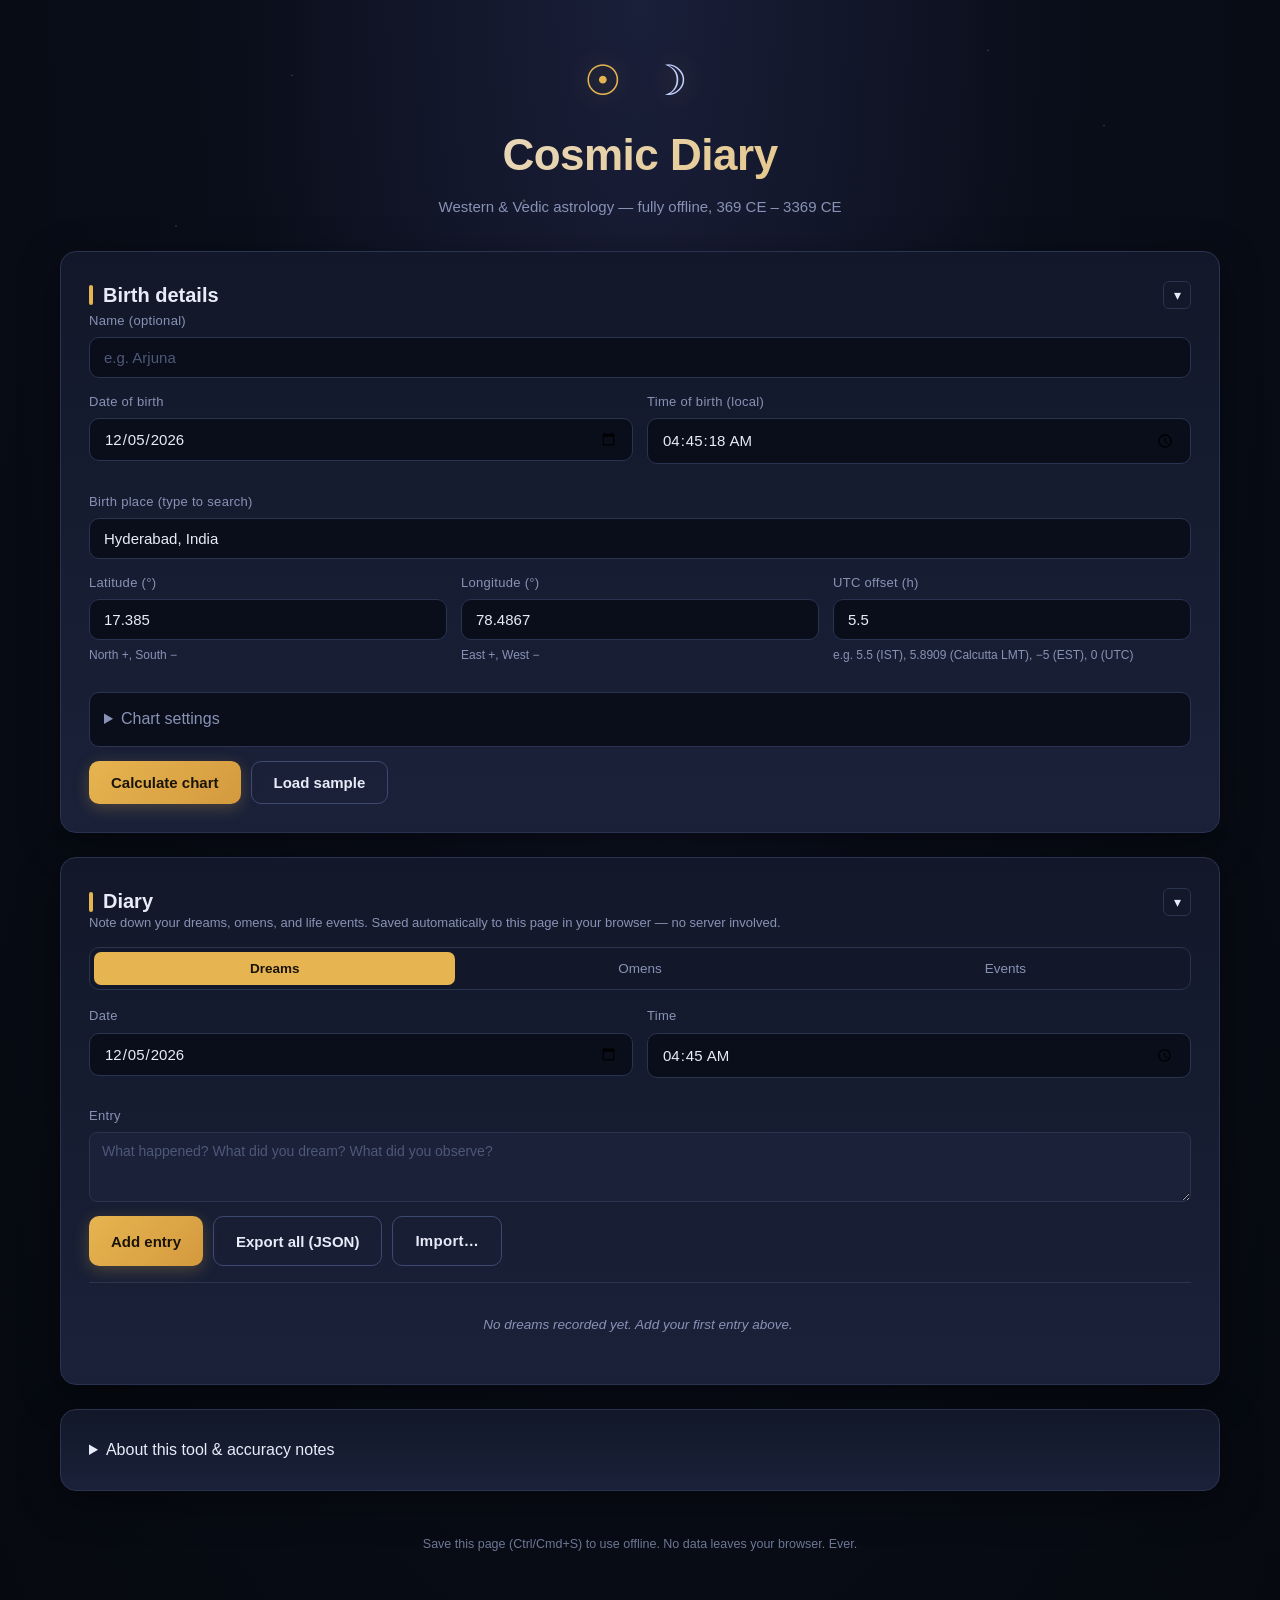
<file: index.html>
<!DOCTYPE html>
<html lang="en">
<head>
<meta charset="UTF-8">
<title>Cosmic Diary</title>
<meta http-equiv="refresh" content="0; url=Cosmic_Diary.html">
<link rel="canonical" href="Cosmic_Diary.html">
<style>
  body { background: #0a0e1a; color: #8892b5; font-family: -apple-system, BlinkMacSystemFont, "Segoe UI", Roboto, sans-serif; text-align: center; padding: 60px 20px; }
  a { color: #e6b450; }
</style>
</head>
<body>
<p>Loading Cosmic Diary… if you are not redirected, <a href="Cosmic_Diary.html">click here</a>.</p>
<script>window.location.replace("Cosmic_Diary.html");</script>
</body>
</html>
</file>
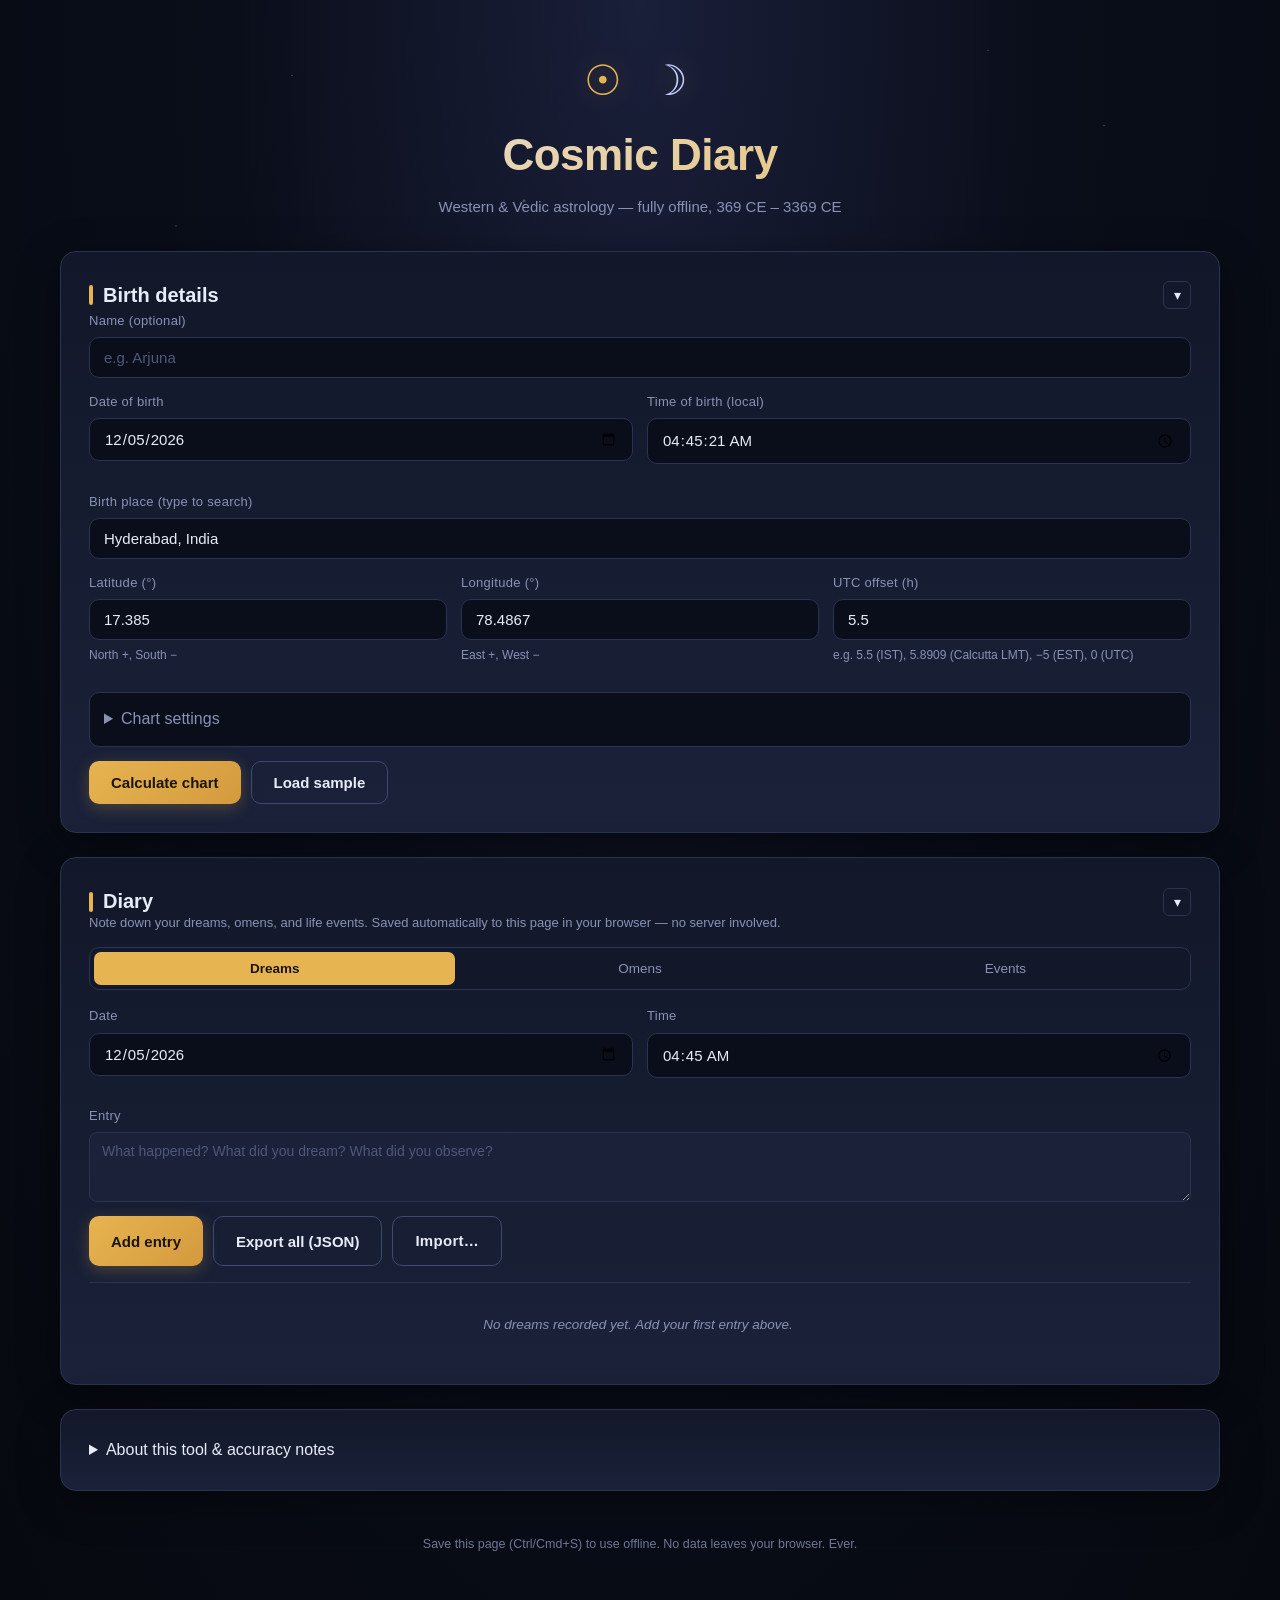
<file: Cosmic_Diary.html>
<!DOCTYPE html>
<html lang="en">
<head>
<meta charset="UTF-8">
<meta name="viewport" content="width=device-width, initial-scale=1.0">
<meta name="description" content="Offline Western and Vedic astrology chart calculator with Vimshottari Dasha, transits, and AI prompt generator. Works in any browser without internet.">
<title>Cosmic Diary — Offline Western &amp; Vedic Astrology</title>
<style>
:root {
  --bg: #0a0e1a;
  --bg-elev: #121829;
  --bg-elev-2: #1a2139;
  --border: #2a3350;
  --border-strong: #3d4970;
  --text: #e8ecf8;
  --text-muted: #8892b5;
  --accent: #e6b450;   /* gold */
  --accent-2: #9d7bff; /* violet */
  --accent-3: #55d6c2; /* teal */
  --danger: #ff6b6b;
  --success: #4ade80;
  --sign-fire: #ff8b6b;
  --sign-earth: #a8d67e;
  --sign-air: #7ec7ff;
  --sign-water: #b392e7;
  --shadow: 0 10px 40px rgba(0,0,0,.4);
}

* { box-sizing: border-box; }
html, body { margin: 0; padding: 0; }
body {
  font-family: -apple-system, BlinkMacSystemFont, "Segoe UI", Roboto, "Helvetica Neue", Arial, sans-serif;
  background: radial-gradient(ellipse at top, #1a1f3a 0%, var(--bg) 45%, #06090f 100%);
  color: var(--text);
  line-height: 1.55;
  min-height: 100vh;
}

#app { max-width: 1200px; margin: 0 auto; padding: 0 20px 60px; }

/* ---------- Hero ---------- */
.hero {
  padding: 48px 0 32px;
  text-align: center;
  position: relative;
}
.hero::before {
  content: "";
  position: absolute;
  inset: 0;
  background-image:
    radial-gradient(1px 1px at 20% 30%, #fff, transparent),
    radial-gradient(1px 1px at 60% 70%, #fff, transparent),
    radial-gradient(1px 1px at 80% 20%, #fff, transparent),
    radial-gradient(2px 2px at 40% 80%, #fff, transparent),
    radial-gradient(1px 1px at 90% 50%, #fff, transparent),
    radial-gradient(1px 1px at 10% 90%, #fff, transparent);
  opacity: .35;
  pointer-events: none;
}
.hero-inner { position: relative; }
.logo {
  font-size: 42px;
  letter-spacing: 8px;
  margin-bottom: 8px;
  filter: drop-shadow(0 0 12px rgba(230, 180, 80, .35));
}
.logo-glyph { color: var(--accent); }
.logo-moon { color: #c4d0ff; }
h1 {
  font-size: clamp(28px, 4.5vw, 44px);
  margin: 4px 0 6px;
  font-weight: 600;
  letter-spacing: -.5px;
  background: linear-gradient(135deg, var(--text) 0%, var(--accent) 100%);
  -webkit-background-clip: text;
  background-clip: text;
  -webkit-text-fill-color: transparent;
}
.tagline { color: var(--text-muted); margin: 0; font-size: 15px; }

/* ---------- Cards ---------- */
.card {
  background: linear-gradient(180deg, var(--bg-elev) 0%, var(--bg-elev-2) 100%);
  border: 1px solid var(--border);
  border-radius: 16px;
  padding: 28px;
  margin-bottom: 24px;
  box-shadow: var(--shadow);
}
.card h2 {
  margin: 0 0 20px;
  font-size: 20px;
  font-weight: 600;
  color: var(--text);
  display: flex;
  align-items: center;
  gap: 10px;
}
.card h2::before {
  content: "";
  width: 4px; height: 20px;
  background: var(--accent);
  border-radius: 2px;
}

/* ---------- Forms ---------- */
.field { display: flex; flex-direction: column; gap: 6px; margin-bottom: 14px; position: relative; }
.field-row { display: grid; grid-template-columns: repeat(auto-fit, minmax(180px, 1fr)); gap: 14px; margin-bottom: 14px; }
label { font-size: 13px; font-weight: 500; color: var(--text-muted); letter-spacing: .3px; }
input[type="text"], input[type="date"], input[type="time"], input[type="number"], select, textarea {
  background: var(--bg);
  border: 1px solid var(--border);
  color: var(--text);
  padding: 11px 14px;
  border-radius: 10px;
  font-size: 15px;
  font-family: inherit;
  transition: border-color .15s, box-shadow .15s;
  width: 100%;
}
input:focus, select:focus, textarea:focus {
  outline: none;
  border-color: var(--accent);
  box-shadow: 0 0 0 3px rgba(230, 180, 80, .15);
}
input::placeholder, textarea::placeholder { color: #4e5878; }
.hint { color: var(--text-muted); font-size: 12px; }

textarea { resize: vertical; min-height: 80px; font-family: inherit; }

details.advanced {
  background: var(--bg);
  border: 1px solid var(--border);
  border-radius: 10px;
  padding: 10px 14px;
  margin: 6px 0 14px;
}
details.advanced summary {
  cursor: pointer;
  font-weight: 500;
  color: var(--text-muted);
  padding: 4px 0;
  user-select: none;
}
details.advanced[open] summary { margin-bottom: 10px; color: var(--text); }

.actions { display: flex; gap: 10px; margin-top: 8px; flex-wrap: wrap; }
.btn-primary, .btn-ghost {
  padding: 12px 22px;
  border-radius: 10px;
  font-size: 15px;
  font-weight: 600;
  cursor: pointer;
  font-family: inherit;
  transition: transform .08s, box-shadow .15s, background .15s;
}
.btn-primary {
  background: linear-gradient(135deg, var(--accent) 0%, #d49a3e 100%);
  color: #1a1409;
  border: none;
  box-shadow: 0 4px 16px rgba(230, 180, 80, .25);
}
.btn-primary:hover { transform: translateY(-1px); box-shadow: 0 6px 20px rgba(230, 180, 80, .35); }
.btn-primary:active { transform: translateY(0); }
.btn-ghost {
  background: transparent;
  color: var(--text);
  border: 1px solid var(--border-strong);
}
.btn-ghost:hover { background: var(--bg-elev-2); border-color: var(--accent); }

/* ---------- Suggestions dropdown ---------- */
.place-field { position: relative; }
.suggestions {
  position: absolute;
  top: 100%;
  left: 0;
  right: 0;
  background: var(--bg-elev-2);
  border: 1px solid var(--border-strong);
  border-radius: 10px;
  margin-top: 4px;
  max-height: 240px;
  overflow-y: auto;
  z-index: 100;
  display: none;
  box-shadow: var(--shadow);
}
.suggestions.open { display: block; }
.suggestion {
  padding: 10px 14px;
  cursor: pointer;
  font-size: 14px;
  border-bottom: 1px solid var(--border);
}
.suggestion:last-child { border-bottom: none; }
.suggestion:hover, .suggestion.active { background: var(--bg); color: var(--accent); }
.suggestion-meta { color: var(--text-muted); font-size: 12px; margin-left: 6px; }

/* ---------- Results ---------- */
.results { margin-top: 16px; }
.hidden { display: none !important; }

.summary {
  background: linear-gradient(135deg, rgba(230,180,80,.08) 0%, rgba(157,123,255,.08) 100%);
  border: 1px solid var(--border);
  border-radius: 14px;
  padding: 18px 22px;
  margin-bottom: 18px;
  display: grid;
  grid-template-columns: repeat(auto-fit, minmax(180px, 1fr));
  gap: 16px;
}
.summary-item .label { font-size: 12px; color: var(--text-muted); text-transform: uppercase; letter-spacing: 1px; margin-bottom: 3px; }
.summary-item .value { font-size: 15px; font-weight: 500; }
.summary-item .value .glyph { color: var(--accent); }

/* ---------- Tabs ---------- */
.tabs {
  display: flex;
  flex-wrap: wrap;
  gap: 4px;
  background: var(--bg-elev);
  border: 1px solid var(--border);
  padding: 5px;
  border-radius: 12px;
  margin-bottom: 20px;
}
.tab-btn {
  flex: 1 1 auto;
  min-width: 110px;
  background: transparent;
  color: var(--text-muted);
  border: none;
  padding: 10px 14px;
  border-radius: 8px;
  cursor: pointer;
  font-size: 14px;
  font-weight: 500;
  font-family: inherit;
  transition: background .15s, color .15s;
}
.tab-btn:hover { color: var(--text); background: rgba(255,255,255,.03); }
.tab-btn.active { background: var(--accent); color: #1a1409; font-weight: 600; }

.tab-panel { display: none; }
.tab-panel.active { display: block; animation: fadeIn .2s ease-out; }
@keyframes fadeIn { from { opacity: 0; transform: translateY(4px); } to { opacity: 1; transform: translateY(0); } }

/* ---------- Chart wrappers ---------- */
.chart-wrap {
  background: var(--bg-elev);
  border: 1px solid var(--border);
  border-radius: 14px;
  padding: 14px;
  text-align: center;
  overflow: auto;
  max-height: 80vh;
}
.chart-wrap svg {
  max-width: 480px;
  width: 100%;
  height: auto;
  display: inline-block;
  transition: max-width 0.18s ease-out;
  cursor: zoom-in;
}
.varga-cell { cursor: zoom-in; transition: transform 0.15s, border-color 0.15s; }
.varga-cell:hover { transform: translateY(-2px); border-color: var(--accent); }

/* ---------- Chart zoom modal ---------- */
.modal {
  position: fixed;
  inset: 0;
  z-index: 1000;
  display: flex;
  align-items: center;
  justify-content: center;
}
.modal.hidden { display: none; }
.modal-backdrop {
  position: absolute;
  inset: 0;
  background: rgba(4, 6, 14, 0.82);
  backdrop-filter: blur(4px);
}
.modal-content {
  position: relative;
  width: min(94vw, 1100px);
  height: min(94vh, 1000px);
  background: var(--bg-elev);
  border: 1px solid var(--border-strong);
  border-radius: 16px;
  box-shadow: 0 20px 80px rgba(0, 0, 0, 0.6);
  display: flex;
  flex-direction: column;
  overflow: hidden;
}
.modal-toolbar {
  display: flex;
  align-items: center;
  gap: 14px;
  padding: 12px 16px;
  border-bottom: 1px solid var(--border);
  background: var(--bg-elev-2);
}
.modal-title {
  color: var(--accent);
  font-weight: 600;
  font-size: 15px;
  flex: 1;
  white-space: nowrap;
  overflow: hidden;
  text-overflow: ellipsis;
}
.modal-close {
  width: 32px;
  height: 32px;
  font-size: 20px;
  font-weight: 700;
  background: transparent;
}
.modal-close:hover {
  background: var(--danger);
  border-color: var(--danger);
  color: white;
}
.modal-chart-wrap {
  flex: 1;
  overflow: auto;
  padding: 16px;
  text-align: center;
  background:
    radial-gradient(circle at 30% 20%, rgba(157,123,255,0.05) 0%, transparent 40%),
    var(--bg);
}
.modal-chart-wrap svg {
  max-width: 800px;
  width: 100%;
  height: auto;
  display: inline-block;
  transition: max-width 0.18s ease-out;
  cursor: default;
}

/* Chart toolbar — zoom controls + action buttons above a chart */
.chart-toolbar {
  display: flex;
  justify-content: space-between;
  align-items: center;
  gap: 10px;
  margin-bottom: 8px;
  flex-wrap: wrap;
}
.zoom-group {
  display: inline-flex;
  align-items: center;
  gap: 4px;
  background: var(--bg-elev);
  border: 1px solid var(--border);
  border-radius: 10px;
  padding: 4px 8px;
}
.zoom-group .zoom-label {
  font-size: 12px;
  color: var(--text-muted);
  min-width: 42px;
  text-align: center;
  font-variant-numeric: tabular-nums;
}
.btn-icon {
  background: transparent;
  border: 1px solid var(--border);
  color: var(--text);
  width: 28px;
  height: 28px;
  border-radius: 6px;
  cursor: pointer;
  font-size: 14px;
  display: inline-flex;
  align-items: center;
  justify-content: center;
  transition: all 0.15s;
  padding: 0;
  line-height: 1;
}
.btn-icon:hover {
  background: var(--bg-elev-2);
  border-color: var(--accent);
  color: var(--accent);
}
.btn-small {
  font-size: 12px;
  padding: 6px 12px;
}

/* ---------- Vargas grid ---------- */
.vargas-panel {
  margin-top: 18px;
  padding: 16px;
  background: var(--bg-elev);
  border: 1px solid var(--border);
  border-radius: 12px;
}
.vargas-panel h3 {
  margin: 0 0 4px 0;
  color: var(--accent);
  font-size: 15px;
}
.vargas-panel .muted {
  color: var(--text-muted);
  margin: 0 0 14px 0;
  font-size: 13px;
}
.vargas-grid {
  display: grid;
  grid-template-columns: repeat(3, 1fr);
  gap: 14px;
}
.varga-cell {
  background: var(--bg-elev-2);
  border: 1px solid var(--border);
  border-radius: 10px;
  padding: 10px;
  display: flex;
  flex-direction: column;
  gap: 6px;
}
.varga-header {
  display: flex;
  align-items: baseline;
  gap: 8px;
}
.varga-id {
  color: var(--accent);
  font-weight: 700;
  font-size: 14px;
}
.varga-name {
  color: var(--text);
  font-size: 13px;
}
.varga-svg-wrap { width: 100%; }
.varga-svg-wrap svg { width: 100%; height: auto; display: block; }
.varga-purpose {
  font-size: 11px;
  color: var(--text-muted);
  text-align: center;
  margin-top: 2px;
}
@media (max-width: 780px) {
  .vargas-grid { grid-template-columns: repeat(2, 1fr); }
}
@media (max-width: 480px) {
  .vargas-grid { grid-template-columns: 1fr; }
}

/* ---------- Collapsible input card ---------- */
.card-header {
  display: flex;
  align-items: center;
  justify-content: space-between;
  gap: 10px;
}
.card-header h2 { margin: 0; }
.input-card.collapsed form,
.input-card.collapsed .actions { display: none; }
.input-card.collapsed {
  padding-bottom: 14px;
}
.input-card.collapsed #btn-toggle-input { transform: rotate(-90deg); }
#btn-toggle-input { transition: transform 0.2s; }

.chart-meta {
  margin-top: 16px;
  padding: 14px 18px;
  background: var(--bg-elev);
  border: 1px solid var(--border);
  border-radius: 12px;
  font-size: 13px;
  color: var(--text-muted);
}

/* ---------- Tables ---------- */
table.astro {
  width: 100%;
  border-collapse: collapse;
  background: var(--bg-elev);
  border-radius: 12px;
  overflow: hidden;
  font-size: 14px;
  margin-bottom: 18px;
  border: 1px solid var(--border);
}
table.astro th, table.astro td {
  padding: 10px 12px;
  text-align: left;
  border-bottom: 1px solid var(--border);
}
table.astro th {
  background: var(--bg-elev-2);
  color: var(--text-muted);
  font-weight: 600;
  text-transform: uppercase;
  font-size: 11px;
  letter-spacing: .5px;
}
table.astro tr:last-child td { border-bottom: none; }
table.astro tr:hover td { background: rgba(255,255,255,.02); }
table.astro .glyph { color: var(--accent); font-size: 16px; margin-right: 6px; }
table.astro .retro { color: var(--accent-2); font-weight: 600; }

.table-title { font-size: 15px; font-weight: 600; margin: 18px 0 10px; color: var(--accent); }

/* ---------- Aspect list ---------- */
.aspect-list {
  margin-top: 16px;
  padding: 16px 20px;
  background: var(--bg-elev);
  border: 1px solid var(--border);
  border-radius: 12px;
}
.aspect-list h3 { margin: 0 0 10px; font-size: 15px; color: var(--accent); }
.aspect-item {
  display: inline-flex;
  align-items: center;
  gap: 6px;
  margin: 3px 10px 3px 0;
  padding: 4px 10px;
  background: var(--bg-elev-2);
  border-radius: 16px;
  font-size: 13px;
}

/* ---------- Dasha ---------- */
.dasha-current {
  background: linear-gradient(135deg, rgba(230,180,80,.12) 0%, rgba(85,214,194,.08) 100%);
  border: 1px solid var(--accent);
  border-radius: 12px;
  padding: 16px 20px;
  margin-bottom: 16px;
  display: flex;
  align-items: center;
  gap: 18px;
}
.dasha-current-icon {
  flex-shrink: 0;
  width: 72px;
  height: 72px;
  display: flex;
  align-items: center;
  justify-content: center;
  filter: drop-shadow(0 4px 12px rgba(230, 180, 80, 0.2));
}
.dasha-current-icon svg {
  width: 100%;
  height: 100%;
  display: block;
}
.dasha-current-body { flex: 1; min-width: 0; }
.dasha-current-dates {
  margin-top: 6px;
  color: var(--text-muted);
  font-size: 13px;
  line-height: 1.6;
}
.dasha-current .label { color: var(--accent); font-weight: 600; font-size: 13px; letter-spacing: .5px; text-transform: uppercase; }
.dasha-current .value { font-size: 20px; font-weight: 600; margin-top: 4px; word-wrap: break-word; }
.dasha-section { margin-bottom: 20px; }
.dasha-section h3 { color: var(--accent); font-size: 15px; margin: 0 0 8px; }

/* ---------- Transits ---------- */
.transit-controls {
  background: var(--bg-elev);
  border: 1px solid var(--border);
  border-radius: 12px;
  padding: 16px 20px;
  margin-bottom: 16px;
}
.divider { border: none; border-top: 1px solid var(--border); margin: 24px 0; }

.event-item {
  background: var(--bg-elev);
  border: 1px solid var(--border);
  border-left: 3px solid var(--accent);
  border-radius: 10px;
  padding: 12px 16px;
  margin-bottom: 10px;
}
.event-item.major { border-left-color: var(--accent-2); }
.event-item.sade-sati { border-left-color: var(--danger); }
.event-date { color: var(--accent); font-size: 13px; font-weight: 600; }
.event-title { font-weight: 500; margin: 2px 0; }
.event-desc { font-size: 13px; color: var(--text-muted); }

/* ---------- Prompt ---------- */
.prompt-opts { display: flex; flex-wrap: wrap; gap: 14px; margin: 12px 0 16px; font-size: 14px; }
.prompt-opts label { display: flex; align-items: center; gap: 6px; color: var(--text); cursor: pointer; }
.prompt-opts input { width: auto; margin: 0; }

.prompt-output-wrap {
  margin-top: 16px;
  background: var(--bg-elev);
  border: 1px solid var(--border);
  border-radius: 12px;
  overflow: hidden;
}
.prompt-actions {
  display: flex;
  justify-content: space-between;
  align-items: center;
  padding: 10px 14px;
  background: var(--bg-elev-2);
  border-bottom: 1px solid var(--border);
}
.prompt-chars { color: var(--text-muted); font-size: 12px; }
#prompt-output {
  margin: 0;
  padding: 16px;
  font-family: "SF Mono", Menlo, Consolas, monospace;
  font-size: 12.5px;
  line-height: 1.5;
  white-space: pre-wrap;
  word-break: break-word;
  max-height: 420px;
  overflow-y: auto;
}

/* ---------- Misc ---------- */
.muted { color: var(--text-muted); font-size: 14px; }
footer {
  text-align: center;
  color: var(--text-muted);
  font-size: 12.5px;
  padding: 20px 0 0;
}
.footer-tagline { margin: 0; opacity: 0.8; }

/* ---------- Diary ---------- */
.diary-card.collapsed .diary-tabs,
.diary-card.collapsed .diary-form,
.diary-card.collapsed .diary-entries-wrap,
.diary-card.collapsed > p.about-sub { display: none; }
.diary-card.collapsed #btn-toggle-diary { transform: rotate(-90deg); }

.diary-tabs {
  display: flex;
  gap: 4px;
  background: var(--bg-elev);
  border: 1px solid var(--border);
  border-radius: 10px;
  padding: 4px;
  margin: 14px 0 16px;
}
.diary-tab {
  flex: 1 1 0;
  background: transparent;
  color: var(--text-muted);
  border: none;
  padding: 9px 14px;
  border-radius: 7px;
  cursor: pointer;
  font-size: 13.5px;
  font-weight: 500;
  font-family: inherit;
  transition: background 0.15s, color 0.15s;
}
.diary-tab:hover { color: var(--text); background: rgba(255,255,255,.03); }
.diary-tab.active { background: var(--accent); color: #1a1409; font-weight: 600; }

.diary-form { margin-bottom: 16px; }
.diary-form textarea {
  width: 100%;
  background: var(--bg-elev-2);
  color: var(--text);
  border: 1px solid var(--border);
  border-radius: 8px;
  padding: 10px 12px;
  font-family: inherit;
  font-size: 14px;
  resize: vertical;
  min-height: 70px;
}
.diary-form textarea:focus {
  outline: none;
  border-color: var(--accent);
}
.diary-import-label {
  display: inline-flex;
  align-items: center;
  cursor: pointer;
}

/* Entries list — scrollable after a certain height */
.diary-entries-wrap {
  max-height: 420px;
  overflow-y: auto;
  padding-right: 4px;
  border-top: 1px solid var(--border);
  padding-top: 12px;
}
.diary-entries {
  display: flex;
  flex-direction: column;
  gap: 10px;
}
.diary-entry {
  background: var(--bg-elev-2);
  border: 1px solid var(--border);
  border-radius: 10px;
  padding: 10px 14px;
  transition: border-color 0.15s;
}
.diary-entry:hover { border-color: var(--border-strong); }
.diary-entry-head {
  display: flex;
  align-items: center;
  justify-content: space-between;
  margin-bottom: 6px;
}
.diary-entry-date {
  color: var(--accent);
  font-size: 12.5px;
  font-weight: 600;
  letter-spacing: 0.3px;
}
.diary-del {
  background: transparent;
  border: 1px solid var(--border);
  color: var(--text-muted);
  width: 22px;
  height: 22px;
  border-radius: 5px;
  cursor: pointer;
  font-size: 14px;
  line-height: 1;
  padding: 0;
  display: inline-flex;
  align-items: center;
  justify-content: center;
}
.diary-del:hover {
  color: white;
  background: var(--danger);
  border-color: var(--danger);
}
.diary-entry-body {
  color: var(--text);
  font-size: 14px;
  line-height: 1.55;
  white-space: pre-wrap;
  word-wrap: break-word;
}
.diary-empty {
  color: var(--text-muted);
  font-style: italic;
  font-size: 13.5px;
  text-align: center;
  padding: 20px 12px;
}

/* About sub-sections (Knowledge links, Integrity) */
.about-subhead {
  color: var(--accent);
  font-size: 14px;
  margin: 22px 0 6px;
  font-weight: 600;
  letter-spacing: 0.3px;
}
.about-sub {
  color: var(--text-muted);
  font-size: 13px;
  margin: 0 0 10px;
}

/* Knowledge links — visible URLs, explicit anchors */
.knowledge-links {
  list-style: none;
  padding: 0;
  margin: 0;
}
.knowledge-links li {
  padding: 8px 12px;
  margin-bottom: 6px;
  background: var(--bg-elev-2);
  border: 1px solid var(--border);
  border-radius: 8px;
  font-size: 13px;
  word-break: break-all;
}
.knowledge-links .kl-label {
  color: var(--accent);
  font-weight: 600;
  margin-right: 6px;
}
.knowledge-links a {
  color: var(--accent-3);
  text-decoration: underline;
  text-decoration-color: rgba(85, 214, 194, 0.4);
  text-underline-offset: 2px;
  font-family: "SF Mono", Menlo, Consolas, monospace;
  font-size: 12.5px;
}
.knowledge-links a:hover {
  color: #7de6d3;
  text-decoration-color: var(--accent-3);
}

/* Integrity status panel */
.integrity-status {
  padding: 12px 14px;
  border-radius: 10px;
  font-size: 13px;
  line-height: 1.55;
  border: 1px solid var(--border);
  background: var(--bg-elev-2);
  word-break: break-all;
}
.integrity-status.integrity-ok {
  border-color: rgba(74, 222, 128, 0.45);
  background: rgba(74, 222, 128, 0.06);
  color: #cfe9d3;
}
.integrity-status.integrity-ok strong { color: var(--success); }
.integrity-status.integrity-fail {
  border-color: rgba(255, 107, 107, 0.55);
  background: rgba(255, 107, 107, 0.08);
  color: #ffd4d4;
}
.integrity-status.integrity-fail strong { color: var(--danger); }
.integrity-status.integrity-unknown {
  border-color: rgba(230, 180, 80, 0.4);
  background: rgba(230, 180, 80, 0.06);
  color: var(--accent);
}
.integrity-hash-label { color: var(--text-muted); font-size: 12px; }
.integrity-hash, .integrity-status code {
  font-family: "SF Mono", Menlo, Consolas, monospace;
  font-size: 11.5px;
  background: rgba(255,255,255,.05);
  padding: 2px 6px;
  border-radius: 4px;
  color: var(--text);
}
.integrity-details { margin-top: 10px; }
.integrity-details summary {
  cursor: pointer;
  font-size: 12.5px;
  color: var(--text-muted);
  padding: 6px 0;
}
.integrity-details summary:hover { color: var(--accent); }
.integrity-details p { font-size: 12.5px; color: var(--text-muted); margin: 8px 0; }
.integrity-details ul { font-size: 12.5px; margin: 4px 0 8px 16px; padding: 0; }
.integrity-details li { margin-bottom: 3px; }
.integrity-details code {
  font-family: "SF Mono", Menlo, Consolas, monospace;
  font-size: 12px;
  background: rgba(255,255,255,.04);
  padding: 1px 5px;
  border-radius: 3px;
}
.info-card p, .info-card ul { color: var(--text-muted); font-size: 14px; }
.info-card li { margin-bottom: 6px; }
.info-card strong { color: var(--text); }

/* ---------- Responsive ---------- */
@media (max-width: 780px) {
  #app { padding: 0 12px 40px; }
  .hero { padding: 32px 0 20px; }
  .hero h1 { font-size: 32px; }
  .card { padding: 18px 14px; }
  .chart-wrap { padding: 10px; max-height: 70vh; }
  .chart-wrap svg { max-width: 100%; }
  .chart-toolbar { gap: 8px; }
  .zoom-group { padding: 3px 6px; }
  .zoom-group .zoom-label { min-width: 36px; font-size: 11px; }
  .btn-icon { width: 26px; height: 26px; font-size: 13px; }
  .dasha-current { padding: 14px; gap: 12px; }
  .dasha-current-icon { width: 56px; height: 56px; }
  .dasha-current .value { font-size: 16px; }
  .dasha-current-dates { font-size: 12px; }
}

@media (max-width: 640px) {
  body { font-size: 14px; }
  .hero { padding: 24px 0 16px; }
  .hero h1 { font-size: 26px; }
  .tagline { font-size: 13px; }
  .logo { font-size: 28px; }
  .card { padding: 16px 12px; }
  .card-header h2 { font-size: 18px; }
  h2 { font-size: 18px; }
  h3 { font-size: 15px; }

  /* Tabs: horizontal scroll instead of wrap so they stay compact */
  .tabs {
    flex-wrap: nowrap;
    overflow-x: auto;
    overflow-y: hidden;
    padding: 4px;
    scrollbar-width: thin;
    -webkit-overflow-scrolling: touch;
  }
  .tab-btn {
    flex: 0 0 auto;
    min-width: auto;
    font-size: 12.5px;
    padding: 8px 12px;
    white-space: nowrap;
  }

  /* Form fields: single column */
  .field-row { grid-template-columns: 1fr; gap: 10px; margin-bottom: 10px; }
  .field label { font-size: 13px; }
  input, select, textarea { font-size: 15px; }  /* 15+ avoids iOS zoom on focus */
  .actions { flex-direction: column; align-items: stretch; }
  .actions button { width: 100%; }

  /* Chart toolbar stacks */
  .chart-toolbar {
    flex-direction: column;
    align-items: stretch;
    gap: 8px;
  }
  .zoom-group { justify-content: center; }
  .btn-small { width: 100%; }

  /* Modal: use nearly full screen */
  .modal-content {
    width: 100vw;
    height: 100vh;
    max-height: 100vh;
    border-radius: 0;
    border: none;
  }
  .modal-toolbar { padding: 10px 12px; gap: 8px; }
  .modal-title { font-size: 13px; }
  .modal-chart-wrap { padding: 10px; }
  .modal-chart-wrap svg { max-width: 100%; }

  /* Dasha current card: stack icon on top */
  .dasha-current {
    flex-direction: column;
    text-align: center;
    align-items: center;
    padding: 14px 12px;
  }
  .dasha-current-icon { width: 64px; height: 64px; }
  .dasha-current .value { font-size: 15px; text-align: center; }
  .dasha-current-dates { font-size: 12px; text-align: left; }

  /* Tables: allow horizontal scroll on mobile */
  .astro { font-size: 12.5px; }
  table.astro th, table.astro td { padding: 6px 8px; }
  #positions-tables, #dasha-view, #transit-view, #events-view {
    overflow-x: auto;
    -webkit-overflow-scrolling: touch;
  }
  table.astro { min-width: 100%; }

  /* Vargas: single column on phones */
  .vargas-panel { padding: 12px; }
  .vargas-grid { grid-template-columns: 1fr; gap: 10px; }

  /* Summary tighter */
  .summary { padding: 12px 14px; font-size: 13px; }
}

@media (max-width: 420px) {
  .hero h1 { font-size: 22px; }
  .card { padding: 14px 10px; }
  .tab-btn { font-size: 12px; padding: 7px 10px; }
  .dasha-current .value { font-size: 14px; }
}

/* Print styles */
@media print {
  body { background: white; color: black; }
  .tabs, .actions, .transit-controls, .prompt-opts, #btn-copy-prompt, footer, header { display: none; }
  .card { box-shadow: none; border: 1px solid #ccc; page-break-inside: avoid; }
  .tab-panel { display: block !important; page-break-after: always; }
}

</style>
</head>
<body>
<div id="app">
  <header class="hero">
    <div class="hero-inner">
      <div class="logo">
        <span class="logo-glyph">☉</span>
        <span class="logo-glyph logo-moon">☽</span>
      </div>
      <h1>Cosmic Diary</h1>
      <p class="tagline">Western &amp; Vedic astrology — fully offline, 369 CE – 3369 CE</p>
    </div>
  </header>

  <main>
    <section class="card input-card" id="input-card">
      <div class="card-header">
        <h2>Birth details</h2>
        <button type="button" id="btn-toggle-input" class="btn-icon" title="Collapse / expand" aria-label="Collapse or expand birth details">▾</button>
      </div>
      <form id="birth-form" autocomplete="off">
        <div class="field">
          <label for="name">Name (optional)</label>
          <input type="text" id="name" placeholder="e.g. Arjuna">
        </div>

        <div class="field-row">
          <div class="field">
            <label for="dob">Date of birth</label>
            <input type="date" id="dob" required min="0369-01-01" max="3369-12-31">
          </div>
          <div class="field">
            <label for="tob">Time of birth (local)</label>
            <input type="time" id="tob" step="1" required value="12:00:00">
          </div>
        </div>

        <div class="field place-field">
          <label for="place-search">Birth place (type to search)</label>
          <input type="text" id="place-search" placeholder="e.g. Hyderabad" autocomplete="off">
          <div class="suggestions" id="place-suggestions" role="listbox"></div>
        </div>

        <div class="field-row">
          <div class="field">
            <label for="lat">Latitude (°)</label>
            <input type="number" id="lat" step="0.000001" min="-90" max="90" placeholder="17.385044" required>
            <small class="hint">North +, South −</small>
          </div>
          <div class="field">
            <label for="lon">Longitude (°)</label>
            <input type="number" id="lon" step="0.000001" min="-180" max="180" placeholder="78.486671" required>
            <small class="hint">East +, West −</small>
          </div>
          <div class="field">
            <label for="tz">UTC offset (h)</label>
            <input type="number" id="tz" step="any" min="-14" max="14" value="5.5" required>
            <small class="hint">e.g. 5.5 (IST), 5.8909 (Calcutta LMT), −5 (EST), 0 (UTC)</small>
          </div>
        </div>

        <details class="advanced">
          <summary>Chart settings</summary>
          <div class="field-row">
            <div class="field">
              <label for="ayanamsa">Ayanamsa</label>
              <select id="ayanamsa">
                <option value="lahiri">Lahiri (Chitrapaksha)</option>
                <option value="pushya">Pushya Paksha</option>
              </select>
            </div>
            <div class="field">
              <label for="house-system">Western houses</label>
              <select id="house-system">
                <option value="placidus">Placidus</option>
                <option value="whole-sign">Whole Sign</option>
                <option value="koch">Koch</option>
              </select>
            </div>
            <div class="field">
              <label for="node-type">Lunar node</label>
              <select id="node-type">
                <option value="mean">Mean Node</option>
                <option value="true">True Node</option>
              </select>
            </div>
          </div>
        </details>

        <div class="actions">
          <button type="submit" class="btn-primary">Calculate chart</button>
          <button type="button" id="btn-sample" class="btn-ghost">Load sample</button>
        </div>
      </form>
    </section>

    <section id="results" class="results hidden">
      <div class="summary" id="summary"></div>

      <nav class="tabs" role="tablist">
        <button class="tab-btn" data-tab="western" role="tab">Western</button>
        <button class="tab-btn" data-tab="vedic-n" role="tab">Vedic · North</button>
        <button class="tab-btn active" data-tab="vedic-s" role="tab">Vedic · South</button>
        <button class="tab-btn" data-tab="tables" role="tab">Positions</button>
        <button class="tab-btn" data-tab="dasha" role="tab">Dasha</button>
        <button class="tab-btn" data-tab="transits" role="tab">Transits &amp; Events</button>
        <button class="tab-btn" data-tab="prompt" role="tab">AI Prompt</button>
      </nav>

      <div class="tab-panels">
        <div class="tab-panel" id="panel-western">
          <div class="chart-toolbar">
            <div class="zoom-group" data-zoom-target="western-chart">
              <button type="button" class="btn-icon zoom-out" title="Zoom out">−</button>
              <span class="zoom-label">100%</span>
              <button type="button" class="btn-icon zoom-in" title="Zoom in">+</button>
              <button type="button" class="btn-icon zoom-reset" title="Reset zoom">⟲</button>
            </div>
          </div>
          <div class="chart-wrap" id="western-chart"></div>
          <div class="aspect-list" id="western-aspects"></div>
        </div>

        <div class="tab-panel" id="panel-vedic-n">
          <div class="chart-toolbar">
            <div class="zoom-group" data-zoom-target="vedic-n-chart">
              <button type="button" class="btn-icon zoom-out" title="Zoom out">−</button>
              <span class="zoom-label">100%</span>
              <button type="button" class="btn-icon zoom-in" title="Zoom in">+</button>
              <button type="button" class="btn-icon zoom-reset" title="Reset zoom">⟲</button>
            </div>
            <button type="button" id="btn-toggle-vargas-n" class="btn-ghost btn-small">Show divisional charts ▾</button>
          </div>
          <div class="chart-wrap" id="vedic-n-chart"></div>
          <div class="chart-meta" id="vedic-n-meta"></div>
          <div class="vargas-panel hidden" id="vargas-panel-n">
            <h3>Divisional charts (Vargas) — South Indian layout</h3>
            <p class="muted">Each divisional chart looks at a different life area. The main Rāśi (D1) above is the overall picture; these refine specific domains.</p>
            <div class="vargas-grid" id="vargas-grid-n"></div>
          </div>
        </div>

        <div class="tab-panel active" id="panel-vedic-s">
          <div class="chart-toolbar">
            <div class="zoom-group" data-zoom-target="vedic-s-chart">
              <button type="button" class="btn-icon zoom-out" title="Zoom out">−</button>
              <span class="zoom-label">100%</span>
              <button type="button" class="btn-icon zoom-in" title="Zoom in">+</button>
              <button type="button" class="btn-icon zoom-reset" title="Reset zoom">⟲</button>
            </div>
            <button type="button" id="btn-toggle-vargas-s" class="btn-ghost btn-small">Show divisional charts ▾</button>
          </div>
          <div class="chart-wrap" id="vedic-s-chart"></div>
          <div class="chart-meta" id="vedic-s-meta"></div>
          <div class="vargas-panel hidden" id="vargas-panel-s">
            <h3>Divisional charts (Vargas) — South Indian layout</h3>
            <p class="muted">Each divisional chart looks at a different life area. The main Rāśi (D1) above is the overall picture; these refine specific domains.</p>
            <div class="vargas-grid" id="vargas-grid-s"></div>
          </div>
        </div>

        <div class="tab-panel" id="panel-tables">
          <div id="positions-tables"></div>
        </div>

        <div class="tab-panel" id="panel-dasha">
          <div id="dasha-view"></div>
        </div>

        <div class="tab-panel" id="panel-transits">
          <div class="transit-controls">
            <div class="field-row">
              <div class="field">
                <label for="transit-date">Transit date</label>
                <input type="date" id="transit-date">
              </div>
              <div class="field">
                <label for="transit-time">Time</label>
                <input type="time" id="transit-time" value="12:00">
              </div>
              <div class="field" style="align-self:flex-end">
                <button type="button" id="btn-transit-now" class="btn-ghost">Use now</button>
              </div>
            </div>
            <button type="button" id="btn-compute-transit" class="btn-primary">Compute transit</button>
          </div>
          <div id="transit-view"></div>
          <hr class="divider">
          <h3>Life events scan (Sade Sati, returns, key aspects)</h3>
          <div class="field-row">
            <div class="field">
              <label for="scan-from">From</label>
              <input type="date" id="scan-from">
            </div>
            <div class="field">
              <label for="scan-to">To</label>
              <input type="date" id="scan-to">
            </div>
            <div class="field" style="align-self:flex-end">
              <button type="button" id="btn-scan" class="btn-primary">Scan events</button>
            </div>
          </div>
          <div id="events-view"></div>
        </div>

        <div class="tab-panel" id="panel-prompt">
          <h3>Ask a question, get an AI-ready prompt</h3>
          <p class="muted">Type your question. We'll bundle it with your full chart context so any LLM (Claude, ChatGPT, Gemini…) can give you a grounded reading.</p>
          <textarea id="user-question" rows="3" placeholder="e.g. What does my chart say about my career in the next 2 years?"></textarea>
          <div class="prompt-opts">
            <label><input type="checkbox" id="opt-western" checked> Include Western chart</label>
            <label><input type="checkbox" id="opt-vedic" checked> Include Vedic chart</label>
            <label><input type="checkbox" id="opt-dasha" checked> Include current Dasha</label>
            <label><input type="checkbox" id="opt-transits" checked> Include current transits</label>
          </div>
          <button type="button" id="btn-gen-prompt" class="btn-primary">Generate prompt</button>
          <div class="prompt-output-wrap hidden" id="prompt-output-wrap">
            <div class="prompt-actions">
              <button type="button" id="btn-copy-prompt" class="btn-ghost">📋 Copy to clipboard</button>
              <span class="prompt-chars" id="prompt-chars"></span>
            </div>
            <pre id="prompt-output"></pre>
          </div>
        </div>
      </div>
    </section>

    <section class="card diary-card">
      <div class="card-header">
        <h2>Diary</h2>
        <button type="button" id="btn-toggle-diary" class="btn-icon" title="Collapse / expand" aria-label="Collapse or expand diary">▾</button>
      </div>
      <p class="about-sub" style="margin-top:-4px;">Note down your dreams, omens, and life events. Saved automatically to this page in your browser — no server involved.</p>

      <nav class="diary-tabs" role="tablist">
        <button class="diary-tab active" data-diary-tab="dreams" role="tab">Dreams</button>
        <button class="diary-tab" data-diary-tab="omens" role="tab">Omens</button>
        <button class="diary-tab" data-diary-tab="events" role="tab">Events</button>
      </nav>

      <form id="diary-form" class="diary-form" autocomplete="off">
        <div class="field-row">
          <div class="field">
            <label for="diary-date">Date</label>
            <input type="date" id="diary-date" required>
          </div>
          <div class="field">
            <label for="diary-time">Time</label>
            <input type="time" id="diary-time" value="12:00">
          </div>
        </div>
        <div class="field">
          <label for="diary-text">Entry</label>
          <textarea id="diary-text" rows="3" placeholder="What happened? What did you dream? What did you observe?" required></textarea>
        </div>
        <div class="actions">
          <button type="submit" class="btn-primary">Add entry</button>
          <button type="button" id="btn-diary-export" class="btn-ghost">Export all (JSON)</button>
          <label class="btn-ghost diary-import-label">
            Import&hellip;
            <input type="file" id="diary-import" accept="application/json,.json" hidden>
          </label>
        </div>
      </form>

      <div class="diary-entries-wrap">
        <div id="diary-entries" class="diary-entries"></div>
      </div>
    </section>

    <section class="card info-card">
      <details>
        <summary>About this tool &amp; accuracy notes</summary>
        <p>This is a self-contained offline astrology calculator. All planetary positions are computed locally using truncated VSOP87 series (planets), a Meeus-style lunar theory (Moon), and Lahiri / Pushya Paksha ayanamsa formulas. No network calls are made after the file is loaded.</p>
        <ul>
          <li><strong>Range:</strong> 369 CE – 3369 CE (3000-year window, centered roughly on modern era)</li>
          <li><strong>Accuracy:</strong> Planet longitudes ≲ 1′ from ~1000 CE onward; degrades to a few arcminutes at the far extremes (369 CE, 3369 CE). Sun/Moon stays within arc-seconds. Fine for all astrological use.</li>
          <li><strong>Timezone:</strong> You must enter the correct UTC offset for the birth location &amp; era (including DST if applicable). For pre-1970 births in the US/Europe, double-check historical DST.</li>
          <li><strong>Ayanamsas:</strong> Lahiri (Chitrapaksha, official Indian) uses 23°51′11″ at J2000 inception with secular drift. Pushya Paksha uses the Pushyamī nakshatra midpoint.</li>
          <li><strong>Dasha:</strong> Vimshottari (120-year cycle) based on Moon's nakshatra.</li>
          <li><strong>Verify critical cases</strong> against Swiss Ephemeris-based tools (e.g. Jagannatha Hora, Astrodienst).</li>
        </ul>

        <h4 class="about-subhead">Knowledge links</h4>
        <p class="about-sub">Recommended external reading/viewing. URLs shown in full so you can inspect before clicking.</p>
        <ul class="knowledge-links">
          <li><span class="kl-label">Omens</span> &mdash; <a href="https://bit.ly/3NlKyM0" target="_blank" rel="noopener noreferrer">https://bit.ly/3NlKyM0</a></li>
          <li><span class="kl-label">Seed</span> &mdash; <a href="https://www.youtube.com/watch?v=EKoCH8HatvE" target="_blank" rel="noopener noreferrer">https://www.youtube.com/watch?v=EKoCH8HatvE</a></li>
          <li><span class="kl-label">Kalki</span> &mdash; <a href="https://bit.ly/4rpLNg7" target="_blank" rel="noopener noreferrer">https://bit.ly/4rpLNg7</a></li>
        </ul>

        <h4 class="about-subhead">File integrity &amp; tamper check</h4>
        <p class="about-sub">This page contains a SHA-256 checksum of its own embedded JavaScript. When the page loads, your browser recomputes the hash and verifies it matches. Any modification to the core logic will break the check.</p>
        <div id="integrity-status" class="integrity-status">Checking&hellip;</div>
        <details class="integrity-details">
          <summary>How to verify independently &amp; what this detects</summary>
          <p><strong>Automatic self-check (above):</strong> The browser runs <code>crypto.subtle.digest('SHA-256', ...)</code> over the embedded code and compares to a hash baked in at build time. ✓ means the code matches what was built; ⚠ means it has been modified since.</p>
          <p><strong>Independent verification (recommended):</strong> Note the hash shown above the first time you receive this file. Whenever you re-open or receive a copy from someone else, check that the hash displayed matches your original record. A tampered file with updated code <em>and</em> updated hash will still pass its self-check, but the hash value itself will differ from your record — which is exactly how tampering becomes visible.</p>
          <p><strong>External command-line verification of the whole file</strong> (strongest check; requires a known-good reference hash):</p>
          <ul>
            <li>Linux: <code>sha256sum Cosmic_Diary.html</code></li>
            <li>macOS: <code>shasum -a 256 Cosmic_Diary.html</code></li>
            <li>Windows (PowerShell): <code>Get-FileHash Cosmic_Diary.html -Algorithm SHA256</code></li>
          </ul>
        </details>
      </details>
    </section>
  </main>

  <footer>
    <p class="footer-tagline">Save this page (Ctrl/Cmd+S) to use offline. No data leaves your browser. Ever.</p>
  </footer>

  <!-- Chart zoom modal -->
  <div id="chart-modal" class="modal hidden" role="dialog" aria-modal="true" aria-labelledby="modal-title">
    <div class="modal-backdrop" id="modal-backdrop"></div>
    <div class="modal-content">
      <div class="modal-toolbar">
        <span class="modal-title" id="modal-title"></span>
        <div class="zoom-group" data-zoom-target="modal-chart">
          <button type="button" class="btn-icon zoom-out" title="Zoom out">−</button>
          <span class="zoom-label">100%</span>
          <button type="button" class="btn-icon zoom-in" title="Zoom in">+</button>
          <button type="button" class="btn-icon zoom-reset" title="Reset">⟲</button>
        </div>
        <button type="button" class="btn-icon modal-close" id="modal-close" title="Close" aria-label="Close">×</button>
      </div>
      <div class="modal-chart-wrap" id="modal-chart"></div>
    </div>
  </div>
</div>
<script id="app-bundle">
"use strict";
/*__INTEGRITY_START__*/
/* Built 2026-04-23T08:46:27Z */

/* ============ 02_time.js ============ */
/* =============================================================
 * TIME & CALENDAR UTILITIES
 * ============================================================= */

const DEG = Math.PI / 180;
const RAD = 180 / Math.PI;
const J2000 = 2451545.0;
const TWO_PI = 2 * Math.PI;

function mod360(x) { x = x % 360; return x < 0 ? x + 360 : x; }
function mod2pi(x) { x = x % TWO_PI; return x < 0 ? x + TWO_PI : x; }

// Julian Day from Gregorian/Julian calendar date.
// Automatically uses Julian calendar before 1582-10-15, Gregorian after.
function julianDay(year, month, day, hour = 0, minute = 0, second = 0) {
  const frac = (hour + minute/60 + second/3600) / 24;
  let y = year, m = month;
  if (m <= 2) { y -= 1; m += 12; }
  // Gregorian reform: 1582-10-15 onwards
  const isGregorian = (year > 1582) ||
    (year === 1582 && (month > 10 || (month === 10 && day >= 15)));
  let B = 0;
  if (isGregorian) {
    const A = Math.floor(y / 100);
    B = 2 - A + Math.floor(A / 4);
  }
  const jd = Math.floor(365.25 * (y + 4716))
    + Math.floor(30.6001 * (m + 1))
    + day + B - 1524.5 + frac;
  return jd;
}

// Inverse: Julian Day -> {year, month, day, hour, minute, second}
function julianDayToDate(jd) {
  const j = jd + 0.5;
  const Z = Math.floor(j);
  const F = j - Z;
  let A;
  if (Z < 2299161) { A = Z; }
  else {
    const alpha = Math.floor((Z - 1867216.25) / 36524.25);
    A = Z + 1 + alpha - Math.floor(alpha / 4);
  }
  const B = A + 1524;
  const C = Math.floor((B - 122.1) / 365.25);
  const D = Math.floor(365.25 * C);
  const E = Math.floor((B - D) / 30.6001);
  const day = B - D - Math.floor(30.6001 * E) + F;
  const month = E < 14 ? E - 1 : E - 13;
  const year = month > 2 ? C - 4716 : C - 4715;
  const dayInt = Math.floor(day);
  let hr = (day - dayInt) * 24;
  const hour = Math.floor(hr);
  let mn = (hr - hour) * 60;
  const minute = Math.floor(mn);
  const second = (mn - minute) * 60;
  return { year, month, day: dayInt, hour, minute, second };
}

// Delta T (TT - UT1), in seconds.
// Uses Espenak & Meeus 2006 piecewise polynomial covering -1999 to +3000.
function deltaT(year, month = 1) {
  const y = year + (month - 0.5) / 12;
  let dt;
  if (y < -500) {
    const u = (y - 1820) / 100;
    dt = -20 + 32 * u * u;
  } else if (y < 500) {
    const u = y / 100;
    dt = 10583.6 + u*(-1014.41 + u*(33.78311 + u*(-5.952053 + u*(-0.1798452 + u*(0.022174192 + u*0.0090316521)))));
  } else if (y < 1600) {
    const u = (y - 1000) / 100;
    dt = 1574.2 + u*(-556.01 + u*(71.23472 + u*(0.319781 + u*(-0.8503463 + u*(-0.005050998 + u*0.0083572073)))));
  } else if (y < 1700) {
    const u = y - 1600;
    dt = 120 + u*(-0.9808 + u*(-0.01532 + u/7129));
  } else if (y < 1800) {
    const u = y - 1700;
    dt = 8.83 + u*(0.1603 + u*(-0.0059285 + u*(0.00013336 - u/1174000)));
  } else if (y < 1860) {
    const u = y - 1800;
    dt = 13.72 + u*(-0.332447 + u*(0.0068612 + u*(0.0041116 + u*(-0.00037436 + u*(0.0000121272 + u*(-0.0000001699 + u*0.000000000875))))));
  } else if (y < 1900) {
    const u = y - 1860;
    dt = 7.62 + u*(0.5737 + u*(-0.251754 + u*(0.01680668 + u*(-0.0004473624 + u/233174))));
  } else if (y < 1920) {
    const u = y - 1900;
    dt = -2.79 + u*(1.494119 + u*(-0.0598939 + u*(0.0061966 - u*0.000197)));
  } else if (y < 1941) {
    const u = y - 1920;
    dt = 21.20 + u*(0.84493 + u*(-0.076100 + u*0.0020936));
  } else if (y < 1961) {
    const u = y - 1950;
    dt = 29.07 + u*(0.407 + u*(-1/233 + u/2547));
  } else if (y < 1986) {
    const u = y - 1975;
    dt = 45.45 + u*(1.067 + u*(-1/260 - u/718));
  } else if (y < 2005) {
    const u = y - 2000;
    dt = 63.86 + u*(0.3345 + u*(-0.060374 + u*(0.0017275 + u*(0.000651814 + u*0.00002373599))));
  } else if (y < 2050) {
    const u = y - 2000;
    dt = 62.92 + u*(0.32217 + u*0.005589);
  } else if (y < 2150) {
    dt = -20 + 32 * Math.pow((y - 1820) / 100, 2) - 0.5628 * (2150 - y);
  } else {
    const u = (y - 1820) / 100;
    dt = -20 + 32 * u * u;
  }
  return dt;
}

// Julian Ephemeris Day: JD + deltaT/86400
function jdToJDE(jd, year, month) {
  return jd + deltaT(year, month) / 86400;
}

// Mean obliquity of ecliptic (IAU 2006), in radians. T is Julian centuries from J2000 (TT).
function meanObliquity(T) {
  // Laskar's formula, valid over ±10000 years (from Meeus)
  const U = T / 100;
  const eps0Arcsec = 84381.448
    - 4680.93 * U
    - 1.55 * U*U
    + 1999.25 * U*U*U
    - 51.38 * U**4
    - 249.67 * U**5
    - 39.05 * U**6
    + 7.12 * U**7
    + 27.87 * U**8
    + 5.79 * U**9
    + 2.45 * U**10;
  return eps0Arcsec / 3600 * DEG;
}

// Simple nutation (Meeus ch 22, lower accuracy — sufficient for astrology).
// Returns { dPsi, dEps } in radians.
function nutation(T) {
  const Om = (125.04452 - 1934.136261 * T) * DEG;
  const L  = (280.4665 + 36000.7698 * T) * DEG;
  const Lm = (218.3165 + 481267.8813 * T) * DEG;
  const dPsiArcsec = -17.20 * Math.sin(Om)
                   -  1.32 * Math.sin(2*L)
                   -  0.23 * Math.sin(2*Lm)
                   +  0.21 * Math.sin(2*Om);
  const dEpsArcsec =   9.20 * Math.cos(Om)
                   +  0.57 * Math.cos(2*L)
                   +  0.10 * Math.cos(2*Lm)
                   -  0.09 * Math.cos(2*Om);
  return {
    dPsi: dPsiArcsec / 3600 * DEG,
    dEps: dEpsArcsec / 3600 * DEG
  };
}

// Mean sidereal time at Greenwich (Meeus 12.4), in degrees 0..360
function meanSiderealTimeDeg(jd) {
  const T = (jd - J2000) / 36525;
  let theta = 280.46061837
    + 360.98564736629 * (jd - J2000)
    + T*T * 0.000387933
    - T*T*T / 38710000;
  return mod360(theta);
}

// Apparent sidereal time (includes nutation in RA)
function apparentSiderealTimeDeg(jd, T) {
  const gmst = meanSiderealTimeDeg(jd);
  const { dPsi } = nutation(T);
  const eps = meanObliquity(T);
  const eqEquinox = dPsi * Math.cos(eps) * RAD; // degrees
  return mod360(gmst + eqEquinox);
}

// Convert local civil time to UT Julian Day. tzHours: offset from UTC in hours (east +)
function localToJD(year, month, day, hour, minute, second, tzHours) {
  // Local - tzOffset = UT
  let h = hour - tzHours;
  return julianDay(year, month, day, h, minute, second);
}

/* ============ 04a_vsop_inner.js ============ */
/* =============================================================
 * PLANETARY POSITIONS (VSOP87D truncated series)
 * Coefficients from Bretagnon & Francou 1988, published in
 * Meeus "Astronomical Algorithms" Appendix III.
 * Units: A in 1e-8 rad, B in rad, C in rad/millennia.
 * Final longitude/latitude = sum(A*cos(B+C*t)) * 1e-8 rad,
 * where t = (JDE - 2451545) / 365250.
 * Accuracy: within a few arcminutes over 369 CE – 3369 CE (3000-yr window).
 * ============================================================= */

// Evaluate one VSOP87 variable (L, B, or R) given series-of-series
function evalVsop(series, t) {
  let total = 0;
  for (let s = series.length - 1; s >= 0; s--) {
    let sum = 0;
    const terms = series[s];
    for (let i = 0; i < terms.length; i++) {
      const [A, B, C] = terms[i];
      sum += A * Math.cos(B + C * t);
    }
    total = total * t + sum;
  }
  return total * 1e-8;
}

// ---- Mercury ----
const VSOP_MER_L = [
  [ // L0
    [440250710,0,0],[40989415,1.48302034195,26087.9031415742],
    [5046294,4.47785489551,51473.5562242578],[855347,1.16520322459,77461.2093464514],
    [165590,4.11969163423,103434.862464645],[34562,0.77930768443,129408.51560584],
    [7583,3.71348404924,155382.168727034],[3560,1.51202676243,4.1545273],
    [1803,4.10333178410,11.2368404],[1726,0.35832284421,24978.524580704],
    [1590,2.99510412720,37.6117048],[1365,4.59918945155,1059.3819302],
    [1017,0.88031393824,27197.281634292],[714,1.54145082115,1109.0378628],
    [644,5.30266036846,155.420399],[451,6.04989160384,182.279485],
    [404,3.28208946647,388.465145],[352,5.24156932718,51868.249427],
    [345,2.79211928910,78.7138333],[343,5.765,18.15924742],
    [339,5.89048030142,24.3790223],[325,1.22723164776,520.6336876],
    [273,1.01749674558,13.0651073],[264,3.62739119654,220.4126424],
    [260,0.70813788370,181.2653396],[239,3.16092586527,74.7815986],
    [235,1.66954416486,18849.2275499742],[217,1.45402927853,25.2860335],
    [209,0.65175744718,106.0146572],[183,5.69257797399,1109.6727354],
    [182,4.02993508915,2.9689548],[176,5.24814052239,149.5631971]
  ],
  [ // L1
    [2608814706223.0,0,0],[1126008,6.21703970096,26087.9031415742],
    [303471,3.05565472363,51473.5562242578],[80538,6.10454743222,77461.2093464514],
    [21245,2.83531934931,103434.862464645],[5592,5.82675673074,129408.51560584],
    [1472,2.51845919439,155382.168727034],[388,5.48039225195,182.279485],
    [352,3.05238094403,31.5475448],[343,5.76509388495,4.1545273],
    [339,5.88962124206,18849.2275499742],[325,1.22723164776,520.6336876]
  ],
  [ // L2
    [53050,0,0],[16904,4.69072300649,26087.9031415742],
    [7396,1.34735624913,51473.5562242578],[3018,5.10818126624,77461.2093464514],
    [1107,1.56231008643,129408.51560584],[378,5.55342588886,103434.862464645],
    [109,0.3807,155382.169]
  ],
  [ // L3
    [188,0.4352,51473.5562],[142,3.1251,77461.2093],
    [97,3.0,26087.9031],[44,3.2,103434.86]
  ],
  [ // L4
    [114,3.1416,0],[3,2.03,26087.90],[2,1.42,77461.21]
  ],
  [ // L5
    [1,3.14,0]
  ]
];
const VSOP_MER_B = [
  [ // B0
    [11737529,1.98357499767,26087.9031415742],[2388077,5.03738959686,51473.5562242578],
    [1222840,3.14159265359,0],[543252,1.79644363964,77461.2093464514],
    [129779,4.83232503646,103434.862464645],[31867,2.42420437750,129408.51560584],
    [7963,0.07438367676,155382.168727034],[2014,4.71478191273,181.1594346],
    [1054,2.9,4.15],[520,1.37,24978.52],[480,0.21,25.28],
    [326,4.79,17.26],[299,6.22,51868.25],[260,6.23,220.41]
  ],
  [ // B1
    [429151,3.50169809853,26087.9031415742],[146234,3.14159265359,0],
    [22675,0.01515566625,51473.5562242578],[10895,0.48540286594,77461.2093464514],
    [6353,3.42818812047,103434.862464645],[2496,0.19171446090,129408.51560584],
    [860,3.05052168920,155382.168727034]
  ],
  [ // B2
    [11831,4.79065585089,26087.9031415742],[1914,0,0],
    [1045,1.2122,51473.556],[266,4.434,77461.209]
  ],
  [ // B3
    [235,0.35,26087.9],[161,0,0]
  ],
  [ // B4
    [4,0.5,26087.9]
  ]
];
const VSOP_MER_R = [
  [ // R0
    [39528272,0,0],[7834132,6.19233722598,26087.9031415742],
    [795526,2.95989690104,51473.5562242578],[121282,6.01064153567,77461.2093464514],
    [21922,2.77820093972,103434.862464645],[4354,5.82894543774,129408.51560584],
    [918,2.59650620406,155382.168727034],[260,3.02817659924,220.4126424],
    [196,5.55,181.159],[122,3.5,1109.03]
  ],
  [ // R1
    [217348,4.65617158665,26087.9031415742],[44142,1.42385544060,51473.5562242578],
    [10094,4.47466326316,77461.2093464514],[2433,1.24226083189,103434.862464645],
    [1624,0,0],[604,4.293,129408.516],[153,1.06,155382.169]
  ],
  [ // R2
    [3118,3.08231840949,26087.9031415742],[1245,6.15149758009,51473.5562242578],
    [425,2.925,77461.209],[136,5.980,103434.862]
  ],
  [ // R3
    [33,1.68,26087.9],[24,4.63,51473.56]
  ]
];

// ---- Venus ----
const VSOP_VEN_L = [
  [ // L0
    [317614667,0,0],[1353968,5.59313319619,10213.2855462110],
    [89892,5.3065,20426.5710924220],[5477,4.4163,7860.4194],
    [3456,2.6996,11790.6291],[2372,2.9938,3930.2097],
    [1664,4.2502,1577.3435],[1438,4.1575,9683.5946],
    [1317,5.1867,26.2983],[1201,6.1536,30639.8566],
    [769,0.816,9437.763],[761,1.950,529.691],
    [708,1.065,775.523],[585,3.998,191.448],
    [500,4.123,15720.839],[429,3.586,19367.189],
    [327,5.677,5507.553],[326,4.591,10404.734],
    [232,3.163,9153.904],[180,4.653,1109.379],
    [155,5.570,19651.048],[128,4.226,20.775],
    [128,0.962,5661.332],[106,1.537,801.821]
  ],
  [ // L1
    [1021352943053.0,0,0],[95708,2.46424448979,10213.2855462110],
    [14445,0.51625564415,20426.5710924220],[213,1.7951,7860.4194],
    [174,2.6545,26.2983],[152,6.1043,30639.8566],
    [82,5.7,19367.19],[70,2.68,9437.76],[52,3.6,775.52],
    [38,1.03,529.69],[30,1.25,5507.55],[25,6.11,11790.63]
  ],
  [ // L2
    [54127,0,0],[3891,0.34514360047,10213.2855462110],
    [1338,2.02011286082,20426.5710924220],[24,2.05,7860.42],
    [19,3.54,26.30],[10,3.97,30639.86],[7,1.52,1577.34]
  ],
  [ // L3
    [136,4.804,10213.286],[78,3.669,20426.571],[26,0,0]
  ],
  [ // L4
    [114,3.1416,0],[3,5.21,20426.57],[2,2.51,10213.29]
  ],
  [ // L5 (tiny, omitted)
  ]
];
const VSOP_VEN_B = [
  [ // B0
    [5923638,0.26702775812,10213.2855462110],[40108,1.14737178112,20426.5710924220],
    [32815,3.14159265359,0],[1011,1.0896,30639.857],
    [149,6.254,18073.705],[138,0.860,1577.344],
    [130,3.672,9437.763],[120,3.705,2352.866],
    [108,4.539,22003.915]
  ],
  [ // B1
    [513348,1.80364310797,10213.2855462110],[4380,3.3862,20426.5711],
    [199,0,0],[197,2.530,30639.857]
  ],
  [ // B2
    [22378,3.38509143877,10213.2855462110],[282,0,0],
    [173,5.256,20426.571]
  ],
  [ // B3
    [647,4.992,10213.286],[20,3.14,0],[6,0.77,20426.57]
  ],
  [ // B4
    [14,0.32,10213.286]
  ]
];
const VSOP_VEN_R = [
  [ // R0
    [72334821,0,0],[489824,4.02151831717,10213.2855462110],
    [1658,4.9021,20426.5711],[1632,2.8455,7860.4194],
    [1378,1.1285,11790.6291],[498,2.587,9683.595],
    [374,1.423,3930.210],[264,5.529,9437.763],
    [237,2.551,15720.839],[222,2.013,19367.189],
    [126,2.728,1577.344],[119,3.020,10404.734]
  ],
  [ // R1
    [34551,0.89198706276,10213.2855462110],[234,1.772,20426.571],[234,3.1416,0]
  ],
  [ // R2
    [1407,5.0637,10213.2855],[16,5.47,20426.571],[13,0,0]
  ],
  [ // R3
    [50,3.22,10213.286]
  ]
];

// ---- Earth ----
const VSOP_EAR_L = [
  [ // L0
    [175347046,0,0],[3341656,4.66925680417,6283.0758499914],
    [34894,4.62610241759,12566.1516999828],[3497,2.74411800971,5753.3848848968],
    [3418,2.82886579606,3.523118349],[3136,3.62767041758,77713.7714681205],
    [2676,4.41808345438,7860.4193924392],[2343,6.13516214446,3930.2096962196],
    [1324,0.74246341673,11506.7697697936],[1273,2.03709655772,529.6909650946],
    [1199,1.10962944315,1577.3435424478],[990,5.23268129594,5884.9268465832],
    [902,2.04505443513,26.2983197998],[857,3.50849156957,398.1490034082],
    [780,1.17882652114,5223.6939198022],[753,2.53339053818,5507.5532386674],
    [505,4.58292563052,18849.2275499742],[492,4.20506639861,775.5226113240],
    [357,2.91954116867,0.0673103028],[317,5.84901952218,11790.6290886588],
    [284,1.89869033100,796.2980068164],[271,0.31488607649,10977.078804699],
    [243,0.34481140375,5486.777843175],[206,4.806,2544.3144],
    [205,1.869,5573.143],[202,2.458,6069.777],
    [156,0.833,213.299],[132,3.411,2942.463],
    [126,1.083,20.775],[115,0.645,0.980],
    [103,0.636,4694.003],[102,0.976,15720.839],
    [102,4.267,7.114],[99,6.21,2146.17],
    [98,0.68,155.42],[86,5.98,161000.69],
    [85,1.30,6275.96],[85,3.67,71430.7],
    [80,1.81,17260.15],[79,3.04,12036.46],
    [75,1.76,5088.63],[74,3.50,3154.69],
    [74,4.68,801.82],[70,0.83,9437.76],
    [62,3.98,8827.39],[61,1.82,7084.90],
    [57,2.78,6286.60],[56,4.39,14143.50]
  ],
  [ // L1
    [628331966747,0,0],[206059,2.67823455584,6283.0758499914],
    [4303,2.63512650414,12566.1516999828],[425,1.59072,3.523],
    [119,5.796,26.298],[109,2.966,1577.344],
    [93,2.59,18849.23],[72,1.14,529.69],
    [68,1.87,398.15],[67,4.41,5507.55],
    [59,2.89,5223.69],[56,2.17,155.42],
    [45,0.40,796.30],[36,0.47,775.52],
    [29,2.65,7.11],[21,5.34,0.98],
    [19,1.85,5486.78],[19,4.97,213.30],
    [17,2.99,6275.96],[16,0.03,2544.31],
    [16,1.43,2146.17],[15,1.21,10977.08],
    [12,2.83,1748.02],[12,3.26,5088.63],
    [12,5.27,1194.45],[12,2.08,4694.00]
  ],
  [ // L2
    [52919,0,0],[8720,1.07209665242,6283.0758499914],
    [309,0.867,12566.152],[27,0.05,3.523],
    [16,5.19,26.298],[16,3.68,155.42],
    [10,0.76,18849.23],[9,2.06,77713.77],
    [7,0.83,775.52],[5,4.66,1577.34]
  ],
  [ // L3
    [289,5.844,6283.076],[35,0,0],[17,5.49,12566.15],
    [3,5.20,155.42],[1,4.72,3.523]
  ],
  [ // L4
    [114,3.142,0],[8,4.13,6283.08],[1,3.84,12566.15]
  ],
  [ // L5
    [1,3.14,0]
  ]
];
const VSOP_EAR_B = [
  [ // B0 (Earth's ecliptic latitude is tiny by definition of ecliptic; small terms only)
    [280,3.199,84334.662],[102,5.422,5507.553],
    [80,3.88,5223.69],[44,3.70,2352.87],
    [32,4.00,1577.34]
  ],
  [ // B1
    [9,3.90,5507.55],[6,1.73,5223.69]
  ]
];
const VSOP_EAR_R = [
  [ // R0
    [100013989,0,0],[1670700,3.09846350258,6283.0758499914],
    [13956,3.05524199845,12566.1516999828],[3084,5.19846674381,77713.7714681205],
    [1628,1.17387749012,5753.3848848968],[1576,2.84685245825,7860.4193924392],
    [925,5.453,11506.770],[542,4.564,3930.210],
    [472,3.661,5884.927],[346,0.964,5507.553],
    [329,5.900,5223.694],[307,0.299,5573.143],
    [243,4.273,11790.629],[212,5.847,1577.344],
    [186,5.022,10977.079],[175,3.012,18849.228],
    [110,5.055,5486.778],[98,0.89,6069.78],
    [86,5.69,15720.84],[86,1.27,161000.69],
    [65,0.27,17260.15],[63,0.92,529.69],
    [57,2.01,83996.85],[56,5.24,71430.70],
    [49,3.25,2544.31],[47,2.58,775.52]
  ],
  [ // R1
    [103019,1.10748969588,6283.0758499914],[1721,1.0644,12566.1517],
    [702,3.142,0],[32,1.02,18849.23],
    [31,2.84,5507.55],[25,1.32,5223.69],
    [18,1.42,1577.34],[10,5.91,10977.08],
    [9,1.42,6275.96],[9,0.27,5486.78]
  ],
  [ // R2
    [4359,5.7846,6283.0758],[124,5.579,12566.152],
    [12,3.14,0],[9,3.63,77713.77],
    [6,1.87,5573.14],[3,5.47,18849.23]
  ],
  [ // R3
    [145,4.273,6283.076],[7,3.92,12566.15]
  ],
  [ // R4
    [4,2.56,6283.08]
  ]
];

/* ============ 04b_vsop_outer.js ============ */
// ---- Mars ----
const VSOP_MAR_L = [
  [ // L0
    [620347712,0,0],[18656368,5.05037100303,3340.6124266998],
    [1108217,5.40099836344,6681.2248533996],[91798,5.75479540924,10021.8372800994],
    [27745,5.97049513712,3.523118349],[10611,2.93958524068,2281.2304966436],
    [12884,1.83319374176,5621.8429228000],[8881,2.0452,2810.9214],
    [7547,2.9133,1.4845],[6314,0.7421,5863.5913],
    [3351,5.3091,1057.5940],[1952,6.0245,1485.9816],
    [2648,2.9459,796.2980],[2473,5.0015,5884.9268],
    [2295,2.2144,796.2980],[1999,1.3428,796.2980],
    [1960,5.0226,3337.0893],[1889,0.1078,3344.1355],
    [1811,3.7818,5507.5532],[1562,1.3247,5767.6118],
    [1547,2.9062,398.1490],[1537,4.1975,6151.5339],
    [1431,4.7368,3344.1355],[1382,5.0251,3370.1286],
    [1234,5.0203,3986.4523],[1211,3.2091,10404.7338],
    [1098,0.2163,1059.3819],[1095,2.5935,155.4200],
    [1049,2.2343,2176.6103],[1044,3.4399,213.2991],
    [981,5.1067,7.1135],[937,6.0181,7.1135],
    [894,4.8510,529.6910],[856,2.0390,14.2271],
    [787,3.3698,8962.4553],[781,4.5389,0.9803],
    [757,1.0770,1194.4470],[658,1.0470,5636.0651]
  ],
  [ // L1
    [334085627474,0,0],[1458227,3.60426053609,3340.6124267],
    [164901,3.92631250589,6681.2248534],[19963,4.26594061430,10021.83728],
    [3452,4.73210,13362.4497],[2485,4.6128,3.5231],
    [842,4.459,2281.230],[538,5.016,155.420],
    [521,4.994,796.298],[433,2.561,309.278],
    [430,5.316,5621.843],[382,3.539,10.637],
    [314,4.963,5863.591],[283,3.160,5507.553],
    [206,4.569,1059.382],[169,1.329,5884.927],
    [158,4.185,1751.340],[134,2.233,1045.155]
  ],
  [ // L2
    [58152,2.0497,3340.6124],[54068,0,0],
    [13908,2.4546,6681.225],[2465,2.800,10021.837],
    [398,3.141,13362.450],[222,3.194,155.420],
    [121,0.543,3.523],[62,3.49,796.30],
    [54,3.54,16703.062]
  ],
  [ // L3
    [1482,0.4443,3340.6124],[662,0.885,6681.225],
    [188,1.288,10021.837],[41,1.65,13362.45],
    [26,0,0],[23,2.05,155.42]
  ],
  [ // L4
    [114,3.1416,0],[29,5.64,3340.6124],
    [24,5.14,6681.225],[11,6.03,10021.84]
  ],
  [ // L5
    [1,3.14,0]
  ]
];
const VSOP_MAR_B = [
  [ // B0
    [3197135,3.76832042431,3340.6124267],[298033,4.10616996305,6681.2248534],
    [289105,0,0],[31366,4.4466,10021.8373],
    [3484,4.7881,13362.4497],[443,5.652,3344.136],
    [443,5.024,3337.089],[399,0,0],
    [293,3.630,16703.062],[182,4.317,2281.230],
    [163,6.042,3344.136],[160,3.905,3337.089],
    [149,2.616,191.448],[143,1.182,3185.192]
  ],
  [ // B1
    [350069,5.3687735,3340.6124267],[14116,3.14159,0],
    [9671,5.4788,6681.225],[1472,3.2021,10021.837],
    [426,3.408,13362.450],[102,0.776,3337.089],
    [79,3.72,16703.062]
  ],
  [ // B2
    [16727,0.60221,3340.6124],[4987,3.1416,0],
    [302,3.5590,6681.225],[26,1.90,13362.45]
  ],
  [ // B3
    [607,1.9811,3340.6124],[43,0,0]
  ],
  [ // B4
    [13,0,0],[11,3.46,3340.6124]
  ]
];
const VSOP_MAR_R = [
  [ // R0
    [153033488,0,0],[14184953,3.47971283528,3340.6124267],
    [660776,3.81783443019,6681.2248534],[46179,4.1555,10021.8373],
    [8110,5.5596,2810.9214],[7485,1.7724,5621.8429],
    [5523,1.3644,2281.2305],[3825,4.4941,13362.4497],
    [2484,4.9255,2942.4634],[2307,0.0908,2544.3144],
    [1999,5.3606,3337.0893],[1960,4.7425,3344.1355],
    [1167,2.1126,5505.5268],[1103,5.009,398.149],
    [1078,1.9075,4136.910],[1058,5.988,3185.192],
    [900,4.739,7.114],[887,2.787,5507.553],
    [779,4.087,7.114],[776,3.425,3.523],
    [758,4.411,5205.753],[666,1.554,796.298]
  ],
  [ // R1
    [1107433,2.0325038,3340.6124267],[103176,2.37071847307,6681.2248534],
    [12877,0,0],[10815,2.70888,10021.8373],
    [1195,3.04700,13362.4497],[439,2.888,2281.230],
    [396,3.423,3344.136],[183,1.584,2544.314],
    [136,3.386,16703.062],[128,6.043,3337.089],
    [128,0.630,1059.382],[127,1.954,796.298]
  ],
  [ // R2
    [44242,0.47931,3340.6124],[8138,0.8700,6681.225],
    [1275,1.2259,10021.837],[187,1.573,13362.450],
    [52,3.14,0]
  ],
  [ // R3
    [1113,5.1499,3340.6124],[424,5.613,6681.225],
    [100,5.997,10021.837],[20,0.08,13362.45]
  ],
  [ // R4
    [20,3.58,3340.61]
  ]
];

// ---- Jupiter ----
const VSOP_JUP_L = [
  [ // L0
    [59954691,0,0],[9695898,5.06191793158,529.69096509460],
    [573610,1.44406205629,7.11354700080],[306389,5.41734730644,1059.38193018920],
    [97178,4.14264726552,632.7837393],[72903,3.64042916389,522.5774180],
    [64264,3.41145165351,103.0927742],[39806,2.29376745788,419.4846439],
    [38858,1.27231755737,316.3918696],[27965,1.78454589039,536.8045121],
    [13590,5.7749,1589.0729],[8769,3.6300,949.1756],
    [8246,3.5823,206.1855],[7368,5.0810,735.8765],
    [6263,0.0250,213.2991],[6114,4.5132,1162.4747],
    [5305,1.3067,1052.2684],[5305,4.1863,7.1135],
    [4905,1.3208,110.2063],[4647,4.6996,3.9322],
    [3045,4.3168,426.5982],[2610,1.5667,846.0828],
    [2028,1.0638,3.1814],[1921,0.9717,639.8973],
    [1765,2.1415,1066.4955],[1723,3.8804,1265.5675],
    [1633,3.5823,515.4639],[1432,4.2968,625.6702],
    [973,4.098,95.979],[884,2.437,412.371],
    [733,6.085,838.969],[731,3.806,1581.959]
  ],
  [ // L1
    [52993480757,0,0],[489741,4.22066689928,529.69096509460],
    [228919,6.02647464016,7.11354700080],[27655,4.57265956824,1059.38193018920],
    [20721,5.45939828465,522.5774180],[12106,0.16985765041,536.8045121],
    [6068,4.4242,103.0928],[5434,3.9849,419.4846],
    [4238,5.8901,14.2271],[2212,5.2677,206.1855],
    [1746,4.9267,1589.0729],[1296,5.5513,3.1814],
    [1173,5.8565,1052.2684],[1163,0.5145,4.1924],
    [1099,5.3070,515.4639],[1007,0.4648,735.8765]
  ],
  [ // L2
    [47234,4.32148,7.1135],[30681,0,0],
    [38730,2.09556,529.691],[11141,2.6936,1059.382],
    [2547,1.1843,632.784],[2464,1.4735,522.577],
    [1972,3.3422,536.805],[893,5.038,419.485],
    [836,3.277,103.093],[748,0.964,3.181],
    [668,0.013,3.523],[614,3.003,14.227],
    [495,0.998,515.464]
  ],
  [ // L3
    [6502,2.5986,7.1135],[1357,1.3464,529.691],
    [471,2.475,14.227],[417,3.245,1059.382],
    [353,2.974,632.784],[155,2.076,1052.268]
  ],
  [ // L4
    [669,0.853,7.114],[114,3.142,0],
    [100,0.74,14.227],[50,1.65,536.80]
  ],
  [ // L5
    [50,5.26,7.11],[16,5.25,14.23]
  ]
];
const VSOP_JUP_B = [
  [ // B0
    [2268616,3.55852606718,529.69096509460],[110090,0,0],
    [109972,3.90809347197,1059.38193018920],[8101,3.6050,522.5774],
    [6438,0.3063,536.8045],[6044,4.2588,1589.0729],
    [1107,2.9853,1162.4747],[944,1.675,426.598],
    [942,2.936,7.114],[894,1.754,110.206],
    [836,5.179,413.298],[767,2.155,206.185]
  ],
  [ // B1
    [177352,5.70166488973,529.69096509460],[3230,5.7794,1059.3819],
    [3081,5.4746,522.5774],[2212,4.7348,536.8045],
    [1694,3.1416,0],[346,4.746,1052.268],
    [234,5.189,1066.495]
  ],
  [ // B2
    [8094,1.4632,529.691],[813,3.1416,0],
    [742,0.957,522.577],[399,2.899,536.805],
    [342,1.447,1059.382]
  ],
  [ // B3
    [252,3.381,529.691],[122,2.733,522.577],
    [49,1.04,536.80]
  ],
  [ // B4
    [15,4.53,529.691],[5,1.31,522.577]
  ]
];
const VSOP_JUP_R = [
  [ // R0
    [520887429,0,0],[25209327,3.49108640017,529.69096509460],
    [610600,3.8413,1059.3819],[282029,2.57419879933,632.7837393],
    [187647,2.07590380082,522.5774180],[86793,0.7104,419.4846],
    [72063,0.2163,536.8045],[65517,5.9799,316.3919],
    [30135,2.1609,949.1756],[29135,1.6778,103.0928],
    [23947,0.2748,7.1135],[23453,3.5425,735.8765],
    [22284,4.1941,1589.0729],[13033,2.9601,1162.4747],
    [12749,2.7155,1052.2684],[9703,1.9067,206.1855]
  ],
  [ // R1
    [1271802,2.6493751,529.69097],[61661,3.00076,1059.3819],
    [53444,3.89718,522.5774],[41390,0,0],
    [31185,4.88277,536.8045],[11847,2.41330,419.4846],
    [9166,4.7598,7.1135],[3404,3.3469,1589.0729],
    [3203,5.2108,735.8765],[3176,2.7930,103.0928]
  ],
  [ // R2
    [79645,1.35866,529.691],[8252,5.7777,522.577],
    [7030,3.2748,536.805],[5314,1.8384,1059.382],
    [1861,2.9768,7.114],[964,5.480,515.464]
  ],
  [ // R3
    [3519,3.9629,529.691],[1073,2.2959,522.577],
    [916,1.144,536.805],[342,0.962,1059.382]
  ],
  [ // R4
    [129,5.913,529.691],[113,0,0],
    [83,1.82,522.58]
  ]
];

// ---- Saturn ----
const VSOP_SAT_L = [
  [ // L0
    [87401354,0,0],[11107660,3.96205090159,213.29909543800],
    [1414151,4.58581516874,7.11354700080],[398379,0.52112032699,206.18554843720],
    [350769,3.30329907896,426.59819087600],[206816,0.24658372002,103.09277421860],
    [79271,3.84007056878,220.4126424],[23990,4.66976924553,110.2063],
    [16574,0.43719228296,419.4846],[15820,0.93809155531,632.7837],
    [15054,2.71670914051,639.8973],[14907,5.76903181992,316.3919],
    [14610,1.56519137027,3.9322],[13160,4.44891291899,14.2271],
    [13005,5.98119023091,11.0457],[10725,3.1294,202.2534],
    [6126,1.7633,277.0350],[5863,0.2366,529.6910],
    [5228,4.2078,3.1814],[5020,3.1779,433.7117],
    [4593,0.6198,199.0720],[4006,2.2448,63.7359],
    [3874,3.2228,138.5175],[3269,0.7749,949.1756],
    [2954,0.9828,95.9792],[2461,2.0316,735.8765],
    [1758,3.2658,522.5774],[1640,5.5050,846.0828]
  ],
  [ // L1
    [21354295596,0,0],[1296855,1.82820544961,213.29909543800],
    [564348,2.88500136429,7.11354700080],[107679,2.27769131614,206.18554843720],
    [98323,1.0807,426.5982],[40255,2.0419,220.4126],
    [19942,1.2795,103.0928],[10512,2.7433,14.2271],
    [6939,0.4049,639.8973],[4803,2.4419,419.4846],
    [4056,2.9217,110.2063],[3769,3.6497,3.9322],
    [3385,2.4169,3.1814],[3302,1.2626,433.7117]
  ],
  [ // L2
    [116441,1.17988,7.1135],[91921,0.0732,213.2991],
    [90592,0,0],[15277,4.0639,206.1855],
    [10631,0.2581,220.4126],[10605,5.4083,426.5982],
    [4265,1.0466,14.2271],[1216,2.9186,103.0928]
  ],
  [ // L3
    [16039,5.73945,7.1135],[4250,4.5854,213.2991],
    [1907,4.7608,220.4126],[1466,5.9133,206.1855],
    [1162,5.6197,14.2271],[1067,3.6082,426.5982]
  ],
  [ // L4
    [1662,3.9983,7.1135],[257,2.984,220.413],
    [236,3.6,14.227],[149,4.0264,213.299]
  ],
  [ // L5
    [124,2.259,7.114],[34,2.16,14.23]
  ]
];
const VSOP_SAT_B = [
  [ // B0
    [4330678,3.60284428399,213.29909543800],[240348,2.85238489027,426.59819087600],
    [84746,0,0],[34116,0.57297307557,206.18554843720],
    [30863,3.48441504992,220.4126424],[14734,2.11846596464,639.8973129],
    [9917,5.790,419.485],[6994,4.736,7.114],
    [4808,5.434,316.392],[4788,4.969,110.206],
    [3432,2.732,433.712]
  ],
  [ // B1
    [397555,5.33289992058,213.29909543800],[49479,3.14159265359,0],
    [18572,6.0997,426.5982],[14801,2.30586,206.1855],
    [9644,1.6967,220.4126],[3757,1.2543,419.4846]
  ],
  [ // B2
    [20630,0.5048,213.2991],[3720,3.9983,206.1855],
    [1627,6.1819,220.4126],[1346,0,0]
  ],
  [ // B3
    [666,1.990,213.299],[632,5.698,206.186],
    [398,0,0]
  ],
  [ // B4
    [80,1.12,213.299]
  ]
];
const VSOP_SAT_R = [
  [ // R0
    [955758136,0,0],[52921382,2.39226219573,213.29909543800],
    [1873680,5.2350,206.1855],[1464664,1.6476,426.5982],
    [821891,5.9352,316.3919],[547507,5.0153,103.0928],
    [371684,2.2710,220.4126],[361778,3.1393,7.1135],
    [140018,5.7047,632.7837],[108975,3.2926,110.2063],
    [69007,5.9410,419.4846],[61053,0.9404,639.8973],
    [48913,1.5579,202.2534],[34144,0.1982,277.0350]
  ],
  [ // R1
    [6182981,0.2584352,213.29910],[506578,0.71115,206.1855],
    [341394,5.79635,426.5982],[188491,0.47215,220.4126],
    [186262,3.14159,0],[143891,1.40744,7.1135],
    [49621,6.0175,103.0928]
  ],
  [ // R2
    [436902,4.786717,213.2991],[71923,2.50070,206.1855],
    [49767,4.97168,220.4126],[43221,3.86940,426.5982],
    [29646,5.96310,7.1135]
  ],
  [ // R3
    [20315,3.02187,213.2991],[8924,3.1914,220.4126],
    [6909,4.3517,206.1855],[4087,4.2241,7.1135]
  ],
  [ // R4
    [1202,1.4150,220.4126],[708,1.162,213.299],
    [516,6.240,206.186]
  ]
];

// ---- Uranus ----
const VSOP_URA_L = [
  [ // L0
    [548129294,0,0],[9260408,0.89106421507,74.78159856730],
    [1504248,3.62719260920,1.48447270830],[551517,1.68958762772,73.29712585900],
    [351748,5.08802877142,149.56319713460],[206594,2.0954,76.2661],
    [127623,5.9771,2.9689],[89008,1.5533,3.4519],
    [65946,2.8810,2.4477],[46722,4.3840,1.2433],
    [33160,4.5429,85.8273],[24302,0.1609,67.6681],
    [22321,4.3534,4.4534],[12734,3.7135,71.8127],
    [12500,5.2255,78.7138]
  ],
  [ // L1
    [7502543122,0,0],[154458,5.24202,74.7816],
    [24456,1.71256,1.4845],[9258,0.4284,11.0457],
    [8266,1.5022,63.7359],[7842,1.3198,149.5632],
    [3899,0.4648,3.9322],[2284,4.1737,76.2661],
    [1927,0.5301,2.9689]
  ],
  [ // L2
    [53033,0,0],[2358,2.2601,74.7816],
    [769,4.526,11.046],[552,3.258,63.736],
    [542,2.276,3.9322]
  ],
  [ // L3
    [121,0.024,74.782],[68,4.12,3.93],
    [53,2.39,11.05]
  ],
  [ // L4
    [114,3.1416,0]
  ],
  [ // L5
  ]
];
const VSOP_URA_B = [
  [ // B0
    [1346278,2.61877810547,74.7815986],[62341,5.0819,149.5632],
    [61601,3.1416,0],[9964,1.6160,76.2661],
    [9926,0.5763,73.2971],[3259,1.2612,3.9322],
    [2972,2.2434,1.4845],[2010,6.0554,11.0457]
  ],
  [ // B1
    [206366,4.12394,74.7816],[8563,0.3382,149.5632],
    [1726,2.1219,73.2971]
  ],
  [ // B2
    [9212,5.8004,74.7816],[557,0,0],
    [286,2.177,149.563]
  ],
  [ // B3
    [273,1.017,74.782]
  ],
  [ // B4
    [4,0,0]
  ]
];
const VSOP_URA_R = [
  [ // R0
    [1921264848,0,0],[88784984,5.60377527014,74.7815986],
    [3440836,0.32836,73.2971],[2055653,1.78295,149.5632],
    [649322,4.5222,76.2661],[602248,3.8600,63.7359],
    [496404,1.4010,454.9094],[338526,1.5804,138.5175],
    [243508,1.5706,71.8127],[190522,1.9981,1.4845]
  ],
  [ // R1
    [1479896,3.6720571,74.7816],[71212,6.2261,63.7359],
    [68627,6.0569,149.5632],[24060,3.1416,0],
    [21468,2.6047,76.2661]
  ],
  [ // R2
    [22440,0.69953,74.7816],[4727,1.6990,63.7359],
    [1682,4.6483,70.8494],[1650,3.0966,149.5632]
  ],
  [ // R3
    [1164,4.7345,74.7816],[212,3.343,63.736]
  ],
  [ // R4
    [53,3.01,74.78]
  ]
];

// ---- Neptune ----
const VSOP_NEP_L = [
  [ // L0
    [531188633,0,0],[1798476,2.9010127,38.1330357],
    [1019728,0.4858092,1.4844727],[124532,4.8302,36.6485],
    [42064,5.4113,2.9689],[37715,6.0900,35.1641],
    [33785,1.2444,76.2661],[16483,7.7425,491.5580],
    [9199,4.3767,39.6175],[8994,0.2746,175.1661]
  ],
  [ // L1
    [3837687717,0,0],[16604,4.86319,1.48447],
    [15807,2.27923,38.13304],[3335,3.6820,76.2661],
    [1306,3.6732,2.9689],[605,1.505,35.164]
  ],
  [ // L2
    [53893,0,0],[296,1.855,1.484],
    [281,1.191,38.133],[270,5.721,76.266]
  ],
  [ // L3
    [31,0,0],[15,1.35,38.13]
  ],
  [ // L4
    [114,3.142,0]
  ],
  [ // L5
  ]
];
const VSOP_NEP_B = [
  [ // B0
    [3088623,1.44104372626,38.1330357],[27780,5.91272,76.2661],
    [27624,0,0],[15448,3.50877,39.6175],
    [15355,2.52124,36.6485],[2000,1.511,74.782],
    [1968,4.3778,1.4845]
  ],
  [ // B1
    [227279,3.80793,38.1330],[1803,1.9758,76.266],
    [1433,3.1416,0],[1386,4.8256,36.6485]
  ],
  [ // B2
    [9691,5.5712,38.133],[79,3.63,76.27]
  ],
  [ // B3
    [273,1.017,38.133]
  ],
  [ // B4
    [5,5.06,38.13]
  ]
];
const VSOP_NEP_R = [
  [ // R0
    [3007013206,0,0],[27062259,1.32999459,38.1330357],
    [1691764,3.2518,36.6485],[807831,5.1850,1.4845],
    [537761,4.5213,35.1641],[495726,1.5710,491.5580],
    [274572,1.8458,175.1661],[135134,3.3723,39.6175]
  ],
  [ // R1
    [236339,0.704980,38.1330],[13220,3.32015,1.48447],
    [8622,6.2163,35.1641],[2702,1.8814,39.6175]
  ],
  [ // R2
    [4247,5.8991,38.1330],[218,0.346,1.484],
    [163,2.239,168.052]
  ],
  [ // R3
    [166,4.552,38.133]
  ],
  [ // R4
    [3,1.58,38.13]
  ]
];

// Main planet ephemeris: returns {lon, lat, r} geocentric ecliptic of date (apparent, with nutation)
// planetId: 'mercury','venus','mars','jupiter','saturn','uranus','neptune','sun'
const PLANETS_VSOP = {
  mercury: [VSOP_MER_L, VSOP_MER_B, VSOP_MER_R],
  venus:   [VSOP_VEN_L, VSOP_VEN_B, VSOP_VEN_R],
  earth:   [VSOP_EAR_L, VSOP_EAR_B, VSOP_EAR_R],
  mars:    [VSOP_MAR_L, VSOP_MAR_B, VSOP_MAR_R],
  jupiter: [VSOP_JUP_L, VSOP_JUP_B, VSOP_JUP_R],
  saturn:  [VSOP_SAT_L, VSOP_SAT_B, VSOP_SAT_R],
  uranus:  [VSOP_URA_L, VSOP_URA_B, VSOP_URA_R],
  neptune: [VSOP_NEP_L, VSOP_NEP_B, VSOP_NEP_R]
};

// Heliocentric ecliptic coordinates of planet at JDE
function planetHeliocentric(planet, jde) {
  const t = (jde - J2000) / 365250; // Julian millennia
  const [Lseries, Bseries, Rseries] = PLANETS_VSOP[planet];
  const L = mod2pi(evalVsop(Lseries, t));
  const B = evalVsop(Bseries, t);
  const R = evalVsop(Rseries, t);
  return { L, B, R };
}

// Heliocentric ecliptic -> rectangular (X, Y, Z)
function eclipticToRectangular(L, B, R) {
  const cosB = Math.cos(B);
  return {
    x: R * cosB * Math.cos(L),
    y: R * cosB * Math.sin(L),
    z: R * Math.sin(B)
  };
}

// Sun apparent geocentric ecliptic longitude & latitude (of date).
// Derived from Earth VSOP87: Sun = -Earth heliocentric.
// Adds nutation and aberration.
function sunPosition(jde) {
  const t = (jde - J2000) / 365250;
  const Le = mod2pi(evalVsop(VSOP_EAR_L, t));
  const Be = evalVsop(VSOP_EAR_B, t);
  const Re = evalVsop(VSOP_EAR_R, t);
  // Sun longitude = Earth's heliocentric longitude + pi
  let sunLon = Le + Math.PI;
  let sunLat = -Be;
  // Nutation in longitude (apparent)
  const T = (jde - J2000) / 36525;
  const { dPsi } = nutation(T);
  sunLon += dPsi;
  // Aberration (approx -20.4898"/R)
  sunLon -= (20.4898 / 3600 * DEG) / Re;
  return { lon: mod2pi(sunLon), lat: sunLat, r: Re };
}

// Geocentric apparent ecliptic longitude/latitude/distance of a planet
// (with light-time correction & aberration).
function planetGeocentric(planet, jde) {
  if (planet === 'sun') return sunPosition(jde);
  const T = (jde - J2000) / 36525;
  const { dPsi } = nutation(T);
  // Earth position
  const earth = planetHeliocentric('earth', jde);
  const Ex = earth.R * Math.cos(earth.B) * Math.cos(earth.L);
  const Ey = earth.R * Math.cos(earth.B) * Math.sin(earth.L);
  const Ez = earth.R * Math.sin(earth.B);
  // First pass planet position
  let p = planetHeliocentric(planet, jde);
  let px = p.R * Math.cos(p.B) * Math.cos(p.L);
  let py = p.R * Math.cos(p.B) * Math.sin(p.L);
  let pz = p.R * Math.sin(p.B);
  let dx = px - Ex, dy = py - Ey, dz = pz - Ez;
  let delta = Math.sqrt(dx*dx + dy*dy + dz*dz);
  // Light-time iteration
  for (let iter = 0; iter < 2; iter++) {
    const tau = 0.0057755183 * delta; // days per AU
    p = planetHeliocentric(planet, jde - tau);
    px = p.R * Math.cos(p.B) * Math.cos(p.L);
    py = p.R * Math.cos(p.B) * Math.sin(p.L);
    pz = p.R * Math.sin(p.B);
    dx = px - Ex; dy = py - Ey; dz = pz - Ez;
    delta = Math.sqrt(dx*dx + dy*dy + dz*dz);
  }
  let lon = Math.atan2(dy, dx);
  const lat = Math.atan2(dz, Math.sqrt(dx*dx + dy*dy));
  // Apparent: add nutation in longitude
  lon = mod2pi(lon + dPsi);
  return { lon, lat, r: delta };
}

// Is a planet retrograde? (daily longitude change negative)
function isRetrograde(planet, jde) {
  if (planet === 'sun' || planet === 'moon') return false;
  const p1 = planetGeocentric(planet, jde - 1);
  const p2 = planetGeocentric(planet, jde + 1);
  let d = p2.lon - p1.lon;
  if (d > Math.PI) d -= TWO_PI;
  if (d < -Math.PI) d += TWO_PI;
  return d < 0;
}

/* ============ 05_moon.js ============ */
/* =============================================================
 * MOON POSITION (Meeus chapter 47, truncated ELP2000)
 * Accuracy: ~10 arcsec in longitude, ~4 arcsec in latitude.
 * ============================================================= */

// Main periodic terms for Moon longitude & distance (Meeus Table 47.A)
// Each row: [D, M, Mp, F, sin_coeff (longitude, in 0.000001 deg), cos_coeff (distance, in 0.001 km)]
const MOON_LR = [
  [0,0,1,0,6288774,-20905355],
  [2,0,-1,0,1274027,-3699111],
  [2,0,0,0,658314,-2955968],
  [0,0,2,0,213618,-569925],
  [0,1,0,0,-185116,48888],
  [0,0,0,2,-114332,-3149],
  [2,0,-2,0,58793,246158],
  [2,-1,-1,0,57066,-152138],
  [2,0,1,0,53322,-170733],
  [2,-1,0,0,45758,-204586],
  [0,1,-1,0,-40923,-129620],
  [1,0,0,0,-34720,108743],
  [0,1,1,0,-30383,104755],
  [2,0,0,-2,15327,10321],
  [0,0,1,2,-12528,0],
  [0,0,1,-2,10980,79661],
  [4,0,-1,0,10675,-34782],
  [0,0,3,0,10034,-23210],
  [4,0,-2,0,8548,-21636],
  [2,1,-1,0,-7888,24208],
  [2,1,0,0,-6766,30824],
  [1,0,-1,0,-5163,-8379],
  [1,1,0,0,4987,-16675],
  [2,-1,1,0,4036,-12831],
  [2,0,2,0,3994,-10445],
  [4,0,0,0,3861,-11650],
  [2,0,-3,0,3665,14403],
  [0,1,-2,0,-2689,-7003],
  [2,0,-1,2,-2602,0],
  [2,-1,-2,0,2390,10056],
  [1,0,1,0,-2348,6322],
  [2,-2,0,0,2236,-9884],
  [0,1,2,0,-2120,5751],
  [0,2,0,0,-2069,0],
  [2,-2,-1,0,2048,-4950],
  [2,0,1,-2,-1773,4130],
  [2,0,0,2,-1595,0],
  [4,-1,-1,0,1215,-3958],
  [0,0,2,2,-1110,0],
  [3,0,-1,0,-892,3258],
  [2,1,1,0,-810,2616],
  [4,-1,-2,0,759,-1897],
  [0,2,-1,0,-713,-2117],
  [2,2,-1,0,-700,2354],
  [2,1,-2,0,691,0],
  [2,-1,0,-2,596,0],
  [4,0,1,0,549,-1423],
  [0,0,4,0,537,-1117],
  [4,-1,0,0,520,-1571],
  [1,0,-2,0,-487,-1739],
  [2,1,0,-2,-399,0],
  [0,0,2,-2,-381,-4421],
  [1,1,1,0,351,0],
  [3,0,-2,0,-340,0],
  [4,0,-3,0,330,0],
  [2,-1,2,0,327,0],
  [0,2,1,0,-323,1165],
  [1,1,-1,0,299,0],
  [2,0,3,0,294,0],
  [2,0,-1,-2,0,8752]
];

// Moon latitude (Meeus Table 47.B) — rows: [D, M, Mp, F, sin_coeff (0.000001 deg)]
const MOON_B = [
  [0,0,0,1,5128122],
  [0,0,1,1,280602],
  [0,0,1,-1,277693],
  [2,0,0,-1,173237],
  [2,0,-1,1,55413],
  [2,0,-1,-1,46271],
  [2,0,0,1,32573],
  [0,0,2,1,17198],
  [2,0,1,-1,9266],
  [0,0,2,-1,8822],
  [2,-1,0,-1,8216],
  [2,0,-2,-1,4324],
  [2,0,1,1,4200],
  [2,1,0,-1,-3359],
  [2,-1,-1,1,2463],
  [2,-1,0,1,2211],
  [2,-1,-1,-1,2065],
  [0,1,-1,-1,-1870],
  [4,0,-1,-1,1828],
  [0,1,0,1,-1794],
  [0,0,0,3,-1749],
  [0,1,-1,1,-1565],
  [1,0,0,1,-1491],
  [0,1,1,1,-1475],
  [0,1,1,-1,-1410],
  [0,1,0,-1,-1344],
  [1,0,0,-1,-1335],
  [0,0,3,1,1107],
  [4,0,0,-1,1021],
  [4,0,-1,1,833],
  [0,0,1,-3,777],
  [4,0,-2,1,671],
  [2,0,0,-3,607],
  [2,0,2,-1,596],
  [2,-1,1,-1,491],
  [2,0,-2,1,-451],
  [0,0,3,-1,439],
  [2,0,2,1,422],
  [2,0,-3,-1,421],
  [2,1,-1,1,-366],
  [2,1,0,1,-351],
  [4,0,0,1,331],
  [2,-1,1,1,315],
  [2,-2,0,-1,302],
  [0,0,1,3,-283],
  [2,1,1,-1,-229],
  [1,1,0,-1,223],
  [1,1,0,1,223],
  [0,1,-2,-1,-220],
  [2,1,-1,-1,-220],
  [1,0,1,1,-185],
  [2,-1,-2,-1,181],
  [0,1,2,1,-177],
  [4,0,-2,-1,176],
  [4,-1,-1,-1,166],
  [1,0,1,-1,-164],
  [4,0,1,-1,132],
  [1,0,-1,-1,-119],
  [4,-1,0,-1,115],
  [2,-2,0,1,107]
];

// Computes apparent geocentric ecliptic longitude, latitude of Moon and distance.
function moonPosition(jde) {
  const T = (jde - J2000) / 36525;
  // Mean elements (Meeus 47.1-47.6, in degrees)
  const Lp = mod360(218.3164477 + 481267.88123421*T - 0.0015786*T*T + T*T*T/538841 - T*T*T*T/65194000);
  const D  = mod360(297.8501921 + 445267.1114034*T - 0.0018819*T*T + T*T*T/545868 - T*T*T*T/113065000);
  const M  = mod360(357.5291092 + 35999.0502909*T - 0.0001536*T*T + T*T*T/24490000);
  const Mp = mod360(134.9633964 + 477198.8675055*T + 0.0087414*T*T + T*T*T/69699 - T*T*T*T/14712000);
  const F  = mod360(93.2720950 + 483202.0175233*T - 0.0036539*T*T - T*T*T/3526000 + T*T*T*T/863310000);
  // Eccentricity correction
  const E = 1 - 0.002516*T - 0.0000074*T*T;
  const E2 = E * E;
  // A1, A2, A3 additional terms
  const A1 = mod360(119.75 + 131.849*T) * DEG;
  const A2 = mod360(53.09 + 479264.290*T) * DEG;
  const A3 = mod360(313.45 + 481266.484*T) * DEG;
  const Dr = D * DEG, Mr = M * DEG, Mpr = Mp * DEG, Fr = F * DEG;
  let Sl = 0, Sr = 0, Sb = 0;
  for (let i = 0; i < MOON_LR.length; i++) {
    const [d,m,mp,f,sl,sr] = MOON_LR[i];
    const arg = d*Dr + m*Mr + mp*Mpr + f*Fr;
    let Ecorr = 1;
    if (m === 1 || m === -1) Ecorr = E;
    else if (m === 2 || m === -2) Ecorr = E2;
    Sl += sl * Math.sin(arg) * Ecorr;
    Sr += sr * Math.cos(arg) * Ecorr;
  }
  for (let i = 0; i < MOON_B.length; i++) {
    const [d,m,mp,f,sb] = MOON_B[i];
    const arg = d*Dr + m*Mr + mp*Mpr + f*Fr;
    let Ecorr = 1;
    if (m === 1 || m === -1) Ecorr = E;
    else if (m === 2 || m === -2) Ecorr = E2;
    Sb += sb * Math.sin(arg) * Ecorr;
  }
  // Additional additive terms
  Sl += 3958 * Math.sin(A1)
      + 1962 * Math.sin(Lp * DEG - Fr)
      +  318 * Math.sin(A2);
  Sb += -2235 * Math.sin(Lp * DEG)
      +   382 * Math.sin(A3)
      +   175 * Math.sin(A1 - Fr)
      +   175 * Math.sin(A1 + Fr)
      +   127 * Math.sin(Lp * DEG - Mpr)
      -   115 * Math.sin(Lp * DEG + Mpr);
  // Geocentric longitude & latitude in degrees
  const lonDeg = Lp + Sl / 1e6;
  const latDeg = Sb / 1e6;
  const distKm = 385000.56 + Sr / 1000;
  // Apparent: add nutation in longitude
  const { dPsi } = nutation(T);
  const lon = mod2pi(lonDeg * DEG + dPsi);
  const lat = latDeg * DEG;
  const r = distKm / 149597870.7; // convert to AU
  return { lon, lat, r };
}

/* ============ 06_nodes.js ============ */
/* =============================================================
 * LUNAR NODES (Rahu/Ketu)
 * Mean Node: polynomial in T (Meeus 47.7)
 * True Node: Mean + major periodic terms (Meeus p.343)
 * Ketu is always 180° opposite Rahu.
 * ============================================================= */

function meanNode(jde) {
  const T = (jde - J2000) / 36525;
  // Meeus 47.7 — Mean longitude of ascending node in degrees
  const Om = 125.04452 - 1934.136261*T + 0.0020708*T*T + T*T*T/450000;
  const T2 = (jde - J2000) / 36525;
  const { dPsi } = nutation(T2);
  return mod2pi(Om * DEG + dPsi);
}

function trueNode(jde) {
  const T = (jde - J2000) / 36525;
  // Start with mean
  let Om = 125.04452 - 1934.136261*T + 0.0020708*T*T + T*T*T/450000;
  // Periodic perturbations (Meeus p.343, selected terms)
  const D  = mod360(297.8501921 + 445267.1114034*T - 0.0018819*T*T);
  const M  = mod360(357.5291092 + 35999.0502909*T - 0.0001536*T*T);
  const Mp = mod360(134.9633964 + 477198.8675055*T + 0.0087414*T*T);
  const F  = mod360(93.2720950 + 483202.0175233*T - 0.0036539*T*T);
  const Dr = D*DEG, Mr = M*DEG, Mpr = Mp*DEG, Fr = F*DEG;
  // Corrections in degrees
  Om += (-1.4979 * Math.sin(2*(Dr - Fr))
        - 0.1500 * Math.sin(Mr)
        - 0.1226 * Math.sin(2*Dr)
        + 0.1176 * Math.sin(2*Fr)
        - 0.0801 * Math.sin(2*(Mpr - Fr)));
  const { dPsi } = nutation(T);
  return mod2pi(Om * DEG + dPsi);
}

function rahuKetu(jde, useTrue) {
  const rahu = useTrue ? trueNode(jde) : meanNode(jde);
  const ketu = mod2pi(rahu + Math.PI);
  return { rahu: { lon: rahu, lat: 0, r: 1 }, ketu: { lon: ketu, lat: 0, r: 1 } };
}

/* ============ 07_ayanamsa.js ============ */
/* =============================================================
 * AYANAMSA — difference between tropical and sidereal zodiac.
 * Uses IAU 1976 precession model + epoch anchor values at J2000.
 * ============================================================= */

// Precession in longitude since J2000, in degrees. (IAU 1976 / Lieske 1977)
function precessionFromJ2000Deg(jde) {
  const T = (jde - J2000) / 36525;
  const arcsec = 5028.796195 * T + 1.1054348 * T*T + 0.00007964 * T*T*T;
  return arcsec / 3600;
}

// Anchor values at J2000 (tropical minus sidereal):
// Lahiri (Chitrapaksha, official Indian IAE): 23° 51' 12.44" = 23.85345556°
// Pushya Paksha: 23° 15' 00" = 23.25° (Pushyami nakshatra midpoint anchor)
const AYANAMSA_ANCHOR_J2000 = {
  lahiri: 23.85345556,
  pushya: 23.25
};

function ayanamsa(jde, kind) {
  const anchor = AYANAMSA_ANCHOR_J2000[kind] ?? AYANAMSA_ANCHOR_J2000.lahiri;
  return anchor + precessionFromJ2000Deg(jde);
}

// Convert a tropical ecliptic longitude (radians) to sidereal (radians)
function tropicalToSidereal(lonRad, jde, kind) {
  const ay = ayanamsa(jde, kind) * DEG;
  return mod2pi(lonRad - ay);
}

/* ============ 08_houses.js ============ */
/* =============================================================
 * HOUSE SYSTEMS — Placidus, Koch, Whole Sign.
 * All return an array of 12 cusp longitudes in radians (tropical).
 * Inputs: jd (UT), lat (rad), lon (rad, east+), obliquity eps (rad)
 * ============================================================= */

// Ramc (right ascension of MC) in radians
function ramcRad(jd, lonRad) {
  const gmst = meanSiderealTimeDeg(jd);
  const T = (jd - J2000) / 36525;
  const { dPsi } = nutation(T);
  const eps = meanObliquity(T);
  const eqEq = dPsi * Math.cos(eps) * RAD;
  const gast = mod360(gmst + eqEq);
  const lst = mod360(gast + lonRad * RAD);
  return lst * DEG;
}

// MC tropical ecliptic longitude (radians) from RAMC
function mcLongitude(ramc, eps) {
  // tan(MC) = tan(RAMC)/cos(eps)
  let mc = Math.atan2(Math.sin(ramc), Math.cos(ramc) * Math.cos(eps));
  return mod2pi(mc);
}

// Ascendant tropical ecliptic longitude (radians)
function ascendant(ramc, eps, lat) {
  // Meeus 27.3
  const y = -Math.cos(ramc);
  const x = Math.sin(ramc) * Math.cos(eps) + Math.tan(lat) * Math.sin(eps);
  let asc = Math.atan2(y, x);
  // Make sure asc is in opposite hemisphere from MC (on eastern horizon)
  asc = mod2pi(asc);
  // Check that asc is within the "eastern" half
  let diff = asc - mcLongitude(ramc, eps);
  diff = ((diff % TWO_PI) + TWO_PI) % TWO_PI;
  // Per Meeus: (ASC - MC) mod 2π must lie in (0, π). If the atan2 result
  // landed in the other half, add π to flip to the true ascendant.
  if (diff > Math.PI) {
    asc = mod2pi(asc + Math.PI);
  }
  return asc;
}

// ---- Whole Sign ----
// House 1 = sign containing ASC, starting at 0° of that sign.
function housesWholeSign(asc) {
  const signStart = Math.floor(asc / (Math.PI / 6)) * (Math.PI / 6);
  const cusps = [];
  for (let i = 0; i < 12; i++) {
    cusps.push(mod2pi(signStart + i * Math.PI / 6));
  }
  return cusps;
}

// ---- Placidus ----
// Classical semi-arc method. Uses iteration for intermediate cusps.
function housesPlacidus(ramc, eps, lat) {
  const mc = mcLongitude(ramc, eps);
  const asc = ascendant(ramc, eps, lat);
  // Cusps 1=ASC, 10=MC, 7=ASC+180, 4=MC+180
  const cusps = new Array(12);
  cusps[0] = asc;
  cusps[9] = mc;
  cusps[6] = mod2pi(asc + Math.PI);
  cusps[3] = mod2pi(mc + Math.PI);
  // Intermediate cusps 11, 12, 2, 3 by Placidus semi-arc division
  // F = 1/3, 2/3 of the semi-arc
  // For cusp H (H = 11, 12, 2, 3):
  //   RAMC offset: for 11: +30°, for 12: +60°, for 2: +120°, for 3: +150° (from MC)
  //   F factor depends on house
  const placidusCusp = (H) => {
    // H = 11: n=1, day=true; 12: n=2 day; 2: n=2 night; 3: n=1 night
    // Using Meeus algorithm
    let n, ramcH;
    if (H === 11) { n = 1/3; ramcH = ramc + (30*DEG); }
    else if (H === 12) { n = 2/3; ramcH = ramc + (60*DEG); }
    else if (H === 2) { n = 2/3; ramcH = ramc + (120*DEG); }
    else if (H === 3) { n = 1/3; ramcH = ramc + (150*DEG); }
    // Iterative solution for ecliptic longitude lambda
    // such that the arc from lambda's meridian passage equals n × semi-arc
    let lambda = 0;
    // Initial guess: project ramcH onto ecliptic
    lambda = Math.atan2(Math.sin(ramcH), Math.cos(ramcH) * Math.cos(eps));
    for (let iter = 0; iter < 10; iter++) {
      // Declination of point at ecliptic longitude lambda
      const decl = Math.asin(Math.sin(eps) * Math.sin(lambda));
      // Hour angle factor
      const F = (H === 11 || H === 12) ? 1 : -1;
      // Semi-diurnal arc for this declination at this latitude
      const cosHA = -Math.tan(lat) * Math.tan(decl);
      if (cosHA < -1 || cosHA > 1) {
        // Circumpolar - fall back to equal house approximation
        if (H === 11) return mod2pi(mc + Math.PI/6);
        if (H === 12) return mod2pi(mc + Math.PI/3);
        if (H === 2)  return mod2pi(asc + Math.PI/6);
        if (H === 3)  return mod2pi(asc + Math.PI/3);
      }
      const HA = Math.acos(cosHA); // diurnal semi-arc
      // Desired: the hour angle of lambda should equal n*HA (for upper houses)
      // RA of lambda
      const ra = Math.atan2(Math.sin(lambda) * Math.cos(eps), Math.cos(lambda));
      // Target RA: ramc + n*HA*F
      const targetRA = mod2pi(ramc + (H === 11 ? n * HA : H === 12 ? n * HA : H === 2 ? -n * HA : -n * HA));
      // Adjust lambda toward target RA
      const raNorm = mod2pi(ra);
      let diff = targetRA - raNorm;
      if (diff > Math.PI) diff -= TWO_PI;
      if (diff < -Math.PI) diff += TWO_PI;
      // Convert RA diff to lambda diff (approximation)
      const dlam = diff * Math.cos(eps);
      lambda = mod2pi(lambda + dlam);
      if (Math.abs(dlam) < 1e-8) break;
    }
    return lambda;
  };
  cusps[10] = placidusCusp(11);  // cusp index 10 = house 11
  cusps[11] = placidusCusp(12);  // cusp index 11 = house 12
  cusps[1]  = placidusCusp(2);   // cusp index 1 = house 2
  cusps[2]  = placidusCusp(3);   // cusp index 2 = house 3
  // Opposite cusps
  cusps[4] = mod2pi(cusps[10] + Math.PI); // 5 = 11+180
  cusps[5] = mod2pi(cusps[11] + Math.PI); // 6 = 12+180
  cusps[7] = mod2pi(cusps[1] + Math.PI);  // 8 = 2+180
  cusps[8] = mod2pi(cusps[2] + Math.PI);  // 9 = 3+180
  return cusps;
}

// ---- Koch ----
// Koch houses divide the diurnal arc between ASC and MC into thirds along RA,
// using the birth latitude's specific semi-arc for the Sun's horizon crossings.
function housesKoch(ramc, eps, lat) {
  const mc = mcLongitude(ramc, eps);
  const asc = ascendant(ramc, eps, lat);
  const cusps = new Array(12);
  cusps[0] = asc;
  cusps[9] = mc;
  cusps[6] = mod2pi(asc + Math.PI);
  cusps[3] = mod2pi(mc + Math.PI);
  // Koch: cusps 11, 12 between MC and ASC using RAMC+10°, RAMC+20° (no wait)
  // Actually Koch uses RAMC + 1/3 × HA_asc, where HA_asc is the hour angle of ASC
  // HA of ASC = 90° (definition), so... let me use standard Koch formula:
  // For cusp H (11, 12, 2, 3):
  //   alpha_H = RAMC + K*30° where K = offset
  //   but we must derive lambda from this alpha using the Koch transform
  // Standard Koch: the ecliptic point whose oblique ascension at birth latitude
  // equals RAMC + K*30°, K = 1 for cusp 11, K=2 for cusp 12, K=4 for cusp 2, K=5 for cusp 3
  const kochCusp = (K) => {
    const alphaH = mod2pi(ramc + K * 30 * DEG);
    // Oblique ascension difference at latitude lat: asc_diff = asin(tan(lat)*tan(decl))
    // lambda from alphaH via: solve for lambda such that asc_diff_for_lambda = alphaH - RA_lambda
    let lambda = Math.atan2(Math.sin(alphaH), Math.cos(alphaH) * Math.cos(eps));
    for (let iter = 0; iter < 15; iter++) {
      const decl = Math.asin(Math.sin(eps) * Math.sin(lambda));
      const td = Math.tan(lat) * Math.tan(decl);
      if (td < -1 || td > 1) {
        // Fallback
        return mod2pi(asc + (K - 3) * Math.PI / 6);
      }
      const oblAscDiff = Math.asin(td);
      const ra = Math.atan2(Math.sin(lambda) * Math.cos(eps), Math.cos(lambda));
      // Want: RA + oblAscDiff = alphaH
      let diff = alphaH - (ra + oblAscDiff);
      if (diff > Math.PI) diff -= TWO_PI;
      if (diff < -Math.PI) diff += TWO_PI;
      lambda = mod2pi(lambda + diff * 0.8);
      if (Math.abs(diff) < 1e-8) break;
    }
    return lambda;
  };
  cusps[10] = kochCusp(1);
  cusps[11] = kochCusp(2);
  cusps[1]  = kochCusp(4);
  cusps[2]  = kochCusp(5);
  cusps[4] = mod2pi(cusps[10] + Math.PI);
  cusps[5] = mod2pi(cusps[11] + Math.PI);
  cusps[7] = mod2pi(cusps[1] + Math.PI);
  cusps[8] = mod2pi(cusps[2] + Math.PI);
  return cusps;
}

// Main dispatcher
function calculateHouses(system, jd, lat, lonEast) {
  const T = (jd - J2000) / 36525;
  const eps = meanObliquity(T);
  const ramc = ramcRad(jd, lonEast);
  const asc = ascendant(ramc, eps, lat);
  const mc = mcLongitude(ramc, eps);
  let cusps;
  if (system === 'whole-sign') cusps = housesWholeSign(asc);
  else if (system === 'koch') cusps = housesKoch(ramc, eps, lat);
  else cusps = housesPlacidus(ramc, eps, lat);
  return { cusps, asc, mc, ramc, eps };
}

// Determine which house a tropical longitude falls in (given cusps)
function houseOfLongitude(lon, cusps) {
  for (let h = 0; h < 12; h++) {
    const a = cusps[h];
    const b = cusps[(h + 1) % 12];
    let diff = b - a;
    if (diff < 0) diff += TWO_PI;
    let rel = lon - a;
    if (rel < 0) rel += TWO_PI;
    if (rel < diff) return h + 1;
  }
  return 1;
}

/* ============ 09_chart.js ============ */
/* =============================================================
 * CHART DATA ASSEMBLY
 * - Signs, Nakshatras, Planet info
 * - Main function: buildChart(input) returns full chart object
 * ============================================================= */

const SIGNS = [
  { name: 'Aries',       glyph: '♈', element: 'Fire',  quality: 'Cardinal', lord: 'Mars' },
  { name: 'Taurus',      glyph: '♉', element: 'Earth', quality: 'Fixed',    lord: 'Venus' },
  { name: 'Gemini',      glyph: '♊', element: 'Air',   quality: 'Mutable',  lord: 'Mercury' },
  { name: 'Cancer',      glyph: '♋', element: 'Water', quality: 'Cardinal', lord: 'Moon' },
  { name: 'Leo',         glyph: '♌', element: 'Fire',  quality: 'Fixed',    lord: 'Sun' },
  { name: 'Virgo',       glyph: '♍', element: 'Earth', quality: 'Mutable',  lord: 'Mercury' },
  { name: 'Libra',       glyph: '♎', element: 'Air',   quality: 'Cardinal', lord: 'Venus' },
  { name: 'Scorpio',     glyph: '♏', element: 'Water', quality: 'Fixed',    lord: 'Mars' },
  { name: 'Sagittarius', glyph: '♐', element: 'Fire',  quality: 'Mutable',  lord: 'Jupiter' },
  { name: 'Capricorn',   glyph: '♑', element: 'Earth', quality: 'Cardinal', lord: 'Saturn' },
  { name: 'Aquarius',    glyph: '♒', element: 'Air',   quality: 'Fixed',    lord: 'Saturn' },
  { name: 'Pisces',      glyph: '♓', element: 'Water', quality: 'Mutable',  lord: 'Jupiter' }
];

// 27 nakshatras with their lords (Vimshottari order: Ketu Venus Sun Moon Mars Rahu Jupiter Saturn Mercury × 3)
const NAKSHATRAS = [
  { name: 'Ashwini',       lord: 'Ketu' },
  { name: 'Bharani',       lord: 'Venus' },
  { name: 'Krittika',      lord: 'Sun' },
  { name: 'Rohini',        lord: 'Moon' },
  { name: 'Mrigashira',    lord: 'Mars' },
  { name: 'Ardra',         lord: 'Rahu' },
  { name: 'Punarvasu',     lord: 'Jupiter' },
  { name: 'Pushya',        lord: 'Saturn' },
  { name: 'Ashlesha',      lord: 'Mercury' },
  { name: 'Magha',         lord: 'Ketu' },
  { name: 'Purva Phalguni',lord: 'Venus' },
  { name: 'Uttara Phalguni',lord:'Sun' },
  { name: 'Hasta',         lord: 'Moon' },
  { name: 'Chitra',        lord: 'Mars' },
  { name: 'Swati',         lord: 'Rahu' },
  { name: 'Vishakha',      lord: 'Jupiter' },
  { name: 'Anuradha',      lord: 'Saturn' },
  { name: 'Jyeshtha',      lord: 'Mercury' },
  { name: 'Mula',          lord: 'Ketu' },
  { name: 'Purva Ashadha', lord: 'Venus' },
  { name: 'Uttara Ashadha',lord: 'Sun' },
  { name: 'Shravana',      lord: 'Moon' },
  { name: 'Dhanishta',     lord: 'Mars' },
  { name: 'Shatabhisha',   lord: 'Rahu' },
  { name: 'Purva Bhadrapada',lord:'Jupiter' },
  { name: 'Uttara Bhadrapada',lord:'Saturn' },
  { name: 'Revati',        lord: 'Mercury' }
];

const PLANET_ORDER = ['sun','moon','mercury','venus','mars','jupiter','saturn','uranus','neptune','rahu','ketu'];

const PLANET_INFO = {
  sun:     { name: 'Sun',     glyph: '☉', abbr: 'Su', vedic: true,  western: true },
  moon:    { name: 'Moon',    glyph: '☽', abbr: 'Mo', vedic: true,  western: true },
  mercury: { name: 'Mercury', glyph: '☿', abbr: 'Me', vedic: true,  western: true },
  venus:   { name: 'Venus',   glyph: '♀', abbr: 'Ve', vedic: true,  western: true },
  mars:    { name: 'Mars',    glyph: '♂', abbr: 'Ma', vedic: true,  western: true },
  jupiter: { name: 'Jupiter', glyph: '♃', abbr: 'Ju', vedic: true,  western: true },
  saturn:  { name: 'Saturn',  glyph: '♄', abbr: 'Sa', vedic: true,  western: true },
  uranus:  { name: 'Uranus',  glyph: '♅', abbr: 'Ur', vedic: false, western: true },
  neptune: { name: 'Neptune', glyph: '♆', abbr: 'Ne', vedic: false, western: true },
  rahu:    { name: 'Rahu',    glyph: '☊', abbr: 'Ra', vedic: true,  western: true },
  ketu:    { name: 'Ketu',    glyph: '☋', abbr: 'Ke', vedic: true,  western: true }
};

// Compute sign + degree-within-sign for a longitude (rad)
function longitudeToSign(lon) {
  const deg = mod360(lon * RAD);
  const signIdx = Math.floor(deg / 30);
  const degInSign = deg - signIdx * 30;
  return {
    signIdx,
    sign: SIGNS[signIdx].name,
    signGlyph: SIGNS[signIdx].glyph,
    degInSign,
    formatted: formatDegInSign(degInSign)
  };
}

// Nakshatra + pada from sidereal longitude (rad)
function longitudeToNakshatra(sidLon) {
  const deg = mod360(sidLon * RAD);
  // Each nakshatra = 360/27 = 13.333...°, each pada = 3.333...°
  const nakIdx = Math.floor(deg / (360 / 27));
  const degInNak = deg - nakIdx * (360 / 27);
  const pada = Math.floor(degInNak / (360 / 108)) + 1;
  const degInPada = degInNak - (pada - 1) * (360 / 108);
  return {
    nakIdx,
    nakshatra: NAKSHATRAS[nakIdx].name,
    lord: NAKSHATRAS[nakIdx].lord,
    pada,
    degInNak,
    degInPada
  };
}

function formatDegInSign(d) {
  const deg = Math.floor(d);
  const minF = (d - deg) * 60;
  const min = Math.floor(minF);
  const sec = Math.round((minF - min) * 60);
  return `${deg}° ${String(min).padStart(2,'0')}′ ${String(sec).padStart(2,'0')}″`;
}

function formatLongitude(lon) {
  const info = longitudeToSign(lon);
  return `${info.formatted} ${info.signGlyph} ${info.sign}`;
}

// Aspects (Western) — conjunction/sextile/square/trine/opposition
const ASPECTS = [
  { name: 'Conjunction', angle: 0,   orb: 8, symbol: '☌' },
  { name: 'Sextile',     angle: 60,  orb: 6, symbol: '✶' },
  { name: 'Square',      angle: 90,  orb: 7, symbol: '□' },
  { name: 'Trine',       angle: 120, orb: 8, symbol: '△' },
  { name: 'Opposition',  angle: 180, orb: 8, symbol: '☍' }
];

function findAspects(positions) {
  const aspects = [];
  const keys = Object.keys(positions).filter(k => positions[k] && !isNaN(positions[k].lon));
  for (let i = 0; i < keys.length; i++) {
    for (let j = i + 1; j < keys.length; j++) {
      const a = positions[keys[i]].lon * RAD;
      const b = positions[keys[j]].lon * RAD;
      let diff = Math.abs(a - b);
      if (diff > 180) diff = 360 - diff;
      for (const asp of ASPECTS) {
        const delta = Math.abs(diff - asp.angle);
        if (delta <= asp.orb) {
          aspects.push({
            p1: keys[i], p2: keys[j],
            aspect: asp.name,
            symbol: asp.symbol,
            orb: delta,
            exact: delta < 1
          });
          break;
        }
      }
    }
  }
  return aspects;
}

// Build complete chart from inputs.
// input: {year, month, day, hour, minute, second, tzHours, latDeg, lonDeg, ayanamsaKind, houseSystem, useTrueNode}
function buildChart(input) {
  const { year, month, day, hour, minute, second, tzHours, latDeg, lonDeg,
          ayanamsaKind, houseSystem, useTrueNode } = input;
  // Julian Day (UT)
  const jdUT = localToJD(year, month, day, hour, minute, second, tzHours);
  const jde = jdToJDE(jdUT, year, month);
  const T = (jde - J2000) / 36525;
  const latRad = latDeg * DEG;
  const lonRad = lonDeg * DEG;
  // Compute tropical geocentric longitudes for all bodies
  const tropical = {};
  for (const planet of ['sun','mercury','venus','mars','jupiter','saturn','uranus','neptune']) {
    tropical[planet] = planetGeocentric(planet, jde);
    tropical[planet].retrograde = isRetrograde(planet, jde);
  }
  tropical.moon = moonPosition(jde);
  tropical.moon.retrograde = false;
  const nodes = rahuKetu(jde, useTrueNode);
  tropical.rahu = { ...nodes.rahu, retrograde: true };
  tropical.ketu = { ...nodes.ketu, retrograde: true };
  // Sidereal longitudes
  const ay = ayanamsa(jde, ayanamsaKind) * DEG;
  const sidereal = {};
  for (const k of Object.keys(tropical)) {
    sidereal[k] = {
      lon: mod2pi(tropical[k].lon - ay),
      lat: tropical[k].lat,
      r: tropical[k].r,
      retrograde: tropical[k].retrograde
    };
  }
  // Houses (Western, tropical)
  const houses = calculateHouses(houseSystem, jdUT, latRad, lonRad);
  // Sidereal ASC/MC for Vedic
  const sidAsc = mod2pi(houses.asc - ay);
  const sidMc = mod2pi(houses.mc - ay);
  // Vedic uses whole-sign houses from sidereal ASC
  const vedicHouses = housesWholeSign(sidAsc);
  // Assemble positions data
  const positions = {};
  for (const k of PLANET_ORDER) {
    const trop = tropical[k];
    const sid = sidereal[k];
    const tropSign = longitudeToSign(trop.lon);
    const sidSign = longitudeToSign(sid.lon);
    const nak = longitudeToNakshatra(sid.lon);
    const westHouse = houseOfLongitude(trop.lon, houses.cusps);
    const vedicHouse = houseOfLongitude(sid.lon, vedicHouses);
    positions[k] = {
      name: PLANET_INFO[k].name,
      glyph: PLANET_INFO[k].glyph,
      abbr: PLANET_INFO[k].abbr,
      tropical: trop.lon,
      sidereal: sid.lon,
      latitude: trop.lat,
      distance: trop.r,
      retrograde: trop.retrograde,
      tropSign, sidSign, nakshatra: nak,
      westHouse, vedicHouse
    };
  }
  // Aspects (Western, tropical)
  const aspects = findAspects(Object.fromEntries(
    Object.entries(positions).map(([k, v]) => [k, { lon: v.tropical }])
  ));
  return {
    input,
    jdUT, jde, T,
    ayanamsaDeg: ay * RAD,
    tropical,
    sidereal,
    positions,
    houses: { ...houses, system: houseSystem },
    vedic: {
      asc: sidAsc,
      mc: sidMc,
      cusps: vedicHouses,
      ascSign: longitudeToSign(sidAsc)
    },
    aspects
  };
}

/* ============ 10_dasha.js ============ */
/* =============================================================
 * VIMSHOTTARI DASHA
 * 120-year cycle based on Moon's nakshatra at birth.
 * Order: Ketu 7, Venus 20, Sun 6, Moon 10, Mars 7, Rahu 18,
 *        Jupiter 16, Saturn 19, Mercury 17 (years).
 * ============================================================= */

const DASHA_ORDER = [
  { lord: 'Ketu',    years: 7 },
  { lord: 'Venus',   years: 20 },
  { lord: 'Sun',     years: 6 },
  { lord: 'Moon',    years: 10 },
  { lord: 'Mars',    years: 7 },
  { lord: 'Rahu',    years: 18 },
  { lord: 'Jupiter', years: 16 },
  { lord: 'Saturn',  years: 19 },
  { lord: 'Mercury', years: 17 }
];
const DASHA_TOTAL_YEARS = 120;
const MS_PER_YEAR = 365.25 * 86400 * 1000;

function dashaLordIndex(name) {
  return DASHA_ORDER.findIndex(d => d.lord === name);
}

// Given Moon's sidereal longitude (rad), compute starting dasha + balance.
// Returns { startLordIdx, balanceYears } where balance = years remaining in birth dasha.
function dashaStartFromMoon(moonSidLon) {
  const nak = longitudeToNakshatra(moonSidLon);
  const lordIdx = dashaLordIndex(nak.lord);
  const nakSize = 360 / 27; // degrees
  const degInNak = nak.degInNak;
  const fractionElapsed = degInNak / nakSize;
  const fullYears = DASHA_ORDER[lordIdx].years;
  const balanceYears = fullYears * (1 - fractionElapsed);
  return { startLordIdx: lordIdx, balanceYears, fractionElapsed };
}

// Build Mahadashas from birth forward. The sequence repeats every 120 years
// (same 9 lords in the same Ketu→Venus→Sun→Moon→Mars→Rahu→Jupiter→Saturn→Mercury
// order), so we keep appending full cycles until we've covered `minEndJD`.
// If minEndJD isn't provided, default to birth + 120 years (one complete cycle
// beyond the partial birth dasha).
function buildMahadashaSequence(birthJD, moonSidLon, minEndJD) {
  const { startLordIdx, balanceYears } = dashaStartFromMoon(moonSidLon);
  const seq = [];
  let currentJD = birthJD;
  // First dasha — shortened to the balance at birth
  {
    const d = DASHA_ORDER[startLordIdx];
    const years = balanceYears;
    const endJD = currentJD + years * 365.25;
    seq.push({
      lord: d.lord,
      years,
      fullYears: d.years,
      startJD: currentJD,
      endJD,
      startDate: julianDayToDate(currentJD),
      endDate: julianDayToDate(endJD)
    });
    currentJD = endJD;
  }
  // Target: run until minEndJD OR at least one full 120-year cycle after the
  // partial birth dasha, whichever is further. Add a 1-cycle buffer so the
  // caller's target date isn't at the very edge of the sequence.
  const oneCycle = DASHA_TOTAL_YEARS * 365.25;
  const target = Math.max(
    (minEndJD || 0) + oneCycle,
    birthJD + oneCycle * 1.5       // always cover at least birth + 180 years
  );
  // Safety cap: prevent pathological infinite loops
  const hardCap = birthJD + 10 * oneCycle;  // 1200 years max
  let idx = (startLordIdx + 1) % 9;
  while (currentJD < target && currentJD < hardCap) {
    const d = DASHA_ORDER[idx];
    const endJD = currentJD + d.years * 365.25;
    seq.push({
      lord: d.lord,
      years: d.years,
      fullYears: d.years,
      startJD: currentJD,
      endJD,
      startDate: julianDayToDate(currentJD),
      endDate: julianDayToDate(endJD)
    });
    currentJD = endJD;
    idx = (idx + 1) % 9;
  }
  return seq;
}

// Build Antardasha (bhukti) sequence within a given Mahadasha
function buildAntardasha(maha) {
  const seq = [];
  let currentJD = maha.startJD;
  const lordIdx = dashaLordIndex(maha.lord);
  // The Mahadasha might be shortened (first one after birth)
  // Antardashas scale proportionally.
  const scaleFactor = maha.years / maha.fullYears;
  for (let i = 0; i < 9; i++) {
    const subLord = DASHA_ORDER[(lordIdx + i) % 9];
    const subYearsFull = (maha.fullYears * subLord.years) / DASHA_TOTAL_YEARS;
    const subYears = subYearsFull * scaleFactor;
    // For the first Mahadasha, the antardasha may start mid-way
    const endJD = currentJD + subYears * 365.25;
    seq.push({
      lord: subLord.lord,
      years: subYears,
      fullYears: subYearsFull,
      startJD: currentJD,
      endJD,
      startDate: julianDayToDate(currentJD),
      endDate: julianDayToDate(endJD)
    });
    currentJD = endJD;
  }
  return seq;
}

// More accurate: antardasha for the FIRST (birth) mahadasha must account for
// the fractional elapsed time at birth — the antardashas start not from sequence
// beginning but from wherever the clock was at birth.
function buildFirstMahadashaAntardasha(maha, fractionElapsed) {
  const seq = [];
  const lordIdx = dashaLordIndex(maha.lord);
  // Full-length antardashas of this mahadasha:
  const fullAntardashas = [];
  let cumul = 0;
  for (let i = 0; i < 9; i++) {
    const subLord = DASHA_ORDER[(lordIdx + i) % 9];
    const subYears = (maha.fullYears * subLord.years) / DASHA_TOTAL_YEARS;
    fullAntardashas.push({ lord: subLord.lord, years: subYears, cumulStart: cumul });
    cumul += subYears;
  }
  // At birth, elapsed in this mahadasha = fractionElapsed × fullYears
  const elapsedYears = fractionElapsed * maha.fullYears;
  // Find which antardasha we're in at birth
  let startIdx = 0;
  for (let i = 0; i < 9; i++) {
    if (elapsedYears < fullAntardashas[i].cumulStart + fullAntardashas[i].years) {
      startIdx = i;
      break;
    }
  }
  // Balance of current antardasha at birth
  const elapsedInCurrent = elapsedYears - fullAntardashas[startIdx].cumulStart;
  const balanceCurrent = fullAntardashas[startIdx].years - elapsedInCurrent;
  let currentJD = maha.startJD;
  // First (balance) antardasha
  {
    const endJD = currentJD + balanceCurrent * 365.25;
    seq.push({
      lord: fullAntardashas[startIdx].lord,
      years: balanceCurrent,
      fullYears: fullAntardashas[startIdx].years,
      startJD: currentJD,
      endJD,
      startDate: julianDayToDate(currentJD),
      endDate: julianDayToDate(endJD)
    });
    currentJD = endJD;
  }
  // Remaining antardashas
  for (let i = 1; i < 9; i++) {
    const idx2 = (startIdx + i) % 9;
    const ad = fullAntardashas[idx2];
    const endJD = currentJD + ad.years * 365.25;
    seq.push({
      lord: ad.lord,
      years: ad.years,
      fullYears: ad.years,
      startJD: currentJD,
      endJD,
      startDate: julianDayToDate(currentJD),
      endDate: julianDayToDate(endJD)
    });
    currentJD = endJD;
  }
  return seq;
}

// Pratyantar dasha sub-sub-division within an antardasha
function buildPratyantar(antar) {
  const seq = [];
  let currentJD = antar.startJD;
  const lordIdx = dashaLordIndex(antar.lord);
  for (let i = 0; i < 9; i++) {
    const subLord = DASHA_ORDER[(lordIdx + i) % 9];
    const subYears = (antar.years * subLord.years) / DASHA_TOTAL_YEARS;
    const endJD = currentJD + subYears * 365.25;
    seq.push({
      lord: subLord.lord,
      years: subYears,
      startJD: currentJD,
      endJD,
      startDate: julianDayToDate(currentJD),
      endDate: julianDayToDate(endJD)
    });
    currentJD = endJD;
  }
  return seq;
}

// Find current dasha hierarchy at a given date
function findCurrentDasha(chart, targetJD) {
  const moonLon = chart.sidereal.moon.lon;
  const { fractionElapsed } = dashaStartFromMoon(moonLon);
  const maha = buildMahadashaSequence(chart.jdUT, moonLon, targetJD);
  // Find active mahadasha
  let currentMaha = null, mahaIdx = -1;
  for (let i = 0; i < maha.length; i++) {
    if (targetJD >= maha[i].startJD && targetJD < maha[i].endJD) {
      currentMaha = maha[i];
      mahaIdx = i;
      break;
    }
  }
  if (!currentMaha) return { maha, current: null };
  // Antardasha within current mahadasha
  let antar;
  if (mahaIdx === 0) {
    antar = buildFirstMahadashaAntardasha(currentMaha, fractionElapsed);
  } else {
    antar = buildAntardasha(currentMaha);
  }
  let currentAntar = null, antarIdx = -1;
  for (let i = 0; i < antar.length; i++) {
    if (targetJD >= antar[i].startJD && targetJD < antar[i].endJD) {
      currentAntar = antar[i];
      antarIdx = i;
      break;
    }
  }
  // Pratyantar
  let praty = null, currentPraty = null;
  if (currentAntar) {
    praty = buildPratyantar(currentAntar);
    for (const p of praty) {
      if (targetJD >= p.startJD && targetJD < p.endJD) {
        currentPraty = p;
        break;
      }
    }
  }
  return {
    maha,
    antar,
    praty,
    currentMaha,
    currentAntar,
    currentPraty
  };
}

/* ============ 11_transits.js ============ */
/* =============================================================
 * TRANSITS & EVENTS
 * ============================================================= */

// Compute transit planet positions at arbitrary date (local time)
function computeTransitPositions(year, month, day, hour, minute, ayanamsaKind, useTrueNode, tzHours) {
  const jd = localToJD(year, month, day, hour, minute, 0, tzHours);
  const jde = jdToJDE(jd, year, month);
  const tropical = {};
  for (const p of ['sun','mercury','venus','mars','jupiter','saturn','uranus','neptune']) {
    tropical[p] = planetGeocentric(p, jde);
    tropical[p].retrograde = isRetrograde(p, jde);
  }
  tropical.moon = moonPosition(jde);
  tropical.moon.retrograde = false;
  const nodes = rahuKetu(jde, useTrueNode);
  tropical.rahu = { ...nodes.rahu, retrograde: true };
  tropical.ketu = { ...nodes.ketu, retrograde: true };
  const ay = ayanamsa(jde, ayanamsaKind) * DEG;
  const sidereal = {};
  for (const k of Object.keys(tropical)) {
    sidereal[k] = {
      lon: mod2pi(tropical[k].lon - ay),
      retrograde: tropical[k].retrograde
    };
  }
  return { jd, jde, tropical, sidereal, ayanamsaDeg: ay * RAD };
}

// Transit aspects against natal positions
function transitAspectsToNatal(transit, natalPositions) {
  const asp = [];
  const majorAspects = [
    { name: 'Conjunction', angle: 0, orb: 4 },
    { name: 'Sextile', angle: 60, orb: 3 },
    { name: 'Square', angle: 90, orb: 3 },
    { name: 'Trine', angle: 120, orb: 3 },
    { name: 'Opposition', angle: 180, orb: 4 }
  ];
  for (const tp of PLANET_ORDER) {
    if (!transit.tropical[tp]) continue;
    const tLon = transit.tropical[tp].lon * RAD;
    for (const np of PLANET_ORDER) {
      if (!natalPositions[np]) continue;
      const nLon = natalPositions[np].tropical * RAD;
      let diff = Math.abs(tLon - nLon);
      if (diff > 180) diff = 360 - diff;
      for (const a of majorAspects) {
        const delta = Math.abs(diff - a.angle);
        if (delta <= a.orb) {
          asp.push({
            transitPlanet: tp,
            natalPlanet: np,
            aspect: a.name,
            orb: delta
          });
          break;
        }
      }
    }
  }
  return asp;
}

// Scan a date range for significant events
function scanEvents(chart, fromJD, toJD, ayanamsaKind, useTrueNode, tzHours) {
  const events = [];
  const natalMoonSid = chart.sidereal.moon.lon * RAD;
  const natalMoonSign = Math.floor(mod360(natalMoonSid) / 30);
  const natalJD = chart.jdUT;
  // Sample at ~monthly intervals for slow phenomena
  const stepDays = 10;
  let prevSaturnSign = null, prevJupiterSign = null, prevRahuSign = null;
  let sadeSatiStart = null;
  for (let jd = fromJD; jd <= toJD; jd += stepDays) {
    const d = julianDayToDate(jd);
    const t = computeTransitPositions(d.year, d.month, Math.floor(d.day), 12, 0, ayanamsaKind, useTrueNode, tzHours);
    // Saturn sidereal sign
    const satSign = Math.floor(mod360(t.sidereal.saturn.lon * RAD) / 30);
    const jupSign = Math.floor(mod360(t.sidereal.jupiter.lon * RAD) / 30);
    const rahuSign = Math.floor(mod360(t.sidereal.rahu.lon * RAD) / 30);
    // Saturn sign change
    if (prevSaturnSign !== null && satSign !== prevSaturnSign) {
      events.push({
        jd,
        date: formatDate(d),
        type: 'saturn-transit',
        title: `Saturn enters ${SIGNS[satSign].name}`,
        desc: `Saturn transits from ${SIGNS[prevSaturnSign].name} into ${SIGNS[satSign].name}`
      });
    }
    // Jupiter sign change (approx yearly)
    if (prevJupiterSign !== null && jupSign !== prevJupiterSign) {
      events.push({
        jd,
        date: formatDate(d),
        type: 'jupiter-transit',
        title: `Jupiter enters ${SIGNS[jupSign].name}`,
        desc: `Jupiter transits into ${SIGNS[jupSign].name}`
      });
    }
    // Rahu sign change (~18 months)
    if (prevRahuSign !== null && rahuSign !== prevRahuSign) {
      events.push({
        jd,
        date: formatDate(d),
        type: 'rahu-transit',
        title: `Rahu enters ${SIGNS[rahuSign].name}`,
        desc: `Rahu–Ketu axis shifts to ${SIGNS[rahuSign].name} / ${SIGNS[(rahuSign+6)%12].name}`
      });
    }
    // Sade Sati: Saturn in 12th, 1st, or 2nd from natal Moon sign
    const distFromMoon = (satSign - natalMoonSign + 12) % 12;
    const isSadeSati = (distFromMoon === 11 || distFromMoon === 0 || distFromMoon === 1);
    if (isSadeSati && sadeSatiStart === null) {
      sadeSatiStart = { jd, d };
    } else if (!isSadeSati && sadeSatiStart !== null) {
      events.push({
        jd: sadeSatiStart.jd,
        date: formatDate(sadeSatiStart.d),
        type: 'sade-sati-start',
        title: 'Sade Sati begins',
        desc: `Saturn enters 12th house from natal Moon (${SIGNS[natalMoonSign].name}). ~7.5 year period.`
      });
      events.push({
        jd,
        date: formatDate(d),
        type: 'sade-sati-end',
        title: 'Sade Sati ends',
        desc: `Saturn exits 2nd house from natal Moon, completing Sade Sati cycle.`
      });
      sadeSatiStart = null;
    }
    prevSaturnSign = satSign;
    prevJupiterSign = jupSign;
    prevRahuSign = rahuSign;
  }
  // Jupiter return (~every 12 years): Jupiter returns to natal tropical position
  const natalJup = chart.tropical.jupiter.lon * RAD;
  const natalSat = chart.tropical.saturn.lon * RAD;
  const yearsFromBirth = (fromJD - natalJD) / 365.25;
  const toYears = (toJD - natalJD) / 365.25;
  // Estimate Jupiter return years: ~11.86 yr cycle
  const jupPeriod = 4332.59 / 365.25; // years
  for (let n = Math.max(1, Math.floor(yearsFromBirth / jupPeriod));
           n <= Math.ceil(toYears / jupPeriod); n++) {
    const approxJD = natalJD + n * jupPeriod * 365.25;
    if (approxJD < fromJD || approxJD > toJD) continue;
    // Find exact return by checking a few nearby dates
    const exactJD = findReturnJD('jupiter', natalJup, approxJD, 365);
    if (exactJD) {
      const d = julianDayToDate(exactJD);
      events.push({
        jd: exactJD,
        date: formatDate(d),
        type: 'jupiter-return',
        title: `Jupiter Return #${n}`,
        desc: `Jupiter returns to its natal position. Age ~${Math.round(n * 11.86)}.`
      });
    }
  }
  // Saturn return (~every 29.46 years)
  const satPeriod = 10759.22 / 365.25;
  for (let n = Math.max(1, Math.floor(yearsFromBirth / satPeriod));
           n <= Math.ceil(toYears / satPeriod); n++) {
    const approxJD = natalJD + n * satPeriod * 365.25;
    if (approxJD < fromJD || approxJD > toJD) continue;
    const exactJD = findReturnJD('saturn', natalSat, approxJD, 730);
    if (exactJD) {
      const d = julianDayToDate(exactJD);
      events.push({
        jd: exactJD,
        date: formatDate(d),
        type: 'saturn-return',
        title: `Saturn Return #${n}`,
        desc: `Saturn returns to natal position. Age ~${Math.round(n * 29.46)}. Major life milestone.`
      });
    }
  }
  // Sort events by date
  events.sort((a, b) => a.jd - b.jd);
  return events;
}

// Find exact JD when a planet returns to a target longitude (radians of tropical at that date)
function findReturnJD(planet, targetLonRad, approxJD, windowDays) {
  const targetDeg = mod360(targetLonRad * RAD);
  // Binary-search style: sample coarse, then refine
  const step = 1;
  let bestJD = null, bestDiff = 360;
  for (let jd = approxJD - windowDays; jd <= approxJD + windowDays; jd += step) {
    const d = julianDayToDate(jd);
    const jde = jdToJDE(jd, d.year, d.month);
    const p = planetGeocentric(planet, jde);
    let diff = Math.abs(mod360(p.lon * RAD) - targetDeg);
    if (diff > 180) diff = 360 - diff;
    if (diff < bestDiff) {
      bestDiff = diff;
      bestJD = jd;
    }
  }
  return bestJD;
}

function formatDate(d) {
  return `${d.year}-${String(d.month).padStart(2,'0')}-${String(Math.floor(d.day)).padStart(2,'0')}`;
}

/* ============ 12_render.js ============ */
/* =============================================================
 * CHART RENDERERS (SVG)
 * - renderWesternChart(chart) -> SVG string
 * - renderVedicNorthChart(chart) -> SVG string
 * - renderVedicSouthChart(chart) -> SVG string
 * ============================================================= */

// ----------------------------------------------------------------
// WESTERN CIRCULAR CHART
// Convention:
//   ASC at 9 o'clock (west), longitudes increase counter-clockwise.
//   phi_svg (degrees, CW from east, y-down) = 180 - (λ - λ_asc)
// ----------------------------------------------------------------

function polarToSvg(cx, cy, r, phiDeg) {
  const rad = phiDeg * DEG;
  return [cx + r * Math.cos(rad), cy + r * Math.sin(rad)];
}

function renderWesternChart(chart) {
  const size = 720;
  const cx = size / 2, cy = size / 2;
  const rOuter = 340;
  const rSignOuter = 340;
  const rSignInner = 295;
  const rHouseOuter = 295;
  const rHouseInner = 215;
  const rPlanet = 245;
  const rCenter = 150;
  const ascLon = chart.houses.asc * RAD; // degrees
  const signs = SIGNS;

  const lonToPhi = (lonDeg) => mod360(180 - (lonDeg - ascLon));

  // Pad viewBox so ASC/MC labels (at rOuter+18) don't get clipped
  const pad = 30;
  let svg = `<svg viewBox="${-pad} ${-pad} ${size + 2*pad} ${size + 2*pad}" xmlns="http://www.w3.org/2000/svg" role="img" aria-label="Western natal chart">
  <defs>
    <radialGradient id="wbg" cx="50%" cy="50%" r="50%">
      <stop offset="0%" stop-color="#1a2139" />
      <stop offset="100%" stop-color="#0a0e1a" />
    </radialGradient>
  </defs>
  <rect x="${-pad}" y="${-pad}" width="${size + 2*pad}" height="${size + 2*pad}" fill="url(#wbg)" />
  <circle cx="${cx}" cy="${cy}" r="${rOuter}" fill="none" stroke="#e6b450" stroke-width="2"/>
  <circle cx="${cx}" cy="${cy}" r="${rSignInner}" fill="none" stroke="#3d4970" stroke-width="1"/>
  <circle cx="${cx}" cy="${cy}" r="${rHouseInner}" fill="none" stroke="#3d4970" stroke-width="1"/>
  <circle cx="${cx}" cy="${cy}" r="${rCenter}" fill="none" stroke="#2a3350" stroke-width="1"/>`;

  // Zodiac sign divisions (every 30° starting from 0° Aries)
  for (let i = 0; i < 12; i++) {
    const lonBoundary = i * 30;
    const phi = lonToPhi(lonBoundary);
    const [x1, y1] = polarToSvg(cx, cy, rSignInner, phi);
    const [x2, y2] = polarToSvg(cx, cy, rSignOuter, phi);
    svg += `<line x1="${x1.toFixed(1)}" y1="${y1.toFixed(1)}" x2="${x2.toFixed(1)}" y2="${y2.toFixed(1)}" stroke="#e6b450" stroke-width="1"/>`;
  }

  // Degree marks (every 5°)
  for (let d = 0; d < 360; d += 5) {
    const phi = lonToPhi(d);
    const tickLen = (d % 30 === 0) ? 12 : (d % 10 === 0) ? 8 : 4;
    const [x1, y1] = polarToSvg(cx, cy, rSignInner, phi);
    const [x2, y2] = polarToSvg(cx, cy, rSignInner + tickLen, phi);
    const stroke = d % 30 === 0 ? '#e6b450' : '#6b7496';
    svg += `<line x1="${x1.toFixed(1)}" y1="${y1.toFixed(1)}" x2="${x2.toFixed(1)}" y2="${y2.toFixed(1)}" stroke="${stroke}" stroke-width="0.7"/>`;
  }

  // Sign glyphs (centered in each sign band)
  for (let i = 0; i < 12; i++) {
    const lonCenter = i * 30 + 15;
    const phi = lonToPhi(lonCenter);
    const [x, y] = polarToSvg(cx, cy, (rSignInner + rSignOuter) / 2, phi);
    const elementColor = { Fire: '#ff8b6b', Earth: '#a8d67e', Air: '#7ec7ff', Water: '#b392e7' }[signs[i].element];
    svg += `<text x="${x.toFixed(1)}" y="${y.toFixed(1)}" font-size="22" fill="${elementColor}" text-anchor="middle" dominant-baseline="central" font-family="serif">${signs[i].glyph}</text>`;
  }

  // House cusps
  const cusps = chart.houses.cusps;
  for (let h = 0; h < 12; h++) {
    const lonDeg = cusps[h] * RAD;
    const phi = lonToPhi(lonDeg);
    const [x1, y1] = polarToSvg(cx, cy, rCenter, phi);
    const [x2, y2] = polarToSvg(cx, cy, rHouseOuter, phi);
    // ASC (h=0) and MC (h=9) thicker
    const isAngular = (h === 0 || h === 3 || h === 6 || h === 9);
    const stroke = isAngular ? '#e6b450' : '#3d4970';
    const width = isAngular ? 2 : 0.8;
    svg += `<line x1="${x1.toFixed(1)}" y1="${y1.toFixed(1)}" x2="${x2.toFixed(1)}" y2="${y2.toFixed(1)}" stroke="${stroke}" stroke-width="${width}"/>`;
  }

  // House numbers (centered in each house band)
  for (let h = 0; h < 12; h++) {
    const c1 = cusps[h] * RAD;
    let c2 = cusps[(h + 1) % 12] * RAD;
    let delta = c2 - c1;
    if (delta < 0) delta += 360;
    const midLon = c1 + delta / 2;
    const phi = lonToPhi(midLon);
    const [x, y] = polarToSvg(cx, cy, (rCenter + rHouseInner) / 2, phi);
    svg += `<text x="${x.toFixed(1)}" y="${y.toFixed(1)}" font-size="13" fill="#6b7496" text-anchor="middle" dominant-baseline="central">${h + 1}</text>`;
  }

  // ASC / MC labels
  const ascPhi = lonToPhi(ascLon);
  const [ax, ay] = polarToSvg(cx, cy, rOuter + 18, ascPhi);
  svg += `<text x="${ax.toFixed(1)}" y="${ay.toFixed(1)}" font-size="14" fill="#e6b450" text-anchor="middle" dominant-baseline="central" font-weight="700">ASC</text>`;
  const mcPhi = lonToPhi(chart.houses.mc * RAD);
  const [mx, my] = polarToSvg(cx, cy, rOuter + 18, mcPhi);
  svg += `<text x="${mx.toFixed(1)}" y="${my.toFixed(1)}" font-size="14" fill="#e6b450" text-anchor="middle" dominant-baseline="central" font-weight="700">MC</text>`;

  // Aspect lines (inside center circle)
  for (const asp of chart.aspects) {
    if (asp.p1 === 'uranus' || asp.p1 === 'neptune' || asp.p2 === 'uranus' || asp.p2 === 'neptune') {
      // still include but thinner
    }
    const l1 = chart.positions[asp.p1].tropical * RAD;
    const l2 = chart.positions[asp.p2].tropical * RAD;
    const [x1, y1] = polarToSvg(cx, cy, rCenter, lonToPhi(l1));
    const [x2, y2] = polarToSvg(cx, cy, rCenter, lonToPhi(l2));
    const color = (asp.aspect === 'Conjunction' || asp.aspect === 'Opposition' || asp.aspect === 'Square') ? '#ff6b6b' :
                  (asp.aspect === 'Trine' || asp.aspect === 'Sextile') ? '#4ade80' : '#8892b5';
    const op = asp.exact ? 0.9 : 0.45;
    svg += `<line x1="${x1.toFixed(1)}" y1="${y1.toFixed(1)}" x2="${x2.toFixed(1)}" y2="${y2.toFixed(1)}" stroke="${color}" stroke-width="1" opacity="${op}"/>`;
  }

  // Planet glyphs — avoid overlap by stacking radially
  const planets = [...PLANET_ORDER].map(k => ({
    k,
    lon: chart.positions[k].tropical * RAD,
    info: chart.positions[k]
  })).sort((a, b) => a.lon - b.lon);
  // Simple spread: adjust radius for planets within 6° of each other
  const placedRadii = [];
  for (let i = 0; i < planets.length; i++) {
    let r = rPlanet;
    for (let j = 0; j < i; j++) {
      let diff = Math.abs(planets[i].lon - planets[j].lon);
      if (diff > 180) diff = 360 - diff;
      if (diff < 7 && Math.abs(placedRadii[j] - r) < 22) {
        r = placedRadii[j] - 22;
      }
    }
    placedRadii.push(r);
  }
  for (let i = 0; i < planets.length; i++) {
    const p = planets[i];
    const phi = lonToPhi(p.lon);
    const r = placedRadii[i];
    const [x, y] = polarToSvg(cx, cy, r, phi);
    const [xl, yl] = polarToSvg(cx, cy, rHouseOuter - 2, phi); // tick mark
    const [xl2, yl2] = polarToSvg(cx, cy, rHouseOuter - 10, phi);
    svg += `<line x1="${xl.toFixed(1)}" y1="${yl.toFixed(1)}" x2="${xl2.toFixed(1)}" y2="${yl2.toFixed(1)}" stroke="#e6b450" stroke-width="1.2"/>`;
    const retroMark = p.info.retrograde ? '<tspan fill="#9d7bff" font-size="11">ᴿ</tspan>' : '';
    svg += `<text x="${x.toFixed(1)}" y="${y.toFixed(1)}" font-size="22" fill="#e6b450" text-anchor="middle" dominant-baseline="central" font-family="serif">${p.info.glyph}${retroMark}</text>`;
    // Degree label below glyph
    const [xd, yd] = polarToSvg(cx, cy, r - 18, phi);
    svg += `<text x="${xd.toFixed(1)}" y="${yd.toFixed(1)}" font-size="9" fill="#8892b5" text-anchor="middle" dominant-baseline="central">${Math.floor(p.info.tropSign.degInSign)}°</text>`;
  }

  // Center label
  svg += `<text x="${cx}" y="${cy - 6}" font-size="13" fill="#8892b5" text-anchor="middle">Western</text>`;
  svg += `<text x="${cx}" y="${cy + 12}" font-size="11" fill="#6b7496" text-anchor="middle">${chart.houses.system === 'placidus' ? 'Placidus' : chart.houses.system === 'koch' ? 'Koch' : 'Whole Sign'}</text>`;

  svg += `</svg>`;
  return svg;
}

// ----------------------------------------------------------------
// VEDIC NORTH INDIAN CHART (Diamond)
// Fixed 12 positions; house 1 always at top.
// Signs are rotated so that Lagna sign appears in house 1.
// ----------------------------------------------------------------

const NORTH_HOUSE_POLYGONS = [
  // [house_number, [points as [x,y]], labelXY]
  [1,  [[50,0], [75,25], [50,50], [25,25]], [50, 18]],
  [2,  [[25,25], [50,0], [0,0]], [20, 10]],
  [3,  [[0,0], [25,25], [0,50]], [10, 20]],
  [4,  [[0,50], [25,75], [50,50], [25,25]], [18, 50]],
  [5,  [[0,50], [25,75], [0,100]], [10, 80]],
  [6,  [[0,100], [25,75], [50,100]], [20, 90]],
  [7,  [[50,100], [75,75], [50,50], [25,75]], [50, 78]],
  [8,  [[50,100], [75,75], [100,100]], [80, 90]],
  [9,  [[100,100], [75,75], [100,50]], [90, 80]],
  [10, [[100,50], [75,75], [50,50], [75,25]], [82, 50]],
  [11, [[100,50], [75,25], [100,0]], [90, 20]],
  [12, [[100,0], [75,25], [50,0]], [80, 10]]
];

function renderVedicNorthChart(chart) {
  const size = 560;
  const scale = size / 100;
  const ascSignIdx = chart.vedic.ascSign.signIdx; // 0 = Aries, etc.
  // Group planets by sidereal sign (whole-sign house)
  const planetsBySign = {};
  for (const k of PLANET_ORDER) {
    const s = chart.positions[k].sidSign.signIdx;
    if (!planetsBySign[s]) planetsBySign[s] = [];
    planetsBySign[s].push(chart.positions[k]);
  }

  let svg = `<svg viewBox="0 0 ${size} ${size}" xmlns="http://www.w3.org/2000/svg" role="img" aria-label="Vedic North Indian chart">
  <defs>
    <linearGradient id="nbg" x1="0%" y1="0%" x2="100%" y2="100%">
      <stop offset="0%" stop-color="#1a2139" />
      <stop offset="100%" stop-color="#121829" />
    </linearGradient>
  </defs>
  <rect width="${size}" height="${size}" fill="url(#nbg)" />`;

  // Outer square frame
  svg += `<rect x="10" y="10" width="${size-20}" height="${size-20}" fill="none" stroke="#e6b450" stroke-width="2.5"/>`;
  // Inner diamond (vertices at midpoints of outer square)
  const s = size - 20;
  svg += `<polygon points="${10+s/2},10 ${10+s},${10+s/2} ${10+s/2},${10+s} 10,${10+s/2}" fill="none" stroke="#e6b450" stroke-width="2"/>`;
  // Two diagonals of outer square
  svg += `<line x1="10" y1="10" x2="${10+s}" y2="${10+s}" stroke="#e6b450" stroke-width="2"/>`;
  svg += `<line x1="${10+s}" y1="10" x2="10" y2="${10+s}" stroke="#e6b450" stroke-width="2"/>`;

  // Label each house with sign + planets
  for (const [house, poly, label] of NORTH_HOUSE_POLYGONS) {
    const signIdx = (ascSignIdx + house - 1) % 12;
    const lx = 10 + label[0] * (s / 100);
    const ly = 10 + label[1] * (s / 100);
    // Sign number (Rāśi number)
    svg += `<text x="${lx}" y="${ly - 8}" font-size="11" fill="#8892b5" text-anchor="middle">${signIdx + 1}</text>`;
    // Sign glyph
    svg += `<text x="${lx}" y="${ly + 6}" font-size="14" fill="#e6b450" text-anchor="middle" font-family="serif">${SIGNS[signIdx].glyph}</text>`;
    // Planets
    const ps = planetsBySign[signIdx] || [];
    let dy = 22;
    for (const p of ps) {
      const retro = p.retrograde ? ' ᴿ' : '';
      const isAsc = (house === 1); // special: mark ASC degree in house 1
      svg += `<text x="${lx}" y="${ly + dy}" font-size="11" fill="${p.glyph === '☉' ? '#ffd88a' : '#c4d0ff'}" text-anchor="middle">${p.abbr} ${Math.floor(p.sidSign.degInSign)}°${retro}</text>`;
      dy += 14;
    }
    // Mark ASC in house 1
    if (house === 1) {
      const ascDeg = Math.floor(chart.vedic.ascSign.degInSign);
      svg += `<text x="${lx}" y="${ly + dy}" font-size="10" fill="#4ade80" text-anchor="middle" font-weight="700">Asc ${ascDeg}°</text>`;
    }
  }

  return svg + `</svg>`;
}

// ----------------------------------------------------------------
// VEDIC SOUTH INDIAN CHART (4x4 grid)
// Signs fixed in natural zodiac order, clockwise from top-left = Pisces.
// ----------------------------------------------------------------

// Each cell: [signIdx (0=Ari..11=Pi), gridX (0-3), gridY (0-3)]
// Layout: top row Pisces(11), Aries(0), Taurus(1), Gemini(2)
// Right col: Cancer(3), Leo(4)
// Bottom row: Virgo(5), Libra(6), Scorpio(7), Sagittarius(8)
// Left col: Capricorn(9), Aquarius(10)
const SOUTH_CELLS = [
  [11, 0, 0], [0, 1, 0], [1, 2, 0], [2, 3, 0],   // top row: Pi, Ar, Ta, Ge
  [3, 3, 1], [4, 3, 2],                           // right col going down: Ca, Le
  [5, 3, 3], [6, 2, 3], [7, 1, 3], [8, 0, 3],    // bottom row R→L: Vi, Li, Sc, Sg
  [9, 0, 2], [10, 0, 1]                           // left col going up: Cp, Aq
];

function renderVedicSouthChart(chart) {
  const size = 560;
  const m = 12; // margin
  const cell = (size - m*2) / 4;

  const ascSignIdx = chart.vedic.ascSign.signIdx;
  const planetsBySign = {};
  for (const k of PLANET_ORDER) {
    const s = chart.positions[k].sidSign.signIdx;
    if (!planetsBySign[s]) planetsBySign[s] = [];
    planetsBySign[s].push(chart.positions[k]);
  }

  let svg = `<svg viewBox="0 0 ${size} ${size}" xmlns="http://www.w3.org/2000/svg" role="img" aria-label="Vedic South Indian chart">
  <defs>
    <linearGradient id="sbg" x1="0%" y1="0%" x2="100%" y2="100%">
      <stop offset="0%" stop-color="#1a2139" />
      <stop offset="100%" stop-color="#121829" />
    </linearGradient>
  </defs>
  <rect width="${size}" height="${size}" fill="url(#sbg)" />`;

  // 4x4 grid
  svg += `<rect x="${m}" y="${m}" width="${size-2*m}" height="${size-2*m}" fill="none" stroke="#e6b450" stroke-width="2.5"/>`;
  for (let i = 1; i < 4; i++) {
    svg += `<line x1="${m + i*cell}" y1="${m}" x2="${m + i*cell}" y2="${size-m}" stroke="#3d4970" stroke-width="1"/>`;
    svg += `<line x1="${m}" y1="${m + i*cell}" x2="${size-m}" y2="${m + i*cell}" stroke="#3d4970" stroke-width="1"/>`;
  }
  // Fill inner (non-zodiac) cells
  for (let gx = 1; gx <= 2; gx++) {
    for (let gy = 1; gy <= 2; gy++) {
      svg += `<rect x="${m + gx*cell}" y="${m + gy*cell}" width="${cell}" height="${cell}" fill="#0a0e1a" />`;
    }
  }
  // Center label
  const cxC = size / 2, cyC = size / 2;
  svg += `<text x="${cxC}" y="${cyC - 16}" font-size="18" fill="#e6b450" text-anchor="middle" font-weight="700">Rāśi</text>`;
  svg += `<text x="${cxC}" y="${cyC + 6}" font-size="12" fill="#8892b5" text-anchor="middle">Lagna: ${chart.vedic.ascSign.sign}</text>`;
  svg += `<text x="${cxC}" y="${cyC + 22}" font-size="11" fill="#8892b5" text-anchor="middle">${chart.vedic.ascSign.formatted}</text>`;

  // Each zodiac cell
  for (const [signIdx, gx, gy] of SOUTH_CELLS) {
    const x0 = m + gx * cell;
    const y0 = m + gy * cell;
    // Mark Lagna cell
    const isLagna = signIdx === ascSignIdx;
    if (isLagna) {
      svg += `<rect x="${x0+1}" y="${y0+1}" width="${cell-2}" height="${cell-2}" fill="rgba(230,180,80,0.08)" stroke="#e6b450" stroke-width="2"/>`;
    }
    // Sign name + glyph at top
    svg += `<text x="${x0 + 6}" y="${y0 + 16}" font-size="11" fill="#e6b450" font-family="serif">${SIGNS[signIdx].glyph} ${SIGNS[signIdx].name.substring(0,3)}</text>`;
    if (isLagna) {
      svg += `<text x="${x0 + cell - 6}" y="${y0 + 16}" font-size="10" fill="#4ade80" text-anchor="end" font-weight="700">Asc</text>`;
    }
    // Planets
    const ps = planetsBySign[signIdx] || [];
    let dy = 34;
    for (const p of ps) {
      const retro = p.retrograde ? ' ᴿ' : '';
      svg += `<text x="${x0 + cell/2}" y="${y0 + dy}" font-size="11" fill="${p.glyph === '☉' ? '#ffd88a' : '#c4d0ff'}" text-anchor="middle">${p.abbr} ${Math.floor(p.sidSign.degInSign)}°${retro}</text>`;
      dy += 14;
    }
  }

  return svg + `</svg>`;
}

/* ============ 12b_vargas.js ============ */
/* =============================================================
 * DIVISIONAL CHARTS (VARGAS) — Common 9 (D1 / D2 / D3 / D7 / D9 /
 * D10 / D12 / D30 / D60)
 * Computes the varga sign for a sidereal longitude, and renders a
 * compact South-Indian-style mini-chart for each varga.
 * ============================================================= */

const VARGAS = [
  { id: 'D1',  num: 1,  name: 'Rāśi',         purpose: 'Body, overall life' },
  { id: 'D2',  num: 2,  name: 'Horā',          purpose: 'Wealth' },
  { id: 'D3',  num: 3,  name: 'Drekkāṇa',      purpose: 'Siblings, courage' },
  { id: 'D7',  num: 7,  name: 'Saptāṁśa',      purpose: 'Children, progeny' },
  { id: 'D9',  num: 9,  name: 'Navāṁśa',       purpose: 'Spouse, dharma, inner nature' },
  { id: 'D10', num: 10, name: 'Daśāṁśa',       purpose: 'Career, karma in work' },
  { id: 'D12', num: 12, name: 'Dvādaśāṁśa',    purpose: 'Parents, ancestry' },
  { id: 'D30', num: 30, name: 'Triṁśāṁśa',     purpose: 'Evils, strengths, character' },
  { id: 'D60', num: 60, name: 'Ṣaṣṭiāṁśa',     purpose: 'Past-life karma, fine-tuning' }
];

// Sign classifications (sign indices are 0=Aries … 11=Pisces)
function isOddSign(s)  { return s % 2 === 0; }        // Aries, Gemini, Leo, Libra, Sag, Aq
function isMovable(s)  { return s === 0 || s === 3 || s === 6 || s === 9; }   // Ar, Ca, Li, Cp
function isFixed(s)    { return s === 1 || s === 4 || s === 7 || s === 10; }  // Ta, Le, Sc, Aq
function isDual(s)     { return s === 2 || s === 5 || s === 8 || s === 11; }  // Ge, Vi, Sg, Pi

/**
 * Compute varga sign index for a sidereal longitude.
 * @param {number} lonRad sidereal longitude in radians
 * @param {string} vargaId one of 'D1'...'D60'
 * @returns {number} sign index (0-11)
 */
function vargaSign(lonRad, vargaId) {
  const lonDeg = mod360(lonRad * RAD);
  const signIdx = Math.floor(lonDeg / 30);
  const deg = lonDeg - signIdx * 30;    // 0° … 30° within the sign

  switch (vargaId) {
    case 'D1':
      return signIdx;

    case 'D2': {
      // Each sign split into 2 horas of 15° each.
      // Odd signs: 0-15° → Leo (Sun's hora),  15-30° → Cancer (Moon's hora)
      // Even signs: 0-15° → Cancer,            15-30° → Leo
      const firstHalf = deg < 15;
      if (isOddSign(signIdx)) return firstHalf ? 4 : 3;    // Leo=4, Cancer=3
      else                    return firstHalf ? 3 : 4;
    }

    case 'D3': {
      // 3 drekkanas of 10° each.
      // Part 0: same sign, Part 1: +4 (5th from), Part 2: +8 (9th from)
      const part = Math.floor(deg / 10);           // 0, 1, 2
      return (signIdx + part * 4) % 12;
    }

    case 'D7': {
      // 7 parts of 30/7° each.
      // Odd: count from same sign. Even: count from 7th sign (signIdx+6).
      const part = Math.floor(deg / (30 / 7));
      const start = isOddSign(signIdx) ? signIdx : (signIdx + 6) % 12;
      return (start + part) % 12;
    }

    case 'D9': {
      // 9 navamshas of 3°20' each.
      // Movable: start from same. Fixed: start from 9th from self (+8). Dual: start from 5th (+4).
      const part = Math.floor(deg / (30 / 9));
      let start;
      if (isMovable(signIdx))    start = signIdx;
      else if (isFixed(signIdx)) start = (signIdx + 8) % 12;
      else                       start = (signIdx + 4) % 12;
      return (start + part) % 12;
    }

    case 'D10': {
      // 10 parts of 3° each.
      // Odd: start from same. Even: start from 9th from self (+8).
      const part = Math.floor(deg / 3);
      const start = isOddSign(signIdx) ? signIdx : (signIdx + 8) % 12;
      return (start + part) % 12;
    }

    case 'D12': {
      // 12 parts of 2.5° each. Start from self for all signs.
      const part = Math.floor(deg / 2.5);
      return (signIdx + part) % 12;
    }

    case 'D30': {
      // Unequal divisions. Classical Parashara rule.
      if (isOddSign(signIdx)) {
        if (deg <  5) return 0;   // Aries      (Mars)
        if (deg < 10) return 10;  // Aquarius   (Saturn)
        if (deg < 18) return 8;   // Sagittarius(Jupiter)
        if (deg < 25) return 2;   // Gemini     (Mercury)
        return 6;                 // Libra      (Venus)
      } else {
        if (deg <  5) return 1;   // Taurus     (Venus)
        if (deg < 12) return 5;   // Virgo      (Mercury)
        if (deg < 20) return 11;  // Pisces     (Jupiter)
        if (deg < 25) return 9;   // Capricorn  (Saturn)
        return 7;                 // Scorpio    (Mars)
      }
    }

    case 'D60': {
      // 60 shashtiamshas of 30' each.
      // k = floor(deg × 2), 0..59
      // Odd: varga = (signIdx + k) mod 12
      // Even: varga = (signIdx + 11 - (k mod 12)) mod 12   (backward-from-self convention)
      const k = Math.floor(deg * 2);
      if (isOddSign(signIdx)) return (signIdx + k) % 12;
      else                    return ((signIdx + 11 - (k % 12)) % 12 + 12) % 12;
    }

    default:
      return signIdx;
  }
}

/**
 * Build a full divisional chart from a natal chart object.
 * Returns { ascSignIdx, planets: { [planet]: { signIdx, signName, signGlyph, house, retrograde, abbr } } }
 */
function buildVargaChart(chart, vargaId) {
  const ascSignIdx = vargaSign(chart.vedic.asc, vargaId);
  const planets = {};
  for (const k of PLANET_ORDER) {
    const p = chart.positions[k];
    const sIdx = vargaSign(p.sidereal, vargaId);
    const house = ((sIdx - ascSignIdx + 12) % 12) + 1;
    planets[k] = {
      signIdx: sIdx,
      signName: SIGNS[sIdx].name,
      signGlyph: SIGNS[sIdx].glyph,
      house,
      retrograde: p.retrograde,
      abbr: p.abbr,
      glyph: p.glyph
    };
  }
  return { vargaId, ascSignIdx, planets };
}

/**
 * Render a compact South-Indian mini chart for a varga.
 * Uses the same SOUTH_CELLS layout defined in 12_render.js.
 */
function renderVargaMiniChart(varga, vargaMeta, sizePx) {
  const size = sizePx || 260;
  const m = 6;
  const cell = (size - m * 2) / 4;
  const ascIdx = varga.ascSignIdx;

  // Bucket planets by sign
  const bySign = {};
  for (const k of PLANET_ORDER) {
    const v = varga.planets[k];
    if (!bySign[v.signIdx]) bySign[v.signIdx] = [];
    bySign[v.signIdx].push(v);
  }

  let svg = `<svg viewBox="0 0 ${size} ${size}" xmlns="http://www.w3.org/2000/svg" role="img" aria-label="${vargaMeta.id} ${vargaMeta.name} chart">`;
  svg += `<rect x="${m}" y="${m}" width="${size - m * 2}" height="${size - m * 2}" fill="#0e1426" stroke="#e6b450" stroke-width="1.6"/>`;
  for (let i = 1; i < 4; i++) {
    svg += `<line x1="${m + i * cell}" y1="${m}" x2="${m + i * cell}" y2="${size - m}" stroke="#2a3350" stroke-width="0.7"/>`;
    svg += `<line x1="${m}" y1="${m + i * cell}" x2="${size - m}" y2="${m + i * cell}" stroke="#2a3350" stroke-width="0.7"/>`;
  }

  // Center label: varga ID + name
  const cx = size / 2, cy = size / 2;
  svg += `<text x="${cx}" y="${cy - 6}" font-size="${Math.max(12, size * 0.055)}" fill="#e6b450" text-anchor="middle" font-weight="700">${vargaMeta.id}</text>`;
  svg += `<text x="${cx}" y="${cy + 10}" font-size="${Math.max(9, size * 0.038)}" fill="#8892b5" text-anchor="middle">${vargaMeta.name}</text>`;

  for (const [signIdx, gx, gy] of SOUTH_CELLS) {
    const x0 = m + gx * cell;
    const y0 = m + gy * cell;
    const isAsc = signIdx === ascIdx;

    if (isAsc) {
      svg += `<rect x="${x0 + 1}" y="${y0 + 1}" width="${cell - 2}" height="${cell - 2}" fill="rgba(230,180,80,0.10)" stroke="#e6b450" stroke-width="1.4"/>`;
    }
    // Sign abbrev
    svg += `<text x="${x0 + 4}" y="${y0 + 11}" font-size="${Math.max(8, size * 0.036)}" fill="#e6b450">${SIGNS[signIdx].name.substring(0, 3)}</text>`;
    if (isAsc) {
      svg += `<text x="${x0 + cell - 4}" y="${y0 + 11}" font-size="${Math.max(7, size * 0.03)}" fill="#4ade80" text-anchor="end" font-weight="700">Asc</text>`;
    }
    // Planet abbrevs
    const ps = bySign[signIdx] || [];
    const fontSize = Math.max(8, size * 0.038);
    const rowH = fontSize + 2;
    const startY = y0 + 24;
    // Join multiple planets with spaces, wrap every ~3 per row
    const perRow = 3;
    for (let i = 0; i < ps.length; i++) {
      const row = Math.floor(i / perRow);
      const col = i % perRow;
      const p = ps[i];
      const color = p.glyph === '☉' ? '#ffd88a'
                  : p.glyph === '☽' ? '#c8e6ff'
                  : p.glyph === '☊' || p.glyph === '☋' ? '#b392e7'
                  : '#c4d0ff';
      const x = x0 + 4 + col * (cell / perRow);
      const y = startY + row * rowH;
      const retro = p.retrograde ? 'ᴿ' : '';
      svg += `<text x="${x}" y="${y}" font-size="${fontSize}" fill="${color}" font-weight="600">${p.abbr}${retro}</text>`;
    }
  }
  return svg + `</svg>`;
}

/**
 * Render the complete grid of all vargas into a single HTML string.
 */
function renderAllVargas(chart) {
  let html = '';
  for (const meta of VARGAS) {
    const v = buildVargaChart(chart, meta.id);
    html += `<div class="varga-cell">
      <div class="varga-header">
        <span class="varga-id">${meta.id}</span>
        <span class="varga-name">${meta.name}</span>
      </div>
      <div class="varga-svg-wrap">${renderVargaMiniChart(v, meta, 260)}</div>
      <div class="varga-purpose">${meta.purpose}</div>
    </div>`;
  }
  return html;
}

/* ============ 12c_planet_icons.js ============ */
/* =============================================================
 * PLANET ICONS — minimal stylized SVG art for each classical planet.
 * Used in the Dasha card to show the current Mahadasha lord.
 * Rahu and Ketu return null (shadow nodes, no body).
 * ============================================================= */

const PLANET_ICONS = {
  sun: `<svg viewBox="0 0 64 64" xmlns="http://www.w3.org/2000/svg" aria-hidden="true">
    <defs>
      <radialGradient id="pi-sun" cx="38%" cy="38%" r="65%">
        <stop offset="0%" stop-color="#fff5c8"/>
        <stop offset="45%" stop-color="#ffd166"/>
        <stop offset="100%" stop-color="#e68a2e"/>
      </radialGradient>
      <radialGradient id="pi-sun-glow" cx="50%" cy="50%" r="50%">
        <stop offset="60%" stop-color="rgba(255,200,100,0)"/>
        <stop offset="100%" stop-color="rgba(255,170,60,0.35)"/>
      </radialGradient>
    </defs>
    <circle cx="32" cy="32" r="30" fill="url(#pi-sun-glow)"/>
    <circle cx="32" cy="32" r="20" fill="url(#pi-sun)"/>
    <circle cx="26" cy="26" r="5" fill="#fff7d6" opacity="0.45"/>
  </svg>`,

  moon: `<svg viewBox="0 0 64 64" xmlns="http://www.w3.org/2000/svg" aria-hidden="true">
    <defs>
      <radialGradient id="pi-moon" cx="40%" cy="38%" r="60%">
        <stop offset="0%" stop-color="#ffffff"/>
        <stop offset="55%" stop-color="#e0e8f5"/>
        <stop offset="100%" stop-color="#9aa5c2"/>
      </radialGradient>
    </defs>
    <circle cx="32" cy="32" r="22" fill="url(#pi-moon)"/>
    <circle cx="25" cy="27" r="2.5" fill="#b8c1d8" opacity="0.7"/>
    <circle cx="38" cy="33" r="1.8" fill="#b8c1d8" opacity="0.6"/>
    <circle cx="30" cy="40" r="2.1" fill="#b8c1d8" opacity="0.55"/>
    <circle cx="41" cy="24" r="1.3" fill="#b8c1d8" opacity="0.45"/>
  </svg>`,

  mars: `<svg viewBox="0 0 64 64" xmlns="http://www.w3.org/2000/svg" aria-hidden="true">
    <defs>
      <radialGradient id="pi-mars" cx="38%" cy="38%" r="65%">
        <stop offset="0%" stop-color="#ff9a6e"/>
        <stop offset="55%" stop-color="#d94a2a"/>
        <stop offset="100%" stop-color="#7a2414"/>
      </radialGradient>
    </defs>
    <circle cx="32" cy="32" r="22" fill="url(#pi-mars)"/>
    <ellipse cx="32" cy="13" rx="6" ry="2" fill="#f2d8c4" opacity="0.5"/>
    <ellipse cx="32" cy="51" rx="5" ry="1.8" fill="#f2d8c4" opacity="0.4"/>
    <ellipse cx="26" cy="34" rx="3" ry="2" fill="#8c2e1a" opacity="0.5"/>
  </svg>`,

  mercury: `<svg viewBox="0 0 64 64" xmlns="http://www.w3.org/2000/svg" aria-hidden="true">
    <defs>
      <radialGradient id="pi-merc" cx="38%" cy="38%" r="65%">
        <stop offset="0%" stop-color="#d8d4c8"/>
        <stop offset="55%" stop-color="#8e867a"/>
        <stop offset="100%" stop-color="#3f3a32"/>
      </radialGradient>
    </defs>
    <circle cx="32" cy="32" r="20" fill="url(#pi-merc)"/>
    <circle cx="24" cy="26" r="2" fill="#2a2620" opacity="0.55"/>
    <circle cx="36" cy="34" r="1.5" fill="#2a2620" opacity="0.5"/>
    <circle cx="28" cy="38" r="1.2" fill="#2a2620" opacity="0.45"/>
    <circle cx="40" cy="25" r="1" fill="#2a2620" opacity="0.4"/>
  </svg>`,

  jupiter: `<svg viewBox="0 0 64 64" xmlns="http://www.w3.org/2000/svg" aria-hidden="true">
    <defs>
      <radialGradient id="pi-jup" cx="38%" cy="38%" r="70%">
        <stop offset="0%" stop-color="#f5e3c2"/>
        <stop offset="50%" stop-color="#d7a96a"/>
        <stop offset="100%" stop-color="#7a4f28"/>
      </radialGradient>
      <clipPath id="pi-jup-clip"><circle cx="32" cy="32" r="24"/></clipPath>
    </defs>
    <circle cx="32" cy="32" r="24" fill="url(#pi-jup)"/>
    <g clip-path="url(#pi-jup-clip)" opacity="0.5">
      <rect x="8" y="20" width="48" height="2.4" fill="#6d4620"/>
      <rect x="8" y="27" width="48" height="1.8" fill="#f5e8c8"/>
      <rect x="8" y="33" width="48" height="2.8" fill="#6d4620"/>
      <rect x="8" y="40" width="48" height="1.8" fill="#f5e8c8"/>
      <rect x="8" y="46" width="48" height="2" fill="#6d4620"/>
    </g>
    <ellipse cx="36" cy="36" rx="4" ry="2.2" fill="#a83a1a" opacity="0.75"/>
  </svg>`,

  venus: `<svg viewBox="0 0 64 64" xmlns="http://www.w3.org/2000/svg" aria-hidden="true">
    <defs>
      <radialGradient id="pi-ven" cx="38%" cy="38%" r="70%">
        <stop offset="0%" stop-color="#fff4d0"/>
        <stop offset="50%" stop-color="#f0c874"/>
        <stop offset="100%" stop-color="#8a5a20"/>
      </radialGradient>
      <radialGradient id="pi-ven-glow" cx="50%" cy="50%" r="50%">
        <stop offset="65%" stop-color="rgba(255,230,160,0)"/>
        <stop offset="100%" stop-color="rgba(255,220,140,0.3)"/>
      </radialGradient>
    </defs>
    <circle cx="32" cy="32" r="30" fill="url(#pi-ven-glow)"/>
    <circle cx="32" cy="32" r="22" fill="url(#pi-ven)"/>
    <path d="M 14 28 Q 22 22, 32 24 Q 44 26, 50 30" stroke="#f5e0a5" stroke-width="1.2" fill="none" opacity="0.5"/>
    <path d="M 16 40 Q 26 36, 36 39 Q 46 42, 50 40" stroke="#f5e0a5" stroke-width="1" fill="none" opacity="0.4"/>
  </svg>`,

  saturn: `<svg viewBox="0 0 64 64" xmlns="http://www.w3.org/2000/svg" aria-hidden="true">
    <defs>
      <radialGradient id="pi-sat" cx="40%" cy="38%" r="65%">
        <stop offset="0%" stop-color="#f2d8a0"/>
        <stop offset="55%" stop-color="#c09758"/>
        <stop offset="100%" stop-color="#6b4a20"/>
      </radialGradient>
      <linearGradient id="pi-sat-ring" x1="0%" y1="0%" x2="100%" y2="0%">
        <stop offset="0%" stop-color="#9a7a3a" stop-opacity="0.4"/>
        <stop offset="50%" stop-color="#e8cc85"/>
        <stop offset="100%" stop-color="#9a7a3a" stop-opacity="0.4"/>
      </linearGradient>
    </defs>
    <ellipse cx="32" cy="33" rx="28" ry="7" fill="none" stroke="url(#pi-sat-ring)" stroke-width="2.8" opacity="0.85"/>
    <circle cx="32" cy="32" r="18" fill="url(#pi-sat)"/>
    <ellipse cx="32" cy="33" rx="28" ry="7" fill="none" stroke="url(#pi-sat-ring)" stroke-width="1.2" opacity="0.9"
             stroke-dasharray="45 8 40 120"/>
  </svg>`,

  rahu: null,
  ketu: null
};

function planetIconHTML(planetKey) {
  const key = planetKey.toLowerCase();
  const svg = PLANET_ICONS[key];
  if (!svg) {
    // Shadow node — render as an empty dashed circle to keep layout stable
    return `<svg viewBox="0 0 64 64" xmlns="http://www.w3.org/2000/svg" aria-hidden="true">
      <circle cx="32" cy="32" r="22" fill="none" stroke="#3d4970" stroke-width="1.4" stroke-dasharray="3 4" opacity="0.7"/>
    </svg>`;
  }
  return svg;
}

/* ============ 13_cities.js ============ */
/* =============================================================
 * CITY DATABASE
 * Format: [name, country, lat, lon, tz_offset_hours]
 * ~1500 cities covering world capitals, major cities, all major Indian cities.
 * tz is STANDARD offset; users should adjust for DST if relevant.
 * ============================================================= */
const CITIES = [
// --- India (major cities, states) ---
["Hyderabad","India",17.385,78.4867,5.5],["Bangalore","India",12.9716,77.5946,5.5],
["Mumbai","India",19.076,72.8777,5.5],["Delhi","India",28.7041,77.1025,5.5],
["New Delhi","India",28.6139,77.209,5.5],["Chennai","India",13.0827,80.2707,5.5],
["Kolkata","India",22.5726,88.3639,5.5],["Pune","India",18.5204,73.8567,5.5],
["Ahmedabad","India",23.0225,72.5714,5.5],["Jaipur","India",26.9124,75.7873,5.5],
["Surat","India",21.1702,72.8311,5.5],["Lucknow","India",26.8467,80.9462,5.5],
["Kanpur","India",26.4499,80.3319,5.5],["Nagpur","India",21.1458,79.0882,5.5],
["Visakhapatnam","India",17.6868,83.2185,5.5],["Vijayawada","India",16.5062,80.648,5.5],
["Indore","India",22.7196,75.8577,5.5],["Bhopal","India",23.2599,77.4126,5.5],
["Patna","India",25.5941,85.1376,5.5],["Vadodara","India",22.3072,73.1812,5.5],
["Ghaziabad","India",28.6692,77.4538,5.5],["Ludhiana","India",30.901,75.8573,5.5],
["Agra","India",27.1767,78.0081,5.5],["Nashik","India",19.9975,73.7898,5.5],
["Faridabad","India",28.4089,77.3178,5.5],["Meerut","India",28.9845,77.7064,5.5],
["Rajkot","India",22.3039,70.8022,5.5],["Varanasi","India",25.3176,82.9739,5.5],
["Srinagar","India",34.0837,74.7973,5.5],["Amritsar","India",31.634,74.8723,5.5],
["Allahabad","India",25.4358,81.8463,5.5],["Prayagraj","India",25.4358,81.8463,5.5],
["Ranchi","India",23.3441,85.3096,5.5],["Howrah","India",22.5958,88.2636,5.5],
["Coimbatore","India",11.0168,76.9558,5.5],["Jabalpur","India",23.1815,79.9864,5.5],
["Gwalior","India",26.2183,78.1828,5.5],["Madurai","India",9.9252,78.1198,5.5],
["Guwahati","India",26.1445,91.7362,5.5],["Chandigarh","India",30.7333,76.7794,5.5],
["Hubli","India",15.3647,75.124,5.5],["Mysore","India",12.2958,76.6394,5.5],
["Tiruchirappalli","India",10.7905,78.7047,5.5],["Bareilly","India",28.367,79.4304,5.5],
["Aligarh","India",27.8974,78.088,5.5],["Moradabad","India",28.8386,78.7733,5.5],
["Jalandhar","India",31.326,75.5762,5.5],["Bhubaneswar","India",20.2961,85.8245,5.5],
["Salem","India",11.6643,78.146,5.5],["Warangal","India",17.9689,79.5941,5.5],
["Guntur","India",16.3067,80.4365,5.5],["Dehradun","India",30.3165,78.0322,5.5],
["Kochi","India",9.9312,76.2673,5.5],["Thiruvananthapuram","India",8.5241,76.9366,5.5],
["Kozhikode","India",11.2588,75.7804,5.5],["Mangalore","India",12.9141,74.856,5.5],
["Jamshedpur","India",22.8046,86.2029,5.5],["Asansol","India",23.6739,86.9524,5.5],
["Dhanbad","India",23.7957,86.4304,5.5],["Ajmer","India",26.4499,74.6399,5.5],
["Jodhpur","India",26.2389,73.0243,5.5],["Kota","India",25.2138,75.8648,5.5],
["Udaipur","India",24.5854,73.7125,5.5],["Bikaner","India",28.0229,73.3119,5.5],
["Gurgaon","India",28.4595,77.0266,5.5],["Gurugram","India",28.4595,77.0266,5.5],
["Noida","India",28.5355,77.391,5.5],["Tirupati","India",13.6288,79.4192,5.5],
["Nellore","India",14.4426,79.9865,5.5],["Pondicherry","India",11.9139,79.8145,5.5],
["Puducherry","India",11.9139,79.8145,5.5],["Shimla","India",31.1048,77.1734,5.5],
["Panaji","India",15.4909,73.8278,5.5],["Goa","India",15.2993,74.124,5.5],
["Raipur","India",21.2514,81.6296,5.5],["Bhilai","India",21.1938,81.3509,5.5],
["Cuttack","India",20.4625,85.8828,5.5],["Rourkela","India",22.2604,84.8536,5.5],
["Durgapur","India",23.5204,87.3119,5.5],["Siliguri","India",26.7271,88.3953,5.5],
["Gaya","India",24.7914,85.0002,5.5],["Muzaffarpur","India",26.1209,85.3647,5.5],
["Bhagalpur","India",25.2425,86.9842,5.5],["Jammu","India",32.7266,74.857,5.5],
["Gangtok","India",27.333,88.6138,5.5],["Shillong","India",25.5788,91.8933,5.5],
["Imphal","India",24.817,93.9368,5.5],["Aizawl","India",23.7271,92.7176,5.5],
["Kohima","India",25.6751,94.1086,5.5],["Agartala","India",23.8315,91.2868,5.5],
["Itanagar","India",27.0844,93.6053,5.5],["Dispur","India",26.1433,91.7898,5.5],
["Port Blair","India",11.6234,92.7265,5.5],["Kavaratti","India",10.5593,72.6358,5.5],
["Daman","India",20.4283,72.8397,5.5],["Silvassa","India",20.2766,73.0158,5.5],
["Gandhinagar","India",23.2156,72.6369,5.5],
// Tier-2/3 Indian
["Tirunelveli","India",8.7139,77.7567,5.5],["Kurnool","India",15.8281,78.0373,5.5],
["Kakinada","India",16.9891,82.2475,5.5],["Rajahmundry","India",17.0005,81.8040,5.5],
["Anantapur","India",14.6819,77.6006,5.5],["Eluru","India",16.7107,81.0953,5.5],
["Karimnagar","India",18.4386,79.1288,5.5],["Nizamabad","India",18.6725,78.0941,5.5],
["Khammam","India",17.2473,80.1514,5.5],["Mahbubnagar","India",16.7393,78.0021,5.5],
["Nalgonda","India",17.0536,79.2681,5.5],["Adilabad","India",19.6640,78.5320,5.5],
["Tumkur","India",13.3379,77.1022,5.5],["Davangere","India",14.4644,75.9218,5.5],
["Bellary","India",15.1394,76.9214,5.5],["Bijapur","India",16.8302,75.7100,5.5],
["Gulbarga","India",17.3297,76.8343,5.5],["Belgaum","India",15.8497,74.4977,5.5],
["Hassan","India",13.0073,76.0962,5.5],["Shimoga","India",13.9299,75.5681,5.5],
["Vellore","India",12.9165,79.1325,5.5],["Erode","India",11.3410,77.7172,5.5],
["Thanjavur","India",10.7870,79.1378,5.5],["Thoothukudi","India",8.7642,78.1348,5.5],
["Kanyakumari","India",8.0883,77.5385,5.5],["Dindigul","India",10.3673,77.9803,5.5],
["Palakkad","India",10.7867,76.6548,5.5],["Thrissur","India",10.5276,76.2144,5.5],
["Kollam","India",8.8932,76.6141,5.5],["Alappuzha","India",9.4981,76.3388,5.5],
["Kannur","India",11.8745,75.3704,5.5],["Kasaragod","India",12.4996,74.9869,5.5],
["Bilaspur","India",22.0797,82.1391,5.5],["Korba","India",22.3595,82.7501,5.5],
["Jhansi","India",25.4484,78.5685,5.5],["Aurangabad","India",19.8762,75.3433,5.5],
["Solapur","India",17.6599,75.9064,5.5],["Kolhapur","India",16.7050,74.2433,5.5],
["Amravati","India",20.9320,77.7523,5.5],["Akola","India",20.7002,77.0082,5.5],
["Chandrapur","India",19.9615,79.2961,5.5],["Latur","India",18.4088,76.5604,5.5],
["Nanded","India",19.1383,77.2975,5.5],["Sangli","India",16.8524,74.5815,5.5],
["Vasai","India",19.4259,72.8225,5.5],["Virar","India",19.4550,72.8117,5.5],
["Kalyan","India",19.2350,73.1305,5.5],["Thane","India",19.2183,72.9781,5.5],
["Navi Mumbai","India",19.0330,73.0297,5.5],["Pimpri","India",18.6298,73.7997,5.5],
["Chinchwad","India",18.6279,73.8139,5.5],
// --- United States ---
["New York","USA",40.7128,-74.006,-5],["Los Angeles","USA",34.0522,-118.2437,-8],
["Chicago","USA",41.8781,-87.6298,-6],["Houston","USA",29.7604,-95.3698,-6],
["Phoenix","USA",33.4484,-112.074,-7],["Philadelphia","USA",39.9526,-75.1652,-5],
["San Antonio","USA",29.4241,-98.4936,-6],["San Diego","USA",32.7157,-117.1611,-8],
["Dallas","USA",32.7767,-96.797,-6],["San Jose","USA",37.3382,-121.8863,-8],
["Austin","USA",30.2672,-97.7431,-6],["Jacksonville","USA",30.3322,-81.6557,-5],
["Fort Worth","USA",32.7555,-97.3308,-6],["Columbus","USA",39.9612,-82.9988,-5],
["Indianapolis","USA",39.7684,-86.1581,-5],["Charlotte","USA",35.2271,-80.8431,-5],
["San Francisco","USA",37.7749,-122.4194,-8],["Seattle","USA",47.6062,-122.3321,-8],
["Denver","USA",39.7392,-104.9903,-7],["Washington","USA",38.9072,-77.0369,-5],
["Boston","USA",42.3601,-71.0589,-5],["El Paso","USA",31.7619,-106.485,-7],
["Detroit","USA",42.3314,-83.0458,-5],["Nashville","USA",36.1627,-86.7816,-6],
["Memphis","USA",35.1495,-90.049,-6],["Portland","USA",45.5152,-122.6784,-8],
["Oklahoma City","USA",35.4676,-97.5164,-6],["Las Vegas","USA",36.1699,-115.1398,-8],
["Louisville","USA",38.2527,-85.7585,-5],["Baltimore","USA",39.2904,-76.6122,-5],
["Milwaukee","USA",43.0389,-87.9065,-6],["Albuquerque","USA",35.0844,-106.6504,-7],
["Tucson","USA",32.2226,-110.9747,-7],["Fresno","USA",36.7378,-119.7871,-8],
["Sacramento","USA",38.5816,-121.4944,-8],["Kansas City","USA",39.0997,-94.5786,-6],
["Mesa","USA",33.4152,-111.8315,-7],["Atlanta","USA",33.749,-84.388,-5],
["Omaha","USA",41.2565,-95.9345,-6],["Colorado Springs","USA",38.8339,-104.8214,-7],
["Raleigh","USA",35.7796,-78.6382,-5],["Miami","USA",25.7617,-80.1918,-5],
["Virginia Beach","USA",36.8529,-75.978,-5],["Minneapolis","USA",44.9778,-93.265,-6],
["Tampa","USA",27.9506,-82.4572,-5],["New Orleans","USA",29.9511,-90.0715,-6],
["Cleveland","USA",41.4993,-81.6944,-5],["Pittsburgh","USA",40.4406,-79.9959,-5],
["Cincinnati","USA",39.1031,-84.512,-5],["St. Louis","USA",38.627,-90.1994,-6],
["Honolulu","USA",21.3099,-157.8581,-10],["Anchorage","USA",61.2181,-149.9003,-9],
["Buffalo","USA",42.8864,-78.8784,-5],["Salt Lake City","USA",40.7608,-111.891,-7],
["Orlando","USA",28.5383,-81.3792,-5],["Providence","USA",41.824,-71.4128,-5],
["Richmond","USA",37.5407,-77.436,-5],["Hartford","USA",41.7658,-72.6734,-5],
["Des Moines","USA",41.5868,-93.625,-6],["Boise","USA",43.615,-116.2023,-7],
["Madison","USA",43.0731,-89.4012,-6],["Charleston","USA",32.7765,-79.9311,-5],
["Augusta","USA",33.4735,-82.0105,-5],["Tallahassee","USA",30.4383,-84.2807,-5],
["Jackson","USA",32.2988,-90.1848,-6],["Little Rock","USA",34.7465,-92.2896,-6],
["Cheyenne","USA",41.14,-104.8202,-7],["Helena","USA",46.5884,-112.0245,-7],
["Topeka","USA",39.0473,-95.6752,-6],["Lincoln","USA",40.8136,-96.7026,-6],
["Bismarck","USA",46.8083,-100.7837,-6],["Pierre","USA",44.3683,-100.351,-6],
["Frankfort","USA",38.2009,-84.8733,-5],["Montgomery","USA",32.3668,-86.3,-6],
["Trenton","USA",40.2171,-74.7429,-5],["Albany","USA",42.6526,-73.7562,-5],
["Annapolis","USA",38.9784,-76.4922,-5],["Dover","USA",39.1582,-75.5244,-5],
["Harrisburg","USA",40.2732,-76.8867,-5],["Santa Fe","USA",35.687,-105.9378,-7],
["Carson City","USA",39.1638,-119.7674,-8],["Salem","USA",44.9429,-123.0351,-8],
["Olympia","USA",47.0379,-122.9007,-8],["Juneau","USA",58.3019,-134.4197,-9],
["Lansing","USA",42.3314,-84.5555,-5],["Madison","USA",43.0731,-89.4012,-6],
["St. Paul","USA",44.9537,-93.0900,-6],["Raleigh","USA",35.7796,-78.6382,-5],
// --- Canada ---
["Toronto","Canada",43.6532,-79.3832,-5],["Montreal","Canada",45.5017,-73.5673,-5],
["Vancouver","Canada",49.2827,-123.1207,-8],["Calgary","Canada",51.0447,-114.0719,-7],
["Ottawa","Canada",45.4215,-75.6972,-5],["Edmonton","Canada",53.5461,-113.4938,-7],
["Winnipeg","Canada",49.8951,-97.1384,-6],["Quebec City","Canada",46.8139,-71.208,-5],
["Halifax","Canada",44.6488,-63.5752,-4],["Victoria","Canada",48.4284,-123.3656,-8],
["Saskatoon","Canada",52.1579,-106.6702,-6],["Regina","Canada",50.4452,-104.6189,-6],
["St. John's","Canada",47.5615,-52.7126,-3.5],["Fredericton","Canada",45.9636,-66.6431,-4],
["Charlottetown","Canada",46.2382,-63.1311,-4],["Yellowknife","Canada",62.454,-114.3718,-7],
["Whitehorse","Canada",60.7212,-135.0568,-8],["Iqaluit","Canada",63.7467,-68.517,-5],
// --- UK / Ireland ---
["London","UK",51.5074,-0.1278,0],["Birmingham","UK",52.4862,-1.8904,0],
["Manchester","UK",53.4808,-2.2426,0],["Glasgow","UK",55.8642,-4.2518,0],
["Leeds","UK",53.8008,-1.5491,0],["Liverpool","UK",53.4084,-2.9916,0],
["Edinburgh","UK",55.9533,-3.1883,0],["Cardiff","UK",51.4816,-3.1791,0],
["Belfast","UK",54.5973,-5.9301,0],["Bristol","UK",51.4545,-2.5879,0],
["Sheffield","UK",53.3811,-1.4701,0],["Newcastle","UK",54.9783,-1.6178,0],
["Nottingham","UK",52.9548,-1.1581,0],["Oxford","UK",51.752,-1.2577,0],
["Cambridge","UK",52.2053,0.1218,0],["Southampton","UK",50.9097,-1.4043,0],
["Dublin","Ireland",53.3498,-6.2603,0],["Cork","Ireland",51.8985,-8.4756,0],
["Galway","Ireland",53.2707,-9.0568,0],["Limerick","Ireland",52.6638,-8.6267,0],
// --- Europe ---
["Paris","France",48.8566,2.3522,1],["Marseille","France",43.2965,5.3698,1],
["Lyon","France",45.764,4.8357,1],["Toulouse","France",43.6047,1.4442,1],
["Nice","France",43.7102,7.262,1],["Bordeaux","France",44.8378,-0.5792,1],
["Strasbourg","France",48.5734,7.7521,1],["Nantes","France",47.2184,-1.5536,1],
["Berlin","Germany",52.52,13.405,1],["Hamburg","Germany",53.5511,9.9937,1],
["Munich","Germany",48.1351,11.582,1],["Cologne","Germany",50.9375,6.9603,1],
["Frankfurt","Germany",50.1109,8.6821,1],["Stuttgart","Germany",48.7758,9.1829,1],
["Dusseldorf","Germany",51.2277,6.7735,1],["Leipzig","Germany",51.3397,12.3731,1],
["Dresden","Germany",51.0504,13.7373,1],["Hannover","Germany",52.3759,9.732,1],
["Madrid","Spain",40.4168,-3.7038,1],["Barcelona","Spain",41.3851,2.1734,1],
["Valencia","Spain",39.4699,-0.3763,1],["Seville","Spain",37.3891,-5.9845,1],
["Zaragoza","Spain",41.6488,-0.8891,1],["Malaga","Spain",36.7213,-4.4217,1],
["Bilbao","Spain",43.263,-2.935,1],["Granada","Spain",37.1773,-3.5986,1],
["Rome","Italy",41.9028,12.4964,1],["Milan","Italy",45.4642,9.19,1],
["Naples","Italy",40.8518,14.2681,1],["Turin","Italy",45.0703,7.6869,1],
["Palermo","Italy",38.1157,13.3615,1],["Genoa","Italy",44.4056,8.9463,1],
["Bologna","Italy",44.4949,11.3426,1],["Florence","Italy",43.7696,11.2558,1],
["Venice","Italy",45.4408,12.3155,1],["Verona","Italy",45.4384,10.9916,1],
["Lisbon","Portugal",38.7223,-9.1393,0],["Porto","Portugal",41.1579,-8.6291,0],
["Amsterdam","Netherlands",52.3676,4.9041,1],["Rotterdam","Netherlands",51.9244,4.4777,1],
["The Hague","Netherlands",52.0705,4.3007,1],["Utrecht","Netherlands",52.0907,5.1214,1],
["Brussels","Belgium",50.8503,4.3517,1],["Antwerp","Belgium",51.2194,4.4025,1],
["Vienna","Austria",48.2082,16.3738,1],["Graz","Austria",47.0707,15.4395,1],
["Zurich","Switzerland",47.3769,8.5417,1],["Geneva","Switzerland",46.2044,6.1432,1],
["Bern","Switzerland",46.948,7.4474,1],["Basel","Switzerland",47.5596,7.5886,1],
["Warsaw","Poland",52.2297,21.0122,1],["Krakow","Poland",50.0647,19.945,1],
["Prague","Czech Republic",50.0755,14.4378,1],["Budapest","Hungary",47.4979,19.0402,1],
["Copenhagen","Denmark",55.6761,12.5683,1],["Stockholm","Sweden",59.3293,18.0686,1],
["Oslo","Norway",59.9139,10.7522,1],["Helsinki","Finland",60.1699,24.9384,2],
["Reykjavik","Iceland",64.1466,-21.9426,0],["Athens","Greece",37.9838,23.7275,2],
["Thessaloniki","Greece",40.6401,22.9444,2],["Istanbul","Turkey",41.0082,28.9784,3],
["Ankara","Turkey",39.9334,32.8597,3],["Izmir","Turkey",38.4237,27.1428,3],
["Bucharest","Romania",44.4268,26.1025,2],["Sofia","Bulgaria",42.6977,23.3219,2],
["Belgrade","Serbia",44.7866,20.4489,1],["Zagreb","Croatia",45.815,15.9819,1],
["Ljubljana","Slovenia",46.0569,14.5058,1],["Bratislava","Slovakia",48.1486,17.1077,1],
["Tallinn","Estonia",59.437,24.7536,2],["Riga","Latvia",56.9496,24.1052,2],
["Vilnius","Lithuania",54.6872,25.2797,2],["Minsk","Belarus",53.9006,27.5588,3],
["Kyiv","Ukraine",50.4501,30.5234,2],["Kiev","Ukraine",50.4501,30.5234,2],
["Kharkiv","Ukraine",49.9935,36.2304,2],["Odesa","Ukraine",46.4825,30.7233,2],
["Moscow","Russia",55.7558,37.6173,3],["Saint Petersburg","Russia",59.9311,30.3609,3],
["Novosibirsk","Russia",55.0084,82.9357,7],["Yekaterinburg","Russia",56.8389,60.6057,5],
["Kazan","Russia",55.8304,49.0661,3],["Nizhny Novgorod","Russia",56.2965,43.9361,3],
["Samara","Russia",53.2415,50.2212,4],["Rostov-on-Don","Russia",47.2357,39.7015,3],
["Ufa","Russia",54.7388,55.9721,5],["Krasnoyarsk","Russia",56.0153,92.8932,7],
["Vladivostok","Russia",43.1198,131.8869,10],
// --- Asia ---
["Tokyo","Japan",35.6762,139.6503,9],["Osaka","Japan",34.6937,135.5023,9],
["Kyoto","Japan",35.0116,135.7681,9],["Yokohama","Japan",35.4437,139.638,9],
["Nagoya","Japan",35.1815,136.9066,9],["Sapporo","Japan",43.0642,141.3469,9],
["Fukuoka","Japan",33.5904,130.4017,9],["Kobe","Japan",34.6901,135.1955,9],
["Hiroshima","Japan",34.3853,132.4553,9],["Sendai","Japan",38.2682,140.8694,9],
["Seoul","South Korea",37.5665,126.978,9],["Busan","South Korea",35.1796,129.0756,9],
["Incheon","South Korea",37.4563,126.7052,9],["Daegu","South Korea",35.8714,128.6014,9],
["Beijing","China",39.9042,116.4074,8],["Shanghai","China",31.2304,121.4737,8],
["Guangzhou","China",23.1291,113.2644,8],["Shenzhen","China",22.5431,114.0579,8],
["Chengdu","China",30.5728,104.0668,8],["Chongqing","China",29.4316,106.9123,8],
["Tianjin","China",39.3434,117.3616,8],["Wuhan","China",30.5928,114.3055,8],
["Xi'an","China",34.3416,108.9398,8],["Hangzhou","China",30.2741,120.1551,8],
["Nanjing","China",32.0603,118.7969,8],["Harbin","China",45.8038,126.5349,8],
["Suzhou","China",31.2989,120.5854,8],["Qingdao","China",36.0986,120.3719,8],
["Dalian","China",38.914,121.6147,8],["Zhengzhou","China",34.7466,113.6253,8],
["Shenyang","China",41.8057,123.4315,8],["Kunming","China",25.0389,102.7183,8],
["Lhasa","China",29.652,91.1721,8],
["Hong Kong","Hong Kong",22.3193,114.1694,8],["Macau","Macau",22.1987,113.5439,8],
["Taipei","Taiwan",25.033,121.5654,8],["Kaohsiung","Taiwan",22.6273,120.3014,8],
["Singapore","Singapore",1.3521,103.8198,8],["Kuala Lumpur","Malaysia",3.139,101.6869,8],
["Johor Bahru","Malaysia",1.4655,103.7578,8],["Penang","Malaysia",5.4141,100.3288,8],
["Bangkok","Thailand",13.7563,100.5018,7],["Chiang Mai","Thailand",18.7061,98.9817,7],
["Phuket","Thailand",7.8804,98.3923,7],["Pattaya","Thailand",12.9236,100.8825,7],
["Jakarta","Indonesia",-6.2088,106.8456,7],["Surabaya","Indonesia",-7.2575,112.7521,7],
["Bandung","Indonesia",-6.9175,107.6191,7],["Medan","Indonesia",3.5952,98.6722,7],
["Denpasar","Indonesia",-8.6705,115.2126,8],["Makassar","Indonesia",-5.1477,119.4327,8],
["Manila","Philippines",14.5995,120.9842,8],["Quezon City","Philippines",14.676,121.0437,8],
["Cebu City","Philippines",10.3157,123.8854,8],["Davao","Philippines",7.1907,125.4553,8],
["Hanoi","Vietnam",21.0285,105.8542,7],["Ho Chi Minh City","Vietnam",10.8231,106.6297,7],
["Da Nang","Vietnam",16.0544,108.2022,7],["Haiphong","Vietnam",20.8449,106.6881,7],
["Phnom Penh","Cambodia",11.5564,104.9282,7],["Siem Reap","Cambodia",13.3671,103.8448,7],
["Vientiane","Laos",17.9757,102.6331,7],["Yangon","Myanmar",16.8661,96.1951,6.5],
["Naypyidaw","Myanmar",19.7633,96.0785,6.5],["Mandalay","Myanmar",21.9588,96.0891,6.5],
["Dhaka","Bangladesh",23.8103,90.4125,6],["Chittagong","Bangladesh",22.3569,91.7832,6],
["Khulna","Bangladesh",22.8456,89.5403,6],["Rajshahi","Bangladesh",24.3745,88.6042,6],
["Kathmandu","Nepal",27.7172,85.324,5.75],["Pokhara","Nepal",28.2096,83.9856,5.75],
["Lalitpur","Nepal",27.6588,85.3247,5.75],["Thimphu","Bhutan",27.4728,89.6393,6],
["Colombo","Sri Lanka",6.9271,79.8612,5.5],["Kandy","Sri Lanka",7.2906,80.6337,5.5],
["Galle","Sri Lanka",6.0329,80.217,5.5],["Male","Maldives",4.1755,73.5093,5],
["Karachi","Pakistan",24.8607,67.0011,5],["Lahore","Pakistan",31.5204,74.3587,5],
["Islamabad","Pakistan",33.6844,73.0479,5],["Rawalpindi","Pakistan",33.5969,73.0481,5],
["Faisalabad","Pakistan",31.4504,73.135,5],["Peshawar","Pakistan",34.0151,71.5249,5],
["Quetta","Pakistan",30.1798,66.9749,5],["Multan","Pakistan",30.1575,71.5249,5],
["Kabul","Afghanistan",34.5553,69.2075,4.5],["Kandahar","Afghanistan",31.6139,65.7108,4.5],
["Tehran","Iran",35.6892,51.389,3.5],["Mashhad","Iran",36.2605,59.6168,3.5],
["Isfahan","Iran",32.6546,51.668,3.5],["Tabriz","Iran",38.0962,46.2738,3.5],
["Shiraz","Iran",29.5918,52.5837,3.5],["Baghdad","Iraq",33.3152,44.3661,3],
["Basra","Iraq",30.5085,47.7804,3],["Mosul","Iraq",36.34,43.13,3],
["Riyadh","Saudi Arabia",24.7136,46.6753,3],["Jeddah","Saudi Arabia",21.4858,39.1925,3],
["Mecca","Saudi Arabia",21.3891,39.8579,3],["Medina","Saudi Arabia",24.5247,39.5692,3],
["Dammam","Saudi Arabia",26.4207,50.0888,3],["Dubai","UAE",25.2048,55.2708,4],
["Abu Dhabi","UAE",24.4539,54.3773,4],["Sharjah","UAE",25.3463,55.4209,4],
["Doha","Qatar",25.2854,51.531,3],["Kuwait City","Kuwait",29.3759,47.9774,3],
["Manama","Bahrain",26.2235,50.5876,3],["Muscat","Oman",23.5859,58.4059,4],
["Sanaa","Yemen",15.3694,44.191,3],["Aden","Yemen",12.7797,45.0367,3],
["Damascus","Syria",33.5138,36.2765,3],["Aleppo","Syria",36.2021,37.1343,3],
["Beirut","Lebanon",33.8938,35.5018,2],["Jerusalem","Israel",31.7683,35.2137,2],
["Tel Aviv","Israel",32.0853,34.7818,2],["Haifa","Israel",32.7940,34.9896,2],
["Amman","Jordan",31.9454,35.9284,2],["Nicosia","Cyprus",35.1856,33.3823,2],
["Tbilisi","Georgia",41.7151,44.8271,4],["Yerevan","Armenia",40.1792,44.4991,4],
["Baku","Azerbaijan",40.4093,49.8671,4],["Tashkent","Uzbekistan",41.2995,69.2401,5],
["Samarkand","Uzbekistan",39.6542,66.9597,5],["Almaty","Kazakhstan",43.222,76.8512,6],
["Astana","Kazakhstan",51.1694,71.4491,6],["Nur-Sultan","Kazakhstan",51.1694,71.4491,6],
["Bishkek","Kyrgyzstan",42.8746,74.5698,6],["Dushanbe","Tajikistan",38.5598,68.787,5],
["Ashgabat","Turkmenistan",37.9601,58.3261,5],["Ulaanbaatar","Mongolia",47.8864,106.9057,8],
["Pyongyang","North Korea",39.0392,125.7625,9],
// --- Africa ---
["Cairo","Egypt",30.0444,31.2357,2],["Alexandria","Egypt",31.2001,29.9187,2],
["Giza","Egypt",30.0131,31.2089,2],["Lagos","Nigeria",6.5244,3.3792,1],
["Abuja","Nigeria",9.0579,7.4951,1],["Kano","Nigeria",12.0022,8.592,1],
["Nairobi","Kenya",-1.2921,36.8219,3],["Mombasa","Kenya",-4.0435,39.6682,3],
["Addis Ababa","Ethiopia",9.03,38.7469,3],["Khartoum","Sudan",15.5007,32.5599,2],
["Dar es Salaam","Tanzania",-6.7924,39.2083,3],["Dodoma","Tanzania",-6.1731,35.7419,3],
["Kampala","Uganda",0.3476,32.5825,3],["Kigali","Rwanda",-1.9441,30.0619,2],
["Johannesburg","South Africa",-26.2041,28.0473,2],["Cape Town","South Africa",-33.9249,18.4241,2],
["Durban","South Africa",-29.8587,31.0218,2],["Pretoria","South Africa",-25.7479,28.2293,2],
["Port Elizabeth","South Africa",-33.9608,25.6022,2],["Casablanca","Morocco",33.5731,-7.5898,1],
["Rabat","Morocco",34.0209,-6.8416,1],["Marrakesh","Morocco",31.6295,-7.9811,1],
["Algiers","Algeria",36.7538,3.0588,1],["Tunis","Tunisia",36.8065,10.1815,1],
["Tripoli","Libya",32.8872,13.1913,2],["Accra","Ghana",5.6037,-0.187,0],
["Dakar","Senegal",14.7167,-17.4677,0],["Abidjan","Ivory Coast",5.3599,-4.0083,0],
["Bamako","Mali",12.6392,-8.0029,0],["Ouagadougou","Burkina Faso",12.3714,-1.5197,0],
["Harare","Zimbabwe",-17.8252,31.0335,2],["Lusaka","Zambia",-15.3875,28.3228,2],
["Maputo","Mozambique",-25.9692,32.5732,2],["Antananarivo","Madagascar",-18.8792,47.5079,3],
["Port Louis","Mauritius",-20.1669,57.502,4],["Kinshasa","DR Congo",-4.4419,15.2663,1],
["Luanda","Angola",-8.839,13.2894,1],["Yaounde","Cameroon",3.848,11.5021,1],
["Douala","Cameroon",4.0511,9.7679,1],["Libreville","Gabon",0.4162,9.4673,1],
// --- Oceania ---
["Sydney","Australia",-33.8688,151.2093,10],["Melbourne","Australia",-37.8136,144.9631,10],
["Brisbane","Australia",-27.4698,153.0251,10],["Perth","Australia",-31.9505,115.8605,8],
["Adelaide","Australia",-34.9285,138.6007,9.5],["Gold Coast","Australia",-28.0167,153.4,10],
["Canberra","Australia",-35.2809,149.13,10],["Hobart","Australia",-42.8821,147.3272,10],
["Darwin","Australia",-12.4634,130.8456,9.5],["Auckland","New Zealand",-36.8485,174.7633,12],
["Wellington","New Zealand",-41.2865,174.7762,12],["Christchurch","New Zealand",-43.5321,172.6362,12],
["Suva","Fiji",-18.1248,178.4501,12],["Apia","Samoa",-13.8333,-171.7667,13],
["Nuku'alofa","Tonga",-21.136,-175.2166,13],["Port Moresby","Papua New Guinea",-9.4438,147.1803,10],
// --- Latin America ---
["Mexico City","Mexico",19.4326,-99.1332,-6],["Guadalajara","Mexico",20.6597,-103.3496,-6],
["Monterrey","Mexico",25.6866,-100.3161,-6],["Puebla","Mexico",19.0414,-98.2063,-6],
["Tijuana","Mexico",32.5149,-117.0382,-8],["Cancun","Mexico",21.1619,-86.8515,-5],
["Merida","Mexico",20.9674,-89.5926,-6],["Acapulco","Mexico",16.8531,-99.8237,-6],
["Guatemala City","Guatemala",14.6349,-90.5069,-6],["San Salvador","El Salvador",13.6929,-89.2182,-6],
["Tegucigalpa","Honduras",14.0723,-87.1921,-6],["Managua","Nicaragua",12.114,-86.2362,-6],
["San Jose","Costa Rica",9.9281,-84.0907,-6],["Panama City","Panama",8.9833,-79.5167,-5],
["Havana","Cuba",23.1136,-82.3666,-5],["Santiago de Cuba","Cuba",20.0247,-75.8219,-5],
["Kingston","Jamaica",17.9712,-76.7928,-5],["Santo Domingo","Dominican Republic",18.4861,-69.9312,-4],
["Port-au-Prince","Haiti",18.5944,-72.3074,-5],["San Juan","Puerto Rico",18.4655,-66.1057,-4],
["Nassau","Bahamas",25.0343,-77.3963,-5],["Bridgetown","Barbados",13.1132,-59.5988,-4],
["Port of Spain","Trinidad and Tobago",10.6596,-61.5019,-4],["Caracas","Venezuela",10.4806,-66.9036,-4],
["Maracaibo","Venezuela",10.6427,-71.6125,-4],["Bogota","Colombia",4.711,-74.0721,-5],
["Medellin","Colombia",6.2442,-75.5812,-5],["Cali","Colombia",3.4516,-76.532,-5],
["Cartagena","Colombia",10.391,-75.4794,-5],["Quito","Ecuador",-0.1807,-78.4678,-5],
["Guayaquil","Ecuador",-2.1894,-79.8891,-5],["Lima","Peru",-12.0464,-77.0428,-5],
["Arequipa","Peru",-16.4090,-71.537,-5],["Cusco","Peru",-13.5319,-71.9675,-5],
["La Paz","Bolivia",-16.5,-68.15,-4],["Sucre","Bolivia",-19.0196,-65.2619,-4],
["Santa Cruz","Bolivia",-17.8146,-63.1561,-4],["Asuncion","Paraguay",-25.2637,-57.5759,-4],
["Montevideo","Uruguay",-34.9011,-56.1645,-3],["Buenos Aires","Argentina",-34.6037,-58.3816,-3],
["Cordoba","Argentina",-31.4201,-64.1888,-3],["Rosario","Argentina",-32.9442,-60.6505,-3],
["Mendoza","Argentina",-32.8895,-68.8458,-3],["Santiago","Chile",-33.4489,-70.6693,-3],
["Valparaiso","Chile",-33.0458,-71.6197,-3],["Concepcion","Chile",-36.8201,-73.0444,-3],
["Sao Paulo","Brazil",-23.5505,-46.6333,-3],["Rio de Janeiro","Brazil",-22.9068,-43.1729,-3],
["Brasilia","Brazil",-15.8267,-47.9218,-3],["Salvador","Brazil",-12.9714,-38.5014,-3],
["Fortaleza","Brazil",-3.7172,-38.5433,-3],["Belo Horizonte","Brazil",-19.9167,-43.9345,-3],
["Manaus","Brazil",-3.119,-60.0217,-4],["Curitiba","Brazil",-25.4284,-49.2733,-3],
["Recife","Brazil",-8.0476,-34.877,-3],["Porto Alegre","Brazil",-30.0346,-51.2177,-3],
["Georgetown","Guyana",6.8013,-58.1551,-4],["Paramaribo","Suriname",5.852,-55.2038,-3],
["Cayenne","French Guiana",4.9372,-52.326,-3],

// ============================================================================
// Extended coverage — district HQs, mid-size towns, and less-common cities
// ============================================================================

// --- India: Telangana (all districts, including Nirmal) ---
["Nirmal","India",19.0948,78.3429,5.5],["Adilabad","India",19.665,78.5301,5.5],
["Komaram Bheem","India",19.278,79.298,5.5],["Asifabad","India",19.367,79.283,5.5],
["Mancherial","India",18.8718,79.4474,5.5],["Bhadrachalam","India",17.668,80.886,5.5],
["Bhadradri Kothagudem","India",17.5532,80.6187,5.5],["Kothagudem","India",17.5532,80.6187,5.5],
["Jagtial","India",18.7895,78.9118,5.5],["Jangaon","India",17.7284,79.1527,5.5],
["Jayashankar","India",18.444,79.959,5.5],["Bhupalpally","India",18.444,79.959,5.5],
["Jogulamba Gadwal","India",16.235,77.795,5.5],["Gadwal","India",16.235,77.795,5.5],
["Kamareddy","India",18.322,78.339,5.5],["Mahabubabad","India",17.601,80.002,5.5],
["Mahabubnagar","India",16.743,77.999,5.5],["Mancherial","India",18.872,79.447,5.5],
["Medak","India",18.049,78.263,5.5],["Medchal","India",17.631,78.481,5.5],
["Mulugu","India",18.19,79.94,5.5],["Nagarkurnool","India",16.481,78.326,5.5],
["Nalgonda","India",17.0544,79.2671,5.5],["Narayanpet","India",16.747,77.496,5.5],
["Peddapalli","India",18.6162,79.3748,5.5],["Rajanna Sircilla","India",18.385,78.812,5.5],
["Sircilla","India",18.385,78.812,5.5],["Rangareddy","India",17.2403,78.4294,5.5],
["Sangareddy","India",17.626,78.087,5.5],["Siddipet","India",18.103,78.847,5.5],
["Suryapet","India",17.141,79.6226,5.5],["Vikarabad","India",17.334,77.904,5.5],
["Wanaparthy","India",16.363,78.063,5.5],["Yadadri","India",17.574,78.983,5.5],
["Bhongir","India",17.514,78.886,5.5],["Miryalaguda","India",16.876,79.567,5.5],
["Kodad","India",16.997,79.973,5.5],["Narsampet","India",17.923,79.898,5.5],
["Narsingi","India",17.392,78.367,5.5],["Gajwel","India",18.284,78.755,5.5],
["Zaheerabad","India",17.681,77.611,5.5],["Tandur","India",17.249,77.579,5.5],
["Shadnagar","India",17.072,78.19,5.5],["Bodhan","India",18.665,77.887,5.5],
["Husnabad","India",18.196,79.018,5.5],["Vemulawada","India",18.467,78.862,5.5],
["Manuguru","India",17.989,80.872,5.5],["Palwancha","India",17.589,80.679,5.5],
["Yellandu","India",17.596,80.322,5.5],["Wyra","India",17.183,80.324,5.5],
["Sathupalli","India",17.243,80.914,5.5],["Ashwaraopet","India",17.21,81.112,5.5],
["Dornakal","India",17.435,80.145,5.5],["Bellampalli","India",19.075,79.489,5.5],

// --- India: Andhra Pradesh (district towns) ---
["Tirupati","India",13.6288,79.4192,5.5],["Chittoor","India",13.2172,79.1003,5.5],
["Anantapur","India",14.6819,77.6006,5.5],["Kadapa","India",14.4673,78.8242,5.5],
["Proddatur","India",14.7502,78.5481,5.5],["Srikalahasti","India",13.7487,79.7037,5.5],
["Kurnool","India",15.8281,78.0373,5.5],["Adoni","India",15.6289,77.2754,5.5],
["Nandyal","India",15.4778,78.4836,5.5],["Ongole","India",15.5057,80.049,5.5],
["Chirala","India",15.824,80.35,5.5],["Tenali","India",16.2428,80.64,5.5],
["Narasaraopet","India",16.2351,80.0496,5.5],["Machilipatnam","India",16.181,81.1389,5.5],
["Gudivada","India",16.434,80.995,5.5],["Bhimavaram","India",16.5449,81.5212,5.5],
["Tadepalligudem","India",16.8148,81.5266,5.5],["Eluru","India",16.7107,81.0953,5.5],
["Rajahmundry","India",17.0005,81.804,5.5],["Amalapuram","India",16.578,82.008,5.5],
["Tuni","India",17.358,82.549,5.5],["Anakapalli","India",17.69,83.003,5.5],
["Bhimunipatnam","India",17.892,83.447,5.5],["Narsipatnam","India",17.672,82.607,5.5],
["Vizianagaram","India",18.1067,83.3956,5.5],["Srikakulam","India",18.2949,83.8938,5.5],
["Palasa","India",18.775,84.416,5.5],["Parvathipuram","India",18.777,83.425,5.5],
["Rajam","India",18.421,83.584,5.5],["Markapur","India",15.736,79.273,5.5],
["Giddalur","India",15.375,78.925,5.5],["Madanapalle","India",13.5503,78.5033,5.5],
["Kalikiri","India",13.578,78.806,5.5],["Puttaparthi","India",14.165,77.811,5.5],
["Dharmavaram","India",14.414,77.719,5.5],["Hindupur","India",13.829,77.491,5.5],
["Kanigiri","India",15.4,79.517,5.5],["Kandukur","India",15.217,79.9,5.5],
["Ponnur","India",16.065,80.555,5.5],["Repalle","India",16.018,80.827,5.5],
["Bapatla","India",15.9,80.467,5.5],["Pamuru","India",15.233,79.583,5.5],
["Vinukonda","India",16.05,79.75,5.5],["Darsi","India",15.767,79.667,5.5],
["Atmakur","India",14.617,79.617,5.5],["Rayachoty","India",14.05,78.75,5.5],

// --- India: Karnataka ---
["Dharwad","India",15.4589,75.0078,5.5],["Shimoga","India",13.9299,75.5681,5.5],
["Tumkur","India",13.3409,77.101,5.5],["Raichur","India",16.2076,77.3463,5.5],
["Bagalkot","India",16.1817,75.6994,5.5],["Bidar","India",17.9104,77.5199,5.5],
["Chikkamagaluru","India",13.316,75.775,5.5],["Hassan","India",13.0052,76.1004,5.5],
["Mandya","India",12.5242,76.8958,5.5],["Chamarajanagar","India",11.916,76.942,5.5],
["Kolar","India",13.1362,78.1294,5.5],["Chikkaballapur","India",13.434,77.733,5.5],
["Ramanagara","India",12.722,77.281,5.5],["Koppal","India",15.354,76.154,5.5],
["Gadag","India",15.4297,75.6347,5.5],["Haveri","India",14.792,75.404,5.5],
["Yadgir","India",16.767,77.133,5.5],["Udupi","India",13.3409,74.7421,5.5],
["Kundapur","India",13.626,74.691,5.5],["Karwar","India",14.813,74.129,5.5],
["Sirsi","India",14.621,74.842,5.5],["Bhatkal","India",13.974,74.557,5.5],
["Puttur","India",12.759,75.2,5.5],["Sullia","India",12.563,75.387,5.5],
["Hospet","India",15.269,76.387,5.5],["Bellary","India",15.1394,76.9214,5.5],
["Chitradurga","India",14.232,76.403,5.5],["Hiriyur","India",13.949,76.619,5.5],
["Davangere","India",14.4644,75.9218,5.5],["Arsikere","India",13.313,76.257,5.5],

// --- India: Tamil Nadu ---
["Vellore","India",12.9165,79.1325,5.5],["Krishnagiri","India",12.519,78.214,5.5],
["Dharmapuri","India",12.127,78.158,5.5],["Salem","India",11.6643,78.146,5.5],
["Erode","India",11.341,77.7172,5.5],["Karur","India",10.962,78.077,5.5],
["Namakkal","India",11.222,78.167,5.5],["Thanjavur","India",10.7869,79.1378,5.5],
["Kumbakonam","India",10.9601,79.3788,5.5],["Pudukkottai","India",10.382,78.82,5.5],
["Sivaganga","India",9.847,78.483,5.5],["Ramanathapuram","India",9.372,78.83,5.5],
["Virudhunagar","India",9.585,77.957,5.5],["Theni","India",10.01,77.477,5.5],
["Dindigul","India",10.366,77.969,5.5],["Kanyakumari","India",8.088,77.538,5.5],
["Nagercoil","India",8.177,77.434,5.5],["Tenkasi","India",8.962,77.309,5.5],
["Cuddalore","India",11.748,79.769,5.5],["Villupuram","India",11.935,79.49,5.5],
["Tiruvannamalai","India",12.231,79.067,5.5],["Arcot","India",12.905,79.32,5.5],
["Ranipet","India",12.932,79.333,5.5],["Tirupathur","India",12.496,78.572,5.5],
["Perambalur","India",11.234,78.879,5.5],["Ariyalur","India",11.138,79.077,5.5],
["Nagapattinam","India",10.766,79.843,5.5],["Mayiladuthurai","India",11.102,79.651,5.5],
["Karaikal","India",10.925,79.839,5.5],["Ooty","India",11.413,76.695,5.5],
["Udhagamandalam","India",11.413,76.695,5.5],["Coonoor","India",11.353,76.805,5.5],
["Kotagiri","India",11.421,76.864,5.5],["Valparai","India",10.325,76.959,5.5],
["Pollachi","India",10.659,77.008,5.5],["Tiruchendur","India",8.493,78.123,5.5],
["Chidambaram","India",11.399,79.693,5.5],["Gudalur","India",11.504,76.501,5.5],

// --- India: Kerala ---
["Kollam","India",8.8932,76.6141,5.5],["Alappuzha","India",9.4981,76.3388,5.5],
["Pathanamthitta","India",9.264,76.787,5.5],["Kottayam","India",9.591,76.522,5.5],
["Idukki","India",9.85,76.983,5.5],["Ernakulam","India",9.9816,76.2999,5.5],
["Palakkad","India",10.7867,76.6548,5.5],["Malappuram","India",11.051,76.071,5.5],
["Kannur","India",11.8745,75.3704,5.5],["Kasaragod","India",12.4996,74.9869,5.5],
["Manjeri","India",11.119,76.121,5.5],["Tirur","India",10.914,75.922,5.5],
["Ponnani","India",10.775,75.926,5.5],["Kondotty","India",11.149,75.962,5.5],
["Guruvayur","India",10.595,76.041,5.5],["Thalassery","India",11.748,75.491,5.5],
["Payyannur","India",12.094,75.202,5.5],["Taliparamba","India",12.043,75.361,5.5],
["Koyilandy","India",11.443,75.683,5.5],["Vatakara","India",11.603,75.592,5.5],
["Kalpetta","India",11.61,76.082,5.5],["Sultan Bathery","India",11.665,76.259,5.5],
["Varkala","India",8.735,76.716,5.5],["Changanassery","India",9.441,76.541,5.5],
["Pala","India",9.706,76.683,5.5],["Thodupuzha","India",9.895,76.718,5.5],
["Munnar","India",10.089,77.06,5.5],["Kumily","India",9.609,77.169,5.5],
["Ottapalam","India",10.774,76.379,5.5],["Shoranur","India",10.761,76.273,5.5],
["Chalakudy","India",10.301,76.335,5.5],["Kothamangalam","India",10.053,76.629,5.5],

// --- India: Maharashtra ---
["Navi Mumbai","India",19.033,73.0297,5.5],["Thane","India",19.2183,72.9781,5.5],
["Kalyan","India",19.2403,73.1305,5.5],["Dombivli","India",19.2183,73.0856,5.5],
["Panvel","India",18.988,73.117,5.5],["Vasai","India",19.468,72.805,5.5],
["Virar","India",19.455,72.795,5.5],["Mira Road","India",19.282,72.867,5.5],
["Bhiwandi","India",19.281,73.048,5.5],["Ulhasnagar","India",19.222,73.164,5.5],
["Ambarnath","India",19.185,73.194,5.5],["Badlapur","India",19.166,73.236,5.5],
["Satara","India",17.686,74.018,5.5],["Sangli","India",16.852,74.582,5.5],
["Miraj","India",16.828,74.649,5.5],["Karad","India",17.297,74.179,5.5],
["Ratnagiri","India",16.994,73.301,5.5],["Chiplun","India",17.533,73.51,5.5],
["Sindhudurg","India",15.975,73.651,5.5],["Raigad","India",18.523,73.183,5.5],
["Alibag","India",18.642,72.872,5.5],["Osmanabad","India",18.186,76.045,5.5],
["Beed","India",18.988,75.76,5.5],["Latur","India",18.409,76.56,5.5],
["Jalna","India",19.841,75.886,5.5],["Parbhani","India",19.268,76.771,5.5],
["Hingoli","India",19.711,77.148,5.5],["Nanded","India",19.1383,77.321,5.5],
["Akola","India",20.7002,77.0082,5.5],["Washim","India",20.108,77.149,5.5],
["Yavatmal","India",20.389,78.135,5.5],["Chandrapur","India",19.961,79.296,5.5],
["Gadchiroli","India",20.18,80.001,5.5],["Wardha","India",20.745,78.602,5.5],
["Bhandara","India",21.166,79.65,5.5],["Gondia","India",21.46,80.197,5.5],
["Buldhana","India",20.534,76.185,5.5],["Amravati","India",20.9374,77.78,5.5],
["Baramati","India",18.152,74.579,5.5],["Ahmadnagar","India",19.095,74.748,5.5],
["Shirdi","India",19.767,74.476,5.5],["Kopargaon","India",19.876,74.478,5.5],
["Ichalkaranji","India",16.692,74.461,5.5],["Kankavli","India",16.267,73.711,5.5],
["Vengurla","India",15.866,73.636,5.5],["Malvan","India",16.059,73.468,5.5],
["Lonavala","India",18.754,73.406,5.5],["Mahabaleshwar","India",17.923,73.658,5.5],
["Pandharpur","India",17.678,75.335,5.5],["Barshi","India",18.233,75.69,5.5],

// --- India: Uttar Pradesh, Bihar, West Bengal, etc. ---
["Ballia","India",25.76,84.15,5.5],["Basti","India",26.814,82.729,5.5],
["Deoria","India",26.506,83.777,5.5],["Gonda","India",27.133,81.967,5.5],
["Bahraich","India",27.574,81.599,5.5],["Sitapur","India",27.568,80.683,5.5],
["Lakhimpur","India",27.947,80.776,5.5],["Hardoi","India",27.396,80.132,5.5],
["Unnao","India",26.547,80.491,5.5],["Raebareli","India",26.23,81.234,5.5],
["Sultanpur","India",26.265,82.072,5.5],["Pratapgarh","India",25.9,81.95,5.5],
["Fatehpur","India",25.93,80.817,5.5],["Banda","India",25.479,80.34,5.5],
["Hamirpur","India",25.951,80.149,5.5],["Mahoba","India",25.293,79.873,5.5],
["Jalaun","India",26.147,79.339,5.5],["Orai","India",25.99,79.457,5.5],
["Lalitpur","India",24.69,78.413,5.5],["Chitrakoot","India",25.215,80.905,5.5],
["Kaushambi","India",25.534,81.386,5.5],["Mirzapur","India",25.144,82.565,5.5],
["Sonbhadra","India",24.687,83.066,5.5],["Azamgarh","India",26.068,83.185,5.5],
["Mau","India",25.941,83.561,5.5],["Ghazipur","India",25.583,83.577,5.5],
["Jaunpur","India",25.746,82.687,5.5],["Chandauli","India",25.262,83.268,5.5],
["Bhadohi","India",25.394,82.569,5.5],["Gorakhpur","India",26.7606,83.3732,5.5],
["Kushinagar","India",26.740,83.888,5.5],["Maharajganj","India",27.14,83.565,5.5],
["Siddharthnagar","India",27.284,83.054,5.5],["Sant Kabir Nagar","India",26.781,83.059,5.5],
["Ayodhya","India",26.7921,82.1998,5.5],["Faizabad","India",26.7921,82.1998,5.5],
["Barabanki","India",26.925,81.186,5.5],["Shahjahanpur","India",27.883,79.917,5.5],
["Pilibhit","India",28.641,79.803,5.5],["Rampur","India",28.815,79.025,5.5],
["Moradabad","India",28.839,78.773,5.5],["Sambhal","India",28.59,78.567,5.5],
["Bijnor","India",29.373,78.136,5.5],["Amroha","India",28.902,78.47,5.5],
["Budaun","India",28.03,79.12,5.5],["Kasganj","India",27.808,78.648,5.5],
["Etah","India",27.559,78.656,5.5],["Mainpuri","India",27.234,79.025,5.5],
["Firozabad","India",27.159,78.396,5.5],["Etawah","India",26.775,79.015,5.5],
["Auraiya","India",26.465,79.508,5.5],["Kannauj","India",27.066,79.92,5.5],
["Farrukhabad","India",27.393,79.58,5.5],["Hathras","India",27.6,78.053,5.5],
["Mathura","India",27.4924,77.6737,5.5],["Vrindavan","India",27.58,77.702,5.5],
["Bulandshahr","India",28.406,77.849,5.5],["Hapur","India",28.73,77.776,5.5],
["Baghpat","India",28.945,77.218,5.5],["Shamli","India",29.449,77.31,5.5],
["Muzaffarnagar","India",29.473,77.708,5.5],["Bijnaur","India",29.373,78.136,5.5],
["Haridwar","India",29.9457,78.1642,5.5],["Roorkee","India",29.866,77.891,5.5],
["Rudrapur","India",28.98,79.403,5.5],["Haldwani","India",29.22,79.525,5.5],
["Nainital","India",29.381,79.453,5.5],["Almora","India",29.599,79.659,5.5],
["Pithoragarh","India",29.583,80.208,5.5],["Uttarkashi","India",30.727,78.45,5.5],
["Tehri","India",30.377,78.484,5.5],["Rishikesh","India",30.09,78.269,5.5],
["Srinagar Garhwal","India",30.222,78.78,5.5],["Pauri","India",30.149,78.778,5.5],
["Mussoorie","India",30.459,78.067,5.5],

// --- India: Bihar & Jharkhand ---
["Bhagalpur","India",25.246,86.981,5.5],["Munger","India",25.376,86.474,5.5],
["Begusarai","India",25.418,86.127,5.5],["Khagaria","India",25.501,86.484,5.5],
["Samastipur","India",25.862,85.779,5.5],["Darbhanga","India",26.154,85.897,5.5],
["Madhubani","India",26.355,86.07,5.5],["Sitamarhi","India",26.588,85.487,5.5],
["Sheohar","India",26.515,85.288,5.5],["Muzaffarpur","India",26.12,85.391,5.5],
["Vaishali","India",25.684,85.214,5.5],["Hajipur","India",25.683,85.214,5.5],
["Chhapra","India",25.781,84.728,5.5],["Siwan","India",26.221,84.358,5.5],
["Gopalganj","India",26.466,84.435,5.5],["West Champaran","India",27.033,84.449,5.5],
["Motihari","India",26.651,84.917,5.5],["Bettiah","India",26.803,84.503,5.5],
["Saran","India",25.778,84.729,5.5],["Nalanda","India",25.136,85.445,5.5],
["Biharsharif","India",25.198,85.523,5.5],["Nawada","India",24.886,85.533,5.5],
["Jehanabad","India",25.214,84.987,5.5],["Gaya","India",24.791,85.001,5.5],
["Aurangabad Bihar","India",24.75,84.373,5.5],["Rohtas","India",24.952,84.019,5.5],
["Sasaram","India",24.952,84.019,5.5],["Kaimur","India",25.04,83.6,5.5],
["Bhabua","India",25.04,83.61,5.5],["Buxar","India",25.557,83.976,5.5],
["Bhojpur","India",25.555,84.667,5.5],["Arrah","India",25.555,84.667,5.5],
["Lakhisarai","India",25.172,86.087,5.5],["Sheikhpura","India",25.139,85.844,5.5],
["Jamui","India",24.925,86.224,5.5],["Banka","India",24.884,86.922,5.5],
["Katihar","India",25.542,87.578,5.5],["Purnia","India",25.777,87.475,5.5],
["Araria","India",26.149,87.464,5.5],["Kishanganj","India",26.098,87.941,5.5],
["Madhepura","India",25.922,86.791,5.5],["Saharsa","India",25.878,86.601,5.5],
["Supaul","India",26.125,86.602,5.5],["Deoghar","India",24.484,86.693,5.5],
["Giridih","India",24.186,86.309,5.5],["Dhanbad","India",23.796,86.43,5.5],
["Bokaro","India",23.669,86.151,5.5],["Hazaribagh","India",23.996,85.363,5.5],
["Chatra","India",24.214,84.873,5.5],["Koderma","India",24.467,85.596,5.5],
["Ramgarh","India",23.631,85.531,5.5],["Palamu","India",24.033,84.069,5.5],
["Daltonganj","India",24.033,84.069,5.5],["Garhwa","India",24.156,83.805,5.5],
["Latehar","India",23.744,84.497,5.5],["Lohardaga","India",23.432,84.682,5.5],
["Gumla","India",23.044,84.535,5.5],["Simdega","India",22.612,84.51,5.5],
["Khunti","India",23.072,85.279,5.5],["Jamtara","India",23.965,86.805,5.5],
["Dumka","India",24.267,87.255,5.5],["Pakur","India",24.634,87.847,5.5],
["Sahibganj","India",25.242,87.642,5.5],["Godda","India",24.827,87.214,5.5],
["Chaibasa","India",22.568,85.8,5.5],["Jamshedpur","India",22.8046,86.2029,5.5],
["Saraikela","India",22.702,85.932,5.5],

// --- India: West Bengal ---
["Asansol","India",23.6889,86.9661,5.5],["Durgapur","India",23.52,87.312,5.5],
["Bardhaman","India",23.232,87.863,5.5],["Burdwan","India",23.232,87.863,5.5],
["Hooghly","India",22.903,88.389,5.5],["Chinsurah","India",22.903,88.389,5.5],
["Serampore","India",22.747,88.342,5.5],["Bankura","India",23.248,87.071,5.5],
["Purulia","India",23.332,86.365,5.5],["Medinipur","India",22.425,87.321,5.5],
["Kharagpur","India",22.346,87.231,5.5],["Haldia","India",22.067,88.103,5.5],
["Kolaghat","India",22.437,87.864,5.5],["Tamluk","India",22.299,87.924,5.5],
["Contai","India",21.781,87.748,5.5],["Digha","India",21.627,87.526,5.5],
["Diamond Harbour","India",22.194,88.188,5.5],["Canning","India",22.317,88.667,5.5],
["Baruipur","India",22.363,88.437,5.5],["Jaynagar","India",22.172,88.42,5.5],
["Krishnanagar","India",23.403,88.502,5.5],["Nabadwip","India",23.408,88.375,5.5],
["Ranaghat","India",23.176,88.574,5.5],["Santipur","India",23.249,88.429,5.5],
["Berhampore","India",24.1014,88.2515,5.5],["Kandi","India",23.957,88.036,5.5],
["Murshidabad","India",24.177,88.275,5.5],["Jangipur","India",24.473,88.085,5.5],
["Raiganj","India",25.618,88.118,5.5],["Balurghat","India",25.225,88.766,5.5],
["Malda","India",25.0,88.141,5.5],["English Bazar","India",25.0,88.141,5.5],
["Jalpaiguri","India",26.519,88.721,5.5],["Cooch Behar","India",26.322,89.452,5.5],
["Alipurduar","India",26.486,89.528,5.5],["Darjeeling","India",27.036,88.263,5.5],
["Kurseong","India",26.881,88.277,5.5],["Kalimpong","India",27.065,88.47,5.5],
["Siliguri","India",26.7271,88.3953,5.5],["Basirhat","India",22.657,88.873,5.5],
["Barrackpore","India",22.769,88.365,5.5],["Barasat","India",22.723,88.486,5.5],
["Habra","India",22.833,88.634,5.5],["Bongaon","India",23.071,88.823,5.5],

// --- India: Odisha ---
["Berhampur","India",19.315,84.794,5.5],["Puri","India",19.8135,85.8312,5.5],
["Cuttack","India",20.4625,85.8828,5.5],["Rourkela","India",22.26,84.854,5.5],
["Sambalpur","India",21.467,83.976,5.5],["Balasore","India",21.497,86.939,5.5],
["Baripada","India",21.933,86.722,5.5],["Bhadrak","India",21.057,86.515,5.5],
["Jajpur","India",20.843,86.336,5.5],["Kendujhar","India",21.63,85.584,5.5],
["Keonjhar","India",21.63,85.584,5.5],["Sundargarh","India",22.122,84.032,5.5],
["Jharsuguda","India",21.858,84.006,5.5],["Bargarh","India",21.336,83.618,5.5],
["Bolangir","India",20.708,83.484,5.5],["Sonepur","India",20.834,83.917,5.5],
["Boudh","India",20.832,84.324,5.5],["Phulbani","India",20.461,84.238,5.5],
["Kandhamal","India",20.461,84.238,5.5],["Rayagada","India",19.166,83.416,5.5],
["Koraput","India",18.814,82.711,5.5],["Jeypore","India",18.857,82.57,5.5],
["Malkangiri","India",18.353,81.887,5.5],["Nabarangpur","India",19.23,82.548,5.5],
["Gajapati","India",18.784,84.141,5.5],["Paralakhemundi","India",18.784,84.141,5.5],
["Ganjam","India",19.389,85.051,5.5],["Chhatrapur","India",19.351,84.985,5.5],
["Gunupur","India",19.087,83.811,5.5],["Dhenkanal","India",20.655,85.596,5.5],
["Angul","India",20.84,85.101,5.5],["Talcher","India",20.939,85.211,5.5],
["Paradip","India",20.314,86.611,5.5],["Kendrapara","India",20.502,86.421,5.5],
["Jagatsinghpur","India",20.254,86.168,5.5],["Khordha","India",20.186,85.619,5.5],
["Nayagarh","India",20.129,85.098,5.5],

// --- India: Rajasthan ---
["Jodhpur","India",26.2389,73.0243,5.5],["Jaisalmer","India",26.9157,70.9083,5.5],
["Barmer","India",25.746,71.397,5.5],["Jalore","India",25.35,72.619,5.5],
["Sirohi","India",24.885,72.858,5.5],["Pali","India",25.772,73.323,5.5],
["Nagaur","India",27.198,73.74,5.5],["Bikaner","India",28.023,73.311,5.5],
["Ganganagar","India",29.918,73.877,5.5],["Hanumangarh","India",29.582,74.33,5.5],
["Churu","India",28.294,74.975,5.5],["Jhunjhunu","India",28.128,75.398,5.5],
["Sikar","India",27.609,75.139,5.5],["Neemrana","India",27.987,76.385,5.5],
["Alwar","India",27.553,76.634,5.5],["Bharatpur","India",27.215,77.497,5.5],
["Dholpur","India",26.702,77.896,5.5],["Karauli","India",26.499,77.025,5.5],
["Sawai Madhopur","India",26.023,76.352,5.5],["Dausa","India",26.89,76.333,5.5],
["Tonk","India",26.166,75.783,5.5],["Bundi","India",25.437,75.639,5.5],
["Kota","India",25.214,75.865,5.5],["Baran","India",25.098,76.514,5.5],
["Jhalawar","India",24.595,76.163,5.5],["Chittorgarh","India",24.879,74.627,5.5],
["Bhilwara","India",25.341,74.631,5.5],["Rajsamand","India",25.067,73.882,5.5],
["Udaipur","India",24.585,73.713,5.5],["Dungarpur","India",23.843,73.712,5.5],
["Banswara","India",23.546,74.442,5.5],["Pratapgarh Raj","India",24.033,74.784,5.5],
["Mount Abu","India",24.592,72.714,5.5],["Pushkar","India",26.489,74.551,5.5],
["Abu Road","India",24.481,72.78,5.5],

// --- India: Gujarat ---
["Gandhinagar","India",23.2156,72.6369,5.5],["Mehsana","India",23.587,72.366,5.5],
["Patan","India",23.85,72.117,5.5],["Palanpur","India",24.172,72.434,5.5],
["Banaskantha","India",24.172,72.434,5.5],["Sabarkantha","India",23.6,72.95,5.5],
["Himmatnagar","India",23.6,72.95,5.5],["Aravalli","India",23.38,73.17,5.5],
["Modasa","India",23.462,73.299,5.5],["Kheda","India",22.75,72.683,5.5],
["Nadiad","India",22.694,72.862,5.5],["Anand","India",22.556,72.951,5.5],
["Vadodara","India",22.307,73.181,5.5],["Bharuch","India",21.707,72.993,5.5],
["Narmada","India",21.867,73.5,5.5],["Rajpipla","India",21.867,73.5,5.5],
["Tapi","India",21.317,73.4,5.5],["Vyara","India",21.317,73.4,5.5],
["Valsad","India",20.597,72.929,5.5],["Vapi","India",20.371,72.901,5.5],
["Navsari","India",20.949,72.925,5.5],["Dang","India",20.76,73.683,5.5],
["Ahwa","India",20.76,73.683,5.5],["Surendranagar","India",22.727,71.642,5.5],
["Morbi","India",22.813,70.837,5.5],["Rajkot","India",22.304,70.802,5.5],
["Jamnagar","India",22.471,70.058,5.5],["Devbhumi Dwarka","India",22.24,68.968,5.5],
["Dwarka","India",22.24,68.968,5.5],["Porbandar","India",21.642,69.629,5.5],
["Junagadh","India",21.522,70.458,5.5],["Gir Somnath","India",20.91,70.4,5.5],
["Veraval","India",20.91,70.367,5.5],["Amreli","India",21.604,71.222,5.5],
["Bhavnagar","India",21.764,72.152,5.5],["Botad","India",22.171,71.667,5.5],
["Kachchh","India",23.733,69.859,5.5],["Bhuj","India",23.253,69.667,5.5],
["Gandhidham","India",23.075,70.134,5.5],["Mandvi","India",22.834,69.353,5.5],
["Diu","India",20.715,70.983,5.5],["Daman","India",20.397,72.832,5.5],
["Silvassa","India",20.274,73.001,5.5],["Mahisagar","India",23.155,73.581,5.5],
["Lunawada","India",23.131,73.617,5.5],["Dahod","India",22.833,74.258,5.5],
["Panchmahal","India",22.772,73.611,5.5],["Godhra","India",22.772,73.611,5.5],
["Chhota Udepur","India",22.303,74.015,5.5],

// --- India: Madhya Pradesh ---
["Ujjain","India",23.178,75.784,5.5],["Dewas","India",22.967,76.053,5.5],
["Ratlam","India",23.331,75.037,5.5],["Mandsaur","India",24.07,75.067,5.5],
["Neemuch","India",24.47,74.87,5.5],["Shajapur","India",23.429,76.275,5.5],
["Agar Malwa","India",23.71,76.017,5.5],["Rajgarh","India",23.9,76.333,5.5],
["Khandwa","India",21.825,76.352,5.5],["Khargone","India",21.823,75.61,5.5],
["Burhanpur","India",21.307,76.228,5.5],["Barwani","India",22.031,74.901,5.5],
["Alirajpur","India",22.315,74.366,5.5],["Dhar","India",22.6,75.3,5.5],
["Jhabua","India",22.769,74.59,5.5],["Indore","India",22.7196,75.8577,5.5],
["Bhopal","India",23.2599,77.4126,5.5],["Sehore","India",23.2,77.087,5.5],
["Raisen","India",23.329,77.789,5.5],["Vidisha","India",23.525,77.808,5.5],
["Ashok Nagar","India",24.579,77.738,5.5],["Guna","India",24.647,77.312,5.5],
["Shivpuri","India",25.428,77.659,5.5],["Sheopur","India",25.669,76.698,5.5],
["Morena","India",26.501,78.001,5.5],["Bhind","India",26.564,78.788,5.5],
["Gwalior","India",26.218,78.183,5.5],["Datia","India",25.667,78.467,5.5],
["Tikamgarh","India",24.745,78.832,5.5],["Chhatarpur","India",24.92,79.591,5.5],
["Panna","India",24.721,80.182,5.5],["Damoh","India",23.835,79.442,5.5],
["Sagar","India",23.838,78.737,5.5],["Narsinghpur","India",22.946,79.199,5.5],
["Chhindwara","India",22.057,78.933,5.5],["Betul","India",21.903,77.898,5.5],
["Harda","India",22.344,77.095,5.5],["Hoshangabad","India",22.748,77.725,5.5],
["Narmadapuram","India",22.748,77.725,5.5],["Jabalpur","India",23.181,79.986,5.5],
["Katni","India",23.831,80.391,5.5],["Dindori","India",22.944,81.077,5.5],
["Mandla","India",22.599,80.371,5.5],["Balaghat","India",21.807,80.185,5.5],
["Seoni","India",22.083,79.548,5.5],["Rewa","India",24.533,81.303,5.5],
["Satna","India",24.58,80.831,5.5],["Sidhi","India",24.394,81.883,5.5],
["Singrauli","India",24.199,82.675,5.5],["Shahdol","India",23.293,81.362,5.5],
["Umaria","India",23.525,80.836,5.5],["Anuppur","India",23.109,81.692,5.5],

// --- India: Chhattisgarh ---
["Bilaspur","India",22.08,82.141,5.5],["Korba","India",22.359,82.75,5.5],
["Raigarh","India",21.904,83.395,5.5],["Janjgir","India",22.008,82.578,5.5],
["Mungeli","India",22.068,81.685,5.5],["Kabirdham","India",22.017,81.233,5.5],
["Kawardha","India",22.017,81.233,5.5],["Bemetara","India",21.716,81.534,5.5],
["Durg","India",21.19,81.285,5.5],["Bhilai","India",21.194,81.351,5.5],
["Rajnandgaon","India",21.097,81.033,5.5],["Balod","India",20.725,81.2,5.5],
["Balodabazar","India",21.649,82.159,5.5],["Mahasamund","India",21.109,82.098,5.5],
["Gariaband","India",20.634,82.061,5.5],["Dhamtari","India",20.708,81.548,5.5],
["Kanker","India",20.272,81.494,5.5],["Kondagaon","India",19.596,81.664,5.5],
["Jagdalpur","India",19.08,82.027,5.5],["Bastar","India",19.08,82.027,5.5],
["Dantewada","India",18.892,81.348,5.5],["Bijapur","India",18.791,80.82,5.5],
["Sukma","India",18.4,81.664,5.5],["Narayanpur","India",19.71,81.249,5.5],
["Surajpur","India",23.218,82.868,5.5],["Surguja","India",23.073,83.195,5.5],
["Ambikapur","India",23.117,83.17,5.5],["Balrampur","India",23.609,83.609,5.5],
["Jashpur","India",22.883,84.15,5.5],["Koriya","India",23.278,82.579,5.5],
["Baikunthpur","India",23.278,82.579,5.5],

// --- India: North-East states ---
["Itanagar","India",27.094,93.616,5.5],["Aizawl","India",23.727,92.717,5.5],
["Kohima","India",25.674,94.11,5.5],["Dimapur","India",25.908,93.721,5.5],
["Imphal","India",24.817,93.937,5.5],["Agartala","India",23.831,91.287,5.5],
["Shillong","India",25.579,91.893,5.5],["Tura","India",25.515,90.205,5.5],
["Gangtok","India",27.33,88.612,5.5],["Namchi","India",27.167,88.355,5.5],
["Mangan","India",27.504,88.535,5.5],["Bomdila","India",27.264,92.419,5.5],
["Tawang","India",27.586,91.859,5.5],["Ziro","India",27.546,93.833,5.5],
["Roing","India",28.144,95.835,5.5],["Tezu","India",27.928,96.154,5.5],
["Pasighat","India",28.067,95.327,5.5],["Naharlagun","India",27.105,93.691,5.5],
["Yupia","India",27.133,93.716,5.5],["Lunglei","India",22.885,92.733,5.5],
["Champhai","India",23.456,93.329,5.5],["Mokokchung","India",26.321,94.519,5.5],
["Tuensang","India",26.273,94.823,5.5],["Wokha","India",26.094,94.268,5.5],
["Zunheboto","India",26.005,94.52,5.5],["Mon","India",26.729,95.0,5.5],
["Phek","India",25.667,94.467,5.5],["Longleng","India",26.555,94.824,5.5],
["Kiphire","India",25.903,94.782,5.5],["Bishnupur Manipur","India",24.629,93.769,5.5],
["Thoubal","India",24.638,94.014,5.5],["Ukhrul","India",25.131,94.366,5.5],
["Chandel","India",24.321,94.019,5.5],["Churachandpur","India",24.332,93.684,5.5],
["Senapati","India",25.267,94.017,5.5],["Tamenglong","India",24.985,93.49,5.5],
["Jiribam","India",24.803,93.114,5.5],["Kakching","India",24.493,93.986,5.5],
["Tengnoupal","India",24.499,94.135,5.5],["Dharmanagar","India",24.368,92.17,5.5],
["Kailashahar","India",24.333,92.0,5.5],["Udaipur Tripura","India",23.533,91.483,5.5],
["Belonia","India",23.25,91.45,5.5],["Ambassa","India",23.933,91.85,5.5],
["Dibrugarh","India",27.472,94.911,5.5],["Tinsukia","India",27.496,95.36,5.5],
["Jorhat","India",26.757,94.216,5.5],["Sivasagar","India",26.984,94.636,5.5],
["Golaghat","India",26.518,93.966,5.5],["Nagaon","India",26.349,92.69,5.5],
["Tezpur","India",26.633,92.8,5.5],["Bongaigaon","India",26.479,90.558,5.5],
["Dhubri","India",26.021,89.983,5.5],["Kokrajhar","India",26.401,90.272,5.5],
["Goalpara","India",26.168,90.626,5.5],["Barpeta","India",26.322,91.0,5.5],
["Nalbari","India",26.45,91.438,5.5],["Kamrup","India",26.158,91.6,5.5],
["Morigaon","India",26.25,92.333,5.5],["Hailakandi","India",24.681,92.567,5.5],
["Karimganj","India",24.87,92.351,5.5],["Silchar","India",24.828,92.797,5.5],
["Diphu","India",25.843,93.432,5.5],["Haflong","India",25.167,93.017,5.5],

// --- India: Punjab, Haryana, Himachal, J&K ---
["Amritsar","India",31.634,74.872,5.5],["Tarn Taran","India",31.45,74.923,5.5],
["Gurdaspur","India",32.042,75.405,5.5],["Pathankot","India",32.273,75.652,5.5],
["Hoshiarpur","India",31.532,75.917,5.5],["Kapurthala","India",31.38,75.381,5.5],
["Jalandhar","India",31.326,75.576,5.5],["Phagwara","India",31.22,75.773,5.5],
["Ludhiana","India",30.901,75.857,5.5],["Moga","India",30.813,75.171,5.5],
["Firozpur","India",30.933,74.614,5.5],["Fazilka","India",30.404,74.028,5.5],
["Muktsar","India",30.474,74.517,5.5],["Faridkot","India",30.678,74.754,5.5],
["Bathinda","India",30.211,74.945,5.5],["Mansa","India",29.993,75.385,5.5],
["Barnala","India",30.374,75.546,5.5],["Sangrur","India",30.246,75.842,5.5],
["Patiala","India",30.340,76.386,5.5],["Fatehgarh Sahib","India",30.646,76.388,5.5],
["Rupnagar","India",30.968,76.524,5.5],["Ropar","India",30.968,76.524,5.5],
["Mohali","India",30.705,76.717,5.5],["SAS Nagar","India",30.705,76.717,5.5],
["Nawanshahr","India",31.126,76.114,5.5],["Ambala","India",30.378,76.777,5.5],
["Panchkula","India",30.695,76.854,5.5],["Kurukshetra","India",29.969,76.878,5.5],
["Kaithal","India",29.806,76.399,5.5],["Karnal","India",29.685,76.99,5.5],
["Panipat","India",29.391,76.963,5.5],["Sonipat","India",28.993,77.015,5.5],
["Rohtak","India",28.895,76.606,5.5],["Jhajjar","India",28.61,76.655,5.5],
["Rewari","India",28.198,76.618,5.5],["Mahendragarh","India",28.279,76.147,5.5],
["Bhiwani","India",28.793,76.14,5.5],["Charkhi Dadri","India",28.594,76.265,5.5],
["Hisar","India",29.151,75.722,5.5],["Fatehabad","India",29.516,75.454,5.5],
["Sirsa","India",29.535,75.023,5.5],["Jind","India",29.316,76.319,5.5],
["Mewat","India",28.106,77.002,5.5],["Nuh","India",28.106,77.002,5.5],
["Palwal","India",28.144,77.33,5.5],["Faridabad","India",28.408,77.317,5.5],
["Gurugram","India",28.457,77.029,5.5],["Gurgaon","India",28.457,77.029,5.5],
["Manesar","India",28.368,76.937,5.5],["Yamunanagar","India",30.129,77.289,5.5],
["Kalka","India",30.843,76.937,5.5],["Kasauli","India",30.897,76.965,5.5],
["Shimla","India",31.105,77.173,5.5],["Solan","India",30.905,77.099,5.5],
["Bilaspur HP","India",31.335,76.755,5.5],["Mandi","India",31.708,76.931,5.5],
["Kullu","India",31.958,77.109,5.5],["Manali","India",32.238,77.189,5.5],
["Lahaul","India",32.592,77.379,5.5],["Spiti","India",32.247,78.021,5.5],
["Kinnaur","India",31.548,78.26,5.5],["Reckong Peo","India",31.548,78.26,5.5],
["Hamirpur HP","India",31.687,76.522,5.5],["Una","India",31.467,76.267,5.5],
["Kangra","India",32.0998,76.271,5.5],["Dharamshala","India",32.219,76.323,5.5],
["McLeod Ganj","India",32.241,76.324,5.5],["Palampur","India",32.111,76.539,5.5],
["Chamba","India",32.557,76.126,5.5],["Dalhousie","India",32.54,75.971,5.5],
["Nahan","India",30.559,77.294,5.5],["Paonta Sahib","India",30.438,77.631,5.5],
["Kargil","India",34.553,76.135,5.5],["Leh","India",34.152,77.577,5.5],
["Baramulla","India",34.2,74.343,5.5],["Anantnag","India",33.731,75.148,5.5],
["Kathua","India",32.368,75.519,5.5],["Udhampur","India",32.926,75.141,5.5],
["Rajouri","India",33.375,74.314,5.5],["Poonch","India",33.77,74.095,5.5],
["Doda","India",33.144,75.547,5.5],["Kishtwar","India",33.31,75.77,5.5],
["Ramban","India",33.245,75.238,5.5],["Reasi","India",33.082,74.833,5.5],
["Samba","India",32.566,75.118,5.5],["Pulwama","India",33.873,74.898,5.5],
["Shopian","India",33.719,74.832,5.5],["Kulgam","India",33.645,75.017,5.5],
["Budgam","India",33.944,74.812,5.5],["Ganderbal","India",34.225,74.77,5.5],
["Bandipora","India",34.418,74.645,5.5],["Kupwara","India",34.526,74.254,5.5],

// ============================================================================
// USA: all 50 states — expanded coverage
// ============================================================================
// --- New Jersey (comprehensive) ---
["Newark","USA",40.7357,-74.1724,-5],["Jersey City","USA",40.7178,-74.0431,-5],
["Paterson","USA",40.9168,-74.1718,-5],["Elizabeth","USA",40.6639,-74.2107,-5],
["Edison","USA",40.5187,-74.4121,-5],["Woodbridge","USA",40.5576,-74.2846,-5],
["Lakewood","USA",40.0978,-74.2176,-5],["Toms River","USA",39.9537,-74.1979,-5],
["Hamilton NJ","USA",40.2298,-74.6892,-5],["Trenton","USA",40.2171,-74.7429,-5],
["Clifton","USA",40.8584,-74.1638,-5],["Camden","USA",39.9259,-75.1196,-5],
["Brick","USA",40.0579,-74.1099,-5],["Cherry Hill","USA",39.9348,-75.0307,-5],
["Passaic","USA",40.8568,-74.1285,-5],["Union City NJ","USA",40.7795,-74.0238,-5],
["Bayonne","USA",40.6687,-74.1143,-5],["Middletown NJ","USA",40.3962,-74.0857,-5],
["East Orange","USA",40.7673,-74.2049,-5],["North Bergen","USA",40.8043,-74.0121,-5],
["Vineland","USA",39.4864,-75.0259,-5],["Union NJ","USA",40.6976,-74.2632,-5],
["Irvington","USA",40.7323,-74.2349,-5],["Piscataway","USA",40.5549,-74.462,-5],
["New Brunswick","USA",40.4862,-74.4518,-5],["Hoboken","USA",40.744,-74.0324,-5],
["Plainfield","USA",40.6337,-74.4073,-5],["West New York","USA",40.7879,-74.0143,-5],
["Perth Amboy","USA",40.5068,-74.2654,-5],["East Brunswick","USA",40.4276,-74.4166,-5],
["Parsippany","USA",40.8632,-74.4226,-5],["Sayreville","USA",40.4594,-74.3608,-5],
["Wayne NJ","USA",40.9254,-74.2765,-5],["Hackensack","USA",40.8859,-74.0435,-5],
["Kearny","USA",40.7684,-74.1454,-5],["Linden","USA",40.6221,-74.2446,-5],
["Atlantic City","USA",39.3643,-74.4229,-5],["Fort Lee","USA",40.851,-73.9701,-5],
["Montclair","USA",40.8259,-74.2091,-5],["Princeton","USA",40.3573,-74.6672,-5],
["Long Branch","USA",40.3043,-73.9924,-5],["Asbury Park","USA",40.2204,-74.0121,-5],
["Morristown","USA",40.7968,-74.4815,-5],["Summit NJ","USA",40.7155,-74.365,-5],
["Westfield","USA",40.6591,-74.3475,-5],["Cape May","USA",38.9351,-74.906,-5],
// --- California (expanded) ---
["Oakland","USA",37.8044,-122.2712,-8],["Bakersfield","USA",35.3733,-119.0187,-8],
["Anaheim","USA",33.8366,-117.9143,-8],["Santa Ana","USA",33.7455,-117.8677,-8],
["Riverside","USA",33.9806,-117.3755,-8],["Stockton","USA",37.9577,-121.2908,-8],
["Chula Vista","USA",32.6401,-117.0842,-8],["Irvine","USA",33.6846,-117.8265,-8],
["Fremont","USA",37.5485,-121.9886,-8],["Santa Clarita","USA",34.3917,-118.5426,-8],
["San Bernardino","USA",34.1083,-117.2898,-8],["Modesto","USA",37.6391,-120.9969,-8],
["Fontana","USA",34.0922,-117.435,-8],["Oxnard","USA",34.1975,-119.1771,-8],
["Moreno Valley","USA",33.9425,-117.2297,-8],["Huntington Beach","USA",33.6595,-117.9988,-8],
["Glendale CA","USA",34.1425,-118.2551,-8],["Santa Rosa","USA",38.4405,-122.7144,-8],
["Rancho Cucamonga","USA",34.1064,-117.5931,-8],["Oceanside","USA",33.1959,-117.3795,-8],
["Garden Grove","USA",33.7743,-117.9378,-8],["Ontario CA","USA",34.0633,-117.6509,-8],
["Elk Grove","USA",38.4088,-121.3716,-8],["Corona","USA",33.8753,-117.5664,-8],
["Palmdale","USA",34.5794,-118.1165,-8],["Salinas","USA",36.6777,-121.6555,-8],
["Pomona","USA",34.0551,-117.7499,-8],["Hayward","USA",37.6688,-122.0808,-8],
["Escondido","USA",33.1192,-117.0864,-8],["Torrance","USA",33.8358,-118.3406,-8],
["Sunnyvale","USA",37.3688,-122.0363,-8],["Orange CA","USA",33.7879,-117.8531,-8],
["Fullerton","USA",33.8704,-117.9242,-8],["Pasadena CA","USA",34.1478,-118.1445,-8],
["Thousand Oaks","USA",34.1706,-118.8376,-8],["Visalia","USA",36.3302,-119.2921,-8],
["Simi Valley","USA",34.2694,-118.781,-8],["Concord CA","USA",37.978,-122.0311,-8],
["Roseville","USA",38.7521,-121.288,-8],["Berkeley","USA",37.8715,-122.273,-8],
["Santa Monica","USA",34.0195,-118.4912,-8],["Beverly Hills","USA",34.0736,-118.4004,-8],
["Burbank","USA",34.1808,-118.309,-8],["Malibu","USA",34.0259,-118.7798,-8],
["Palo Alto","USA",37.4419,-122.143,-8],["Mountain View","USA",37.3861,-122.0839,-8],
["Cupertino","USA",37.3229,-122.0322,-8],["Napa","USA",38.2975,-122.2869,-8],
["Monterey","USA",36.6002,-121.8947,-8],["Santa Barbara","USA",34.4208,-119.6982,-8],
// --- Texas (expanded) ---
["El Paso","USA",31.7619,-106.485,-7],["Arlington","USA",32.7357,-97.1081,-6],
["Corpus Christi","USA",27.8006,-97.3964,-6],["Plano","USA",33.0198,-96.6989,-6],
["Laredo","USA",27.5306,-99.4803,-6],["Lubbock","USA",33.5779,-101.8552,-6],
["Garland","USA",32.9126,-96.6389,-6],["Irving","USA",32.814,-96.9489,-6],
["Amarillo","USA",35.222,-101.8313,-6],["Grand Prairie","USA",32.7459,-96.9978,-6],
["Brownsville","USA",25.9018,-97.4975,-6],["McKinney","USA",33.1972,-96.6397,-6],
["Frisco","USA",33.1507,-96.8236,-6],["Pasadena TX","USA",29.6911,-95.2091,-6],
["Mesquite","USA",32.7668,-96.5992,-6],["Killeen","USA",31.1171,-97.7278,-6],
["McAllen","USA",26.2034,-98.23,-6],["Waco","USA",31.5493,-97.1467,-6],
["Carrollton","USA",32.9746,-96.8953,-6],["Beaumont","USA",30.0802,-94.1266,-6],
["Abilene","USA",32.4487,-99.7331,-6],["Round Rock","USA",30.5083,-97.6789,-6],
["Denton","USA",33.2148,-97.1331,-6],["Midland","USA",31.9974,-102.0779,-6],
["Lewisville","USA",33.0462,-96.9942,-6],["Odessa","USA",31.8457,-102.3676,-6],
["Tyler","USA",32.3513,-95.3011,-6],["College Station","USA",30.628,-96.3344,-6],
["Pearland","USA",29.5636,-95.2861,-6],["League City","USA",29.5075,-95.0949,-6],
["Allen","USA",33.1031,-96.6706,-6],["Wichita Falls","USA",33.9137,-98.4934,-6],
["Richardson","USA",32.9483,-96.7299,-6],["Sugar Land","USA",29.5994,-95.6146,-6],
// --- Florida (expanded) ---
["Hialeah","USA",25.8576,-80.2781,-5],["Port St. Lucie","USA",27.2939,-80.3503,-5],
["Cape Coral","USA",26.5629,-81.9495,-5],["Fort Lauderdale","USA",26.1224,-80.1373,-5],
["Pembroke Pines","USA",26.0031,-80.2239,-5],["Hollywood FL","USA",26.0112,-80.1495,-5],
["Gainesville","USA",29.6516,-82.3248,-5],["Coral Springs","USA",26.2713,-80.2706,-5],
["Miramar","USA",25.9873,-80.2323,-5],["Lehigh Acres","USA",26.625,-81.6309,-5],
["Palm Bay","USA",28.0345,-80.5887,-5],["West Palm Beach","USA",26.7153,-80.0534,-5],
["Clearwater","USA",27.9659,-82.8001,-5],["Lakeland","USA",28.0395,-81.9498,-5],
["Pompano Beach","USA",26.2379,-80.1248,-5],["Davie","USA",26.0765,-80.2521,-5],
["Miami Gardens","USA",25.9421,-80.2456,-5],["Boca Raton","USA",26.3683,-80.1289,-5],
["Sunrise","USA",26.1334,-80.1677,-5],["Plantation","USA",26.1375,-80.2331,-5],
["Fort Myers","USA",26.6406,-81.8723,-5],["Deltona","USA",28.9005,-81.2637,-5],
["Largo","USA",27.9095,-82.7873,-5],["Melbourne FL","USA",28.0836,-80.6081,-5],
["Kissimmee","USA",28.2919,-81.4076,-5],["St. Petersburg","USA",27.7676,-82.6403,-5],
["Pensacola","USA",30.4213,-87.2169,-6],["Daytona Beach","USA",29.2108,-81.0228,-5],
["Naples FL","USA",26.1426,-81.7948,-5],["Sarasota","USA",27.3364,-82.5307,-5],
["Tallahassee","USA",30.4383,-84.2807,-5],
// --- New York state (expanded) ---
["Buffalo","USA",42.8864,-78.8784,-5],["Rochester NY","USA",43.1566,-77.6088,-5],
["Yonkers","USA",40.9312,-73.8987,-5],["Syracuse","USA",43.0481,-76.1474,-5],
["Albany","USA",42.6526,-73.7562,-5],["New Rochelle","USA",40.9115,-73.7824,-5],
["Mount Vernon","USA",40.9126,-73.8371,-5],["Schenectady","USA",42.8142,-73.9396,-5],
["Utica","USA",43.1009,-75.2327,-5],["White Plains","USA",41.034,-73.7629,-5],
["Troy","USA",42.7284,-73.6918,-5],["Niagara Falls","USA",43.0962,-79.0377,-5],
["Binghamton","USA",42.0987,-75.918,-5],["Ithaca","USA",42.4406,-76.4969,-5],
["Poughkeepsie","USA",41.7003,-73.921,-5],["Hempstead","USA",40.7062,-73.6187,-5],
// --- Other US states ---
["Anchorage","USA",61.2181,-149.9003,-9],["Birmingham","USA",33.5186,-86.8104,-6],
["Montgomery","USA",32.3792,-86.3077,-6],["Mobile","USA",30.6954,-88.0399,-6],
["Huntsville","USA",34.7304,-86.5861,-6],["Tuscaloosa","USA",33.2098,-87.5692,-6],
["Little Rock","USA",34.7465,-92.2896,-6],["Fayetteville AR","USA",36.0822,-94.1719,-6],
["Boise","USA",43.615,-116.2023,-7],["Idaho Falls","USA",43.4927,-112.0408,-7],
["Des Moines","USA",41.5868,-93.625,-6],["Cedar Rapids","USA",41.9779,-91.6656,-6],
["Topeka","USA",39.0473,-95.6752,-6],["Wichita","USA",37.6872,-97.3301,-6],
["Lexington KY","USA",38.0406,-84.5037,-5],["Baton Rouge","USA",30.4515,-91.1871,-6],
["Shreveport","USA",32.5252,-93.7502,-6],["Portland ME","USA",43.6615,-70.2553,-5],
["Bangor","USA",44.8012,-68.7778,-5],["Lansing","USA",42.7325,-84.5555,-5],
["Grand Rapids","USA",42.9634,-85.6681,-5],["Ann Arbor","USA",42.2808,-83.743,-5],
["St. Paul","USA",44.9537,-93.09,-6],["Duluth","USA",46.7867,-92.1005,-6],
["Jackson MS","USA",32.2988,-90.1848,-6],["Kansas City MO","USA",39.0997,-94.5786,-6],
["Springfield MO","USA",37.2089,-93.2923,-6],["Billings","USA",45.7833,-108.5007,-7],
["Omaha","USA",41.2565,-95.9345,-6],["Lincoln","USA",40.8136,-96.7026,-6],
["Reno","USA",39.5296,-119.8138,-8],["Manchester NH","USA",42.9956,-71.4548,-5],
["Concord NH","USA",43.2081,-71.5376,-5],["Santa Fe","USA",35.687,-105.9378,-7],
["Fargo","USA",46.8772,-96.7898,-6],["Columbus OH","USA",39.9612,-82.9988,-5],
["Toledo","USA",41.6528,-83.5379,-5],["Akron","USA",41.0814,-81.519,-5],
["Dayton","USA",39.7589,-84.1916,-5],["Oklahoma City","USA",35.4676,-97.5164,-6],
["Tulsa","USA",36.154,-95.9928,-6],["Salem OR","USA",44.9429,-123.0351,-8],
["Eugene","USA",44.0521,-123.0868,-8],["Bend","USA",44.0582,-121.3153,-8],
["Harrisburg","USA",40.2732,-76.8867,-5],["Allentown","USA",40.6084,-75.4902,-5],
["Scranton","USA",41.4089,-75.6624,-5],["Erie","USA",42.1292,-80.0851,-5],
["Providence","USA",41.824,-71.4128,-5],["Charleston SC","USA",32.7765,-79.9311,-5],
["Columbia SC","USA",34.0007,-81.0348,-5],["Greenville SC","USA",34.8526,-82.394,-5],
["Sioux Falls","USA",43.5446,-96.7311,-6],["Chattanooga","USA",35.0456,-85.3097,-5],
["Knoxville","USA",35.9606,-83.9207,-5],["Salt Lake City","USA",40.7608,-111.891,-7],
["Provo","USA",40.2338,-111.6585,-7],["Burlington VT","USA",44.4759,-73.2121,-5],
["Richmond","USA",37.5407,-77.436,-5],["Virginia Beach","USA",36.8529,-75.978,-5],
["Norfolk","USA",36.8508,-76.2859,-5],["Arlington VA","USA",38.8816,-77.0911,-5],
["Spokane","USA",47.6588,-117.426,-8],["Tacoma","USA",47.2529,-122.4443,-8],
["Charleston WV","USA",38.3498,-81.6326,-5],["Madison","USA",43.0731,-89.4012,-6],
["Green Bay","USA",44.5133,-88.0133,-6],["Milwaukee","USA",43.0389,-87.9065,-6],
["Cheyenne","USA",41.14,-104.8197,-7],["Casper","USA",42.8666,-106.3131,-7],
["Dover DE","USA",39.158,-75.5246,-5],["Wilmington DE","USA",39.7459,-75.5466,-5],

// --- UK (expanded) ---
["Sheffield","UK",53.3811,-1.4701,0],["Bradford","UK",53.795,-1.7594,0],
["Leicester","UK",52.6369,-1.1398,0],["Coventry","UK",52.4068,-1.5197,0],
["Nottingham","UK",52.9548,-1.1581,0],["Newcastle upon Tyne","UK",54.9783,-1.6178,0],
["Sunderland","UK",54.9069,-1.3838,0],["Belfast","UK",54.5973,-5.9301,0],
["Cardiff","UK",51.4816,-3.1791,0],["Swansea","UK",51.6214,-3.9436,0],
["Plymouth","UK",50.3755,-4.1427,0],["Southampton","UK",50.9097,-1.4044,0],
["Portsmouth","UK",50.8198,-1.0879,0],["Reading","UK",51.4543,-0.9781,0],
["Stoke-on-Trent","UK",53.0027,-2.1794,0],["Wolverhampton","UK",52.5862,-2.1288,0],
["Derby","UK",52.9225,-1.4746,0],["Milton Keynes","UK",52.0406,-0.7594,0],
["Aberdeen","UK",57.1497,-2.0943,0],["Dundee","UK",56.4620,-2.9707,0],
["Norwich","UK",52.6309,1.2974,0],["York","UK",53.9599,-1.0873,0],
["Bath","UK",51.3751,-2.3617,0],["Oxford","UK",51.752,-1.2577,0],
["Cambridge","UK",52.2053,0.1218,0],["Exeter","UK",50.7184,-3.5339,0],
["Gloucester","UK",51.8642,-2.2381,0],["Ipswich","UK",52.0567,1.1482,0],
["Preston","UK",53.7632,-2.7031,0],["Middlesbrough","UK",54.5742,-1.235,0],
["Blackpool","UK",53.8175,-3.0357,0],["Huddersfield","UK",53.6458,-1.7850,0],
["Brighton","UK",50.8225,-0.1372,0],["Hove","UK",50.8279,-0.1687,0],
["Hull","UK",53.7676,-0.3274,0],["Kingston upon Hull","UK",53.7676,-0.3274,0],
["Peterborough","UK",52.5695,-0.2405,0],["Watford","UK",51.6565,-0.3903,0],
["Crawley","UK",51.1123,-0.187,0],["Basildon","UK",51.5766,0.4888,0],
["Chelmsford","UK",51.7354,0.4686,0],["Luton","UK",51.8787,-0.4200,0],
["Bournemouth","UK",50.7192,-1.8808,0],["Poole","UK",50.7192,-1.9872,0],
["Swindon","UK",51.5558,-1.7797,0],["Salisbury","UK",51.0688,-1.7945,0],
["Winchester","UK",51.063,-1.308,0],["Canterbury","UK",51.2802,1.0789,0],
["Inverness","UK",57.4778,-4.2247,0],["Perth UK","UK",56.3969,-3.4367,0],
["Stirling","UK",56.1165,-3.9369,0],["Paisley","UK",55.8456,-4.4244,0],

// --- Canada (expanded) ---
["Mississauga","Canada",43.589,-79.6441,-5],["Brampton","Canada",43.7315,-79.7624,-5],
["Hamilton CA","Canada",43.2557,-79.8711,-5],["Surrey","Canada",49.1913,-122.849,-8],
["Laval","Canada",45.6066,-73.7124,-5],["Longueuil","Canada",45.5370,-73.5101,-5],
["Markham","Canada",43.8561,-79.337,-5],["Vaughan","Canada",43.8361,-79.4985,-5],
["Gatineau","Canada",45.4765,-75.7013,-5],["Kitchener","Canada",43.4516,-80.4925,-5],
["Burnaby","Canada",49.2488,-122.9805,-8],["Saskatoon","Canada",52.1332,-106.67,-6],
["Richmond BC","Canada",49.1666,-123.1336,-8],["Richmond Hill","Canada",43.8828,-79.4403,-5],
["Oakville","Canada",43.4675,-79.6877,-5],["Burlington CA","Canada",43.3255,-79.799,-5],
["Greater Sudbury","Canada",46.4917,-80.993,-5],["Sherbrooke","Canada",45.4,-71.9,-5],
["Oshawa","Canada",43.8971,-78.8658,-5],["Saguenay","Canada",48.428,-71.0683,-5],
["Lévis","Canada",46.78,-71.178,-5],["Barrie","Canada",44.3894,-79.6903,-5],
["Abbotsford","Canada",49.0504,-122.3045,-8],["Coquitlam","Canada",49.2838,-122.7932,-8],
["Trois-Rivières","Canada",46.3432,-72.5432,-5],["St. Catharines","Canada",43.1594,-79.2469,-5],
["Guelph","Canada",43.5448,-80.2482,-5],["Cambridge CA","Canada",43.3616,-80.3144,-5],
["Whitby","Canada",43.897,-78.9429,-5],["Kelowna","Canada",49.888,-119.496,-8],
["London CA","Canada",42.9849,-81.2453,-5],["Regina","Canada",50.4452,-104.6189,-6],
["Kingston CA","Canada",44.2312,-76.486,-5],["Saint John","Canada",45.2733,-66.0633,-4],
["Thunder Bay","Canada",48.3809,-89.2477,-5],["Waterloo CA","Canada",43.4643,-80.5204,-5],
["Charlottetown","Canada",46.2382,-63.1311,-4],["St. John's","Canada",47.5615,-52.7126,-3.5],
["Fredericton","Canada",45.9636,-66.6431,-4],["Yellowknife","Canada",62.4540,-114.3718,-7],
["Whitehorse","Canada",60.7212,-135.0568,-8],["Iqaluit","Canada",63.7467,-68.5170,-5],

// --- Australia (expanded) ---
["Cairns","Australia",-16.9186,145.7781,10],["Townsville","Australia",-19.2590,146.8169,10],
["Wollongong","Australia",-34.4278,150.8931,10],["Geelong","Australia",-38.1499,144.3617,10],
["Ballarat","Australia",-37.5622,143.8503,10],["Bendigo","Australia",-36.7570,144.2794,10],
["Mackay","Australia",-21.1425,149.1808,10],["Bunbury","Australia",-33.3272,115.6412,8],
["Toowoomba","Australia",-27.5598,151.9507,10],["Rockhampton","Australia",-23.3781,150.5100,10],
["Launceston","Australia",-41.4332,147.1441,10],["Alice Springs","Australia",-23.6980,133.8807,9.5],
["Broken Hill","Australia",-31.9505,141.4419,10],["Kalgoorlie","Australia",-30.7489,121.4656,8],
["Albany AU","Australia",-35.0275,117.8840,8],["Geraldton","Australia",-28.7774,114.6150,8],
["Dubbo","Australia",-32.2569,148.6011,10],["Orange AU","Australia",-33.2833,149.1000,10],
["Wagga Wagga","Australia",-35.1082,147.3598,10],["Albury","Australia",-36.0737,146.9135,10],
["Shepparton","Australia",-36.3833,145.4000,10],["Bathurst","Australia",-33.4194,149.5775,10],
["Tamworth","Australia",-31.0927,150.9320,10],["Coffs Harbour","Australia",-30.2963,153.1157,10],
["Port Macquarie","Australia",-31.4333,152.9000,10],["Bundaberg","Australia",-24.8661,152.3489,10],
["Hervey Bay","Australia",-25.2882,152.8172,10],["Sunshine Coast","Australia",-26.65,153.0667,10],
["Warrnambool","Australia",-38.3833,142.4833,10],["Mildura","Australia",-34.2063,142.1378,9.5],

// --- Europe additional ---
["Porto","Portugal",41.1579,-8.6291,0],["Coimbra","Portugal",40.2033,-8.4103,0],
["Braga","Portugal",41.5454,-8.4265,0],["Funchal","Portugal",32.65,-16.9167,0],
["Zaragoza","Spain",41.6488,-0.8891,1],["Palma","Spain",39.5696,2.6502,1],
["Las Palmas","Spain",28.1235,-15.4363,0],["Córdoba ES","Spain",37.8882,-4.7794,1],
["Granada","Spain",37.1773,-3.5986,1],["Alicante","Spain",38.3452,-0.481,1],
["Valladolid","Spain",41.6523,-4.7245,1],["Vigo","Spain",42.2406,-8.7207,1],
["Gijón","Spain",43.5322,-5.6611,1],["L'Hospitalet","Spain",41.3596,2.0999,1],
["A Coruña","Spain",43.3623,-8.4115,1],["Bologna","Italy",44.4949,11.3426,1],
["Catania","Italy",37.5079,15.083,1],["Bari","Italy",41.1171,16.8719,1],
["Verona","Italy",45.4384,10.9917,1],["Padua","Italy",45.4064,11.8768,1],
["Trieste","Italy",45.6495,13.7768,1],["Messina","Italy",38.1938,15.554,1],
["Cagliari","Italy",39.2238,9.1217,1],["Parma","Italy",44.8015,10.3279,1],
["Reggio Calabria","Italy",38.1,15.65,1],["Modena","Italy",44.6471,10.9252,1],
["Pescara","Italy",42.4617,14.2161,1],["Livorno","Italy",43.5485,10.3106,1],
["Ravenna","Italy",44.4173,12.2013,1],["Cremona","Italy",45.1333,10.0227,1],
["Perugia","Italy",43.1122,12.3888,1],["Ancona","Italy",43.6158,13.5189,1],
["Sassari","Italy",40.7258,8.5557,1],["Rimini","Italy",44.0678,12.5695,1],
["Brescia","Italy",45.5416,10.2118,1],["Bergamo","Italy",45.6983,9.6773,1],
["Lille","France",50.6292,3.0573,1],["Toulon","France",43.1242,5.928,1],
["Reims","France",49.2583,4.0317,1],["Le Havre","France",49.4944,0.1079,1],
["Saint-Étienne","France",45.4397,4.3872,1],["Grenoble","France",45.1885,5.7245,1],
["Dijon","France",47.322,5.0415,1],["Angers","France",47.4784,-0.5632,1],
["Nîmes","France",43.8367,4.3601,1],["Villeurbanne","France",45.7667,4.8803,1],
["Clermont-Ferrand","France",45.7772,3.087,1],["Le Mans","France",48.0061,0.1996,1],
["Aix-en-Provence","France",43.5263,5.4454,1],["Brest","France",48.3904,-4.4861,1],
["Tours","France",47.3941,0.6848,1],["Amiens","France",49.8941,2.2958,1],
["Limoges","France",45.8336,1.2611,1],["Annecy","France",45.8992,6.1294,1],
["Perpignan","France",42.6887,2.8948,1],["Besançon","France",47.238,6.0244,1],
["Metz","France",49.1193,6.1757,1],["Orléans","France",47.9029,1.9093,1],
["Rouen","France",49.4431,1.0993,1],["Mulhouse","France",47.7508,7.3359,1],
["Caen","France",49.1829,-0.3707,1],["Nancy","France",48.6921,6.1844,1],
["Avignon","France",43.9493,4.806,1],["Strasbourg","France",48.5734,7.7521,1],
["Essen","Germany",51.4556,7.0116,1],["Bremen","Germany",53.0793,8.8017,1],
["Hannover","Germany",52.3759,9.732,1],["Nuremberg","Germany",49.4521,11.0767,1],
["Dortmund","Germany",51.5136,7.4653,1],["Duisburg","Germany",51.4344,6.7623,1],
["Bochum","Germany",51.4818,7.2162,1],["Wuppertal","Germany",51.2562,7.1508,1],
["Bielefeld","Germany",52.0302,8.5325,1],["Bonn","Germany",50.7374,7.0982,1],
["Münster","Germany",51.9607,7.6261,1],["Karlsruhe","Germany",49.0069,8.4037,1],
["Mannheim","Germany",49.4875,8.466,1],["Augsburg","Germany",48.3705,10.8978,1],
["Wiesbaden","Germany",50.0825,8.2395,1],["Mönchengladbach","Germany",51.1805,6.4428,1],
["Gelsenkirchen","Germany",51.5177,7.0857,1],["Braunschweig","Germany",52.2689,10.5268,1],
["Kiel","Germany",54.3233,10.1228,1],["Chemnitz","Germany",50.8278,12.9214,1],
["Aachen","Germany",50.7753,6.0839,1],["Halle","Germany",51.4826,11.9697,1],
["Magdeburg","Germany",52.1205,11.6276,1],["Freiburg","Germany",47.9990,7.8421,1],
["Krefeld","Germany",51.3388,6.5853,1],["Lübeck","Germany",53.8655,10.6866,1],
["Oberhausen","Germany",51.4966,6.8628,1],["Erfurt","Germany",50.9848,11.0299,1],
["Rostock","Germany",54.0924,12.0991,1],["Kassel","Germany",51.3127,9.4797,1],
["Hagen","Germany",51.3671,7.4633,1],["Saarbrücken","Germany",49.2402,6.9969,1],
["Potsdam","Germany",52.3906,13.0645,1],["Regensburg","Germany",49.0134,12.1016,1],
["Heidelberg","Germany",49.3988,8.6724,1],["Osnabrück","Germany",52.2799,8.0472,1],
["Ingolstadt","Germany",48.7665,11.4258,1],["Würzburg","Germany",49.7913,9.9534,1],
["Wolfsburg","Germany",52.423,10.7865,1],["Offenbach","Germany",50.0956,8.7761,1],
["Fürth","Germany",49.4771,10.9892,1],["Ulm","Germany",48.4011,9.9876,1],
["Heilbronn","Germany",49.1427,9.2109,1],["Pforzheim","Germany",48.8922,8.6946,1],
["Göttingen","Germany",51.5412,9.9158,1],["Bottrop","Germany",51.5239,6.9289,1],
["Trier","Germany",49.7499,6.6371,1],["Recklinghausen","Germany",51.5866,7.1974,1],
["Reutlingen","Germany",48.4919,9.2107,1],["Koblenz","Germany",50.3569,7.5890,1],
["Bremerhaven","Germany",53.5396,8.5810,1],["Bergisch Gladbach","Germany",50.9921,7.1298,1],
["Jena","Germany",50.9271,11.5892,1],["Remscheid","Germany",51.1787,7.1897,1],
["Erlangen","Germany",49.5897,11.0120,1],["Moers","Germany",51.4532,6.6248,1],
["Siegen","Germany",50.8745,8.0243,1],["Hildesheim","Germany",52.1548,9.9577,1],
["Salzgitter","Germany",52.1532,10.3836,1],

// --- More Asia ---
["Bhaktapur","Nepal",27.6710,85.4298,5.75],["Lalitpur","Nepal",27.6647,85.3188,5.75],
["Biratnagar","Nepal",26.4831,87.2834,5.75],["Birgunj","Nepal",27.0104,84.8783,5.75],
["Nepalgunj","Nepal",28.0500,81.6167,5.75],["Chitwan","Nepal",27.6500,84.3333,5.75],
["Rawalpindi","Pakistan",33.6007,73.0679,5],["Gujranwala","Pakistan",32.1877,74.1945,5],
["Hyderabad PK","Pakistan",25.3960,68.3578,5],["Sialkot","Pakistan",32.4945,74.5229,5],
["Bahawalpur","Pakistan",29.3956,71.6836,5],["Sargodha","Pakistan",32.0836,72.6711,5],
["Sukkur","Pakistan",27.7058,68.8574,5],["Larkana","Pakistan",27.5589,68.2123,5],
["Sheikhupura","Pakistan",31.7133,73.9783,5],["Gujrat","Pakistan",32.5731,74.0828,5],
["Mardan","Pakistan",34.1982,72.0459,5],["Kasur","Pakistan",31.1187,74.4525,5],
["Rahim Yar Khan","Pakistan",28.4199,70.2950,5],["Sahiwal","Pakistan",30.6681,73.1114,5],
["Okara","Pakistan",30.8098,73.4459,5],["Wah Cantonment","Pakistan",33.7990,72.7751,5],
["Dera Ghazi Khan","Pakistan",30.0561,70.6345,5],["Mirpur Khas","Pakistan",25.5276,69.0111,5],
["Nawabshah","Pakistan",26.2442,68.4100,5],["Mingora","Pakistan",34.7795,72.3620,5],
["Chiniot","Pakistan",31.7201,72.9787,5],["Kamoke","Pakistan",31.9743,74.2221,5],
["Sadiqabad","Pakistan",28.3083,70.1330,5],["Burewala","Pakistan",30.1575,72.6765,5],
["Jhang","Pakistan",31.2681,72.3181,5],["Jhelum","Pakistan",32.9425,73.7257,5],
["Abbottabad","Pakistan",34.1558,73.2194,5],["Muzaffarabad","Pakistan",34.3700,73.4711,5],
["Astana","Kazakhstan",51.1694,71.4491,6],["Shymkent","Kazakhstan",42.3417,69.59,5],
["Aktau","Kazakhstan",43.6481,51.1722,5],["Karaganda","Kazakhstan",49.8028,73.1022,6],
["Bukhara","Uzbekistan",39.7747,64.4286,5],["Namangan","Uzbekistan",41.0011,71.6664,5],
["Andijan","Uzbekistan",40.7821,72.3442,5],["Nukus","Uzbekistan",42.4611,59.6078,5],
["Herat","Afghanistan",34.3529,62.2040,4.5],["Mazar-i-Sharif","Afghanistan",36.7080,67.1107,4.5],
["Jalalabad","Afghanistan",34.4208,70.4483,4.5],
["Chiang Rai","Thailand",19.9105,99.8406,7],["Udon Thani","Thailand",17.4124,102.7856,7],
["Hat Yai","Thailand",7.0083,100.4747,7],["Pattaya","Thailand",12.9236,100.8825,7],
["Nonthaburi","Thailand",13.8621,100.5144,7],["Khon Kaen","Thailand",16.4321,102.8236,7],
["Nakhon Ratchasima","Thailand",14.9798,102.0978,7],["Ubon Ratchathani","Thailand",15.2448,104.8473,7],
["Surat Thani","Thailand",9.1382,99.3215,7],["Songkhla","Thailand",7.1998,100.595,7],
["Cebu","Philippines",10.3157,123.8854,8],["Zamboanga","Philippines",6.9214,122.079,8],
["Cagayan de Oro","Philippines",8.4542,124.6319,8],["Bacolod","Philippines",10.6713,122.9511,8],
["Iloilo","Philippines",10.7202,122.5621,8],["Caloocan","Philippines",14.6488,120.9706,8],
["Pasay","Philippines",14.5378,120.9896,8],["Makati","Philippines",14.5547,121.0244,8],
["Taguig","Philippines",14.5176,121.0509,8],["Antipolo","Philippines",14.6255,121.1245,8],
["Baguio","Philippines",16.4023,120.596,8],["Tagaytay","Philippines",14.1153,120.9625,8],
["Haiphong","Vietnam",20.8449,106.6881,7],["Can Tho","Vietnam",10.0452,105.7469,7],
["Hue","Vietnam",16.4637,107.5909,7],["Nha Trang","Vietnam",12.2388,109.1967,7],
["Vung Tau","Vietnam",10.346,107.0843,7],["Dalat","Vietnam",11.9404,108.4583,7],
["Qom","Iran",34.6416,50.8746,3.5],["Tabriz","Iran",38.0962,46.2738,3.5],
["Ahvaz","Iran",31.3183,48.6706,3.5],["Kerman","Iran",30.283,57.0834,3.5],
["Urmia","Iran",37.5498,45.0782,3.5],["Rasht","Iran",37.2809,49.5832,3.5],
["Zahedan","Iran",29.4963,60.8629,3.5],["Hamadan","Iran",34.7993,48.5146,3.5],
["Kermanshah","Iran",34.3277,47.0778,3.5],["Yazd","Iran",31.8974,54.3569,3.5],
["Ardabil","Iran",38.2466,48.2933,3.5],["Bandar Abbas","Iran",27.1865,56.2808,3.5],
["Sanandaj","Iran",35.3219,46.9862,3.5],["Qazvin","Iran",36.2797,50.0049,3.5],
["Karaj","Iran",35.8327,50.9916,3.5],["Mosul","Iraq",36.3450,43.1450,3],
["Najaf","Iraq",32.0000,44.3333,3],["Karbala","Iraq",32.6080,44.0249,3],
["Kirkuk","Iraq",35.4667,44.3922,3],["Antalya","Turkey",36.8841,30.7056,3],
["Adana","Turkey",37.0,35.3213,3],["Gaziantep","Turkey",37.0662,37.3833,3],
["Konya","Turkey",37.8714,32.4847,3],["Mersin","Turkey",36.8121,34.6415,3],
["Kayseri","Turkey",38.7338,35.4869,3],["Eskişehir","Turkey",39.7767,30.5206,3],
["Diyarbakır","Turkey",37.9144,40.2306,3],["Samsun","Turkey",41.2867,36.33,3],
["Denizli","Turkey",37.7765,29.0864,3],["Şanlıurfa","Turkey",37.1591,38.7969,3],
["Malatya","Turkey",38.3552,38.3095,3],["Kahramanmaraş","Turkey",37.5858,36.937,3],
["Erzurum","Turkey",39.9055,41.2658,3],["Van","Turkey",38.4891,43.4089,3],
["Batman","Turkey",37.8812,41.1351,3],["Sivas","Turkey",39.7477,37.0179,3],
["Trabzon","Turkey",41.0015,39.7178,3],

// --- More Middle East ---
["Al Ain","UAE",24.1302,55.8023,4],["Ras Al Khaimah","UAE",25.6741,55.9811,4],
["Fujairah","UAE",25.1288,56.3265,4],["Ajman","UAE",25.4052,55.5136,4],
["Umm Al Quwain","UAE",25.5542,55.5475,4],["Dammam","Saudi Arabia",26.4207,50.0888,3],
["Taif","Saudi Arabia",21.2703,40.4158,3],["Tabuk","Saudi Arabia",28.3835,36.5672,3],
["Buraidah","Saudi Arabia",26.326,43.975,3],["Khamis Mushait","Saudi Arabia",18.3,42.7339,3],
["Hail","Saudi Arabia",27.5219,41.6950,3],["Najran","Saudi Arabia",17.4917,44.1322,3],
["Abha","Saudi Arabia",18.2164,42.5053,3],["Yanbu","Saudi Arabia",24.0891,38.0617,3],
["Jubail","Saudi Arabia",27.0174,49.6251,3],["Al Khobar","Saudi Arabia",26.2794,50.2083,3],
["Aqaba","Jordan",29.5320,35.0063,2],["Zarqa","Jordan",32.0727,36.0878,2],
["Irbid","Jordan",32.5556,35.8500,2],["Salalah","Oman",17.0197,54.0897,4],
["Sohar","Oman",24.3670,56.7329,4],["Nizwa","Oman",22.9333,57.5333,4],

// --- More Africa ---
["Ouidah","Benin",6.3625,2.0853,1],["Parakou","Benin",9.3372,2.6303,1],
["Kumasi","Ghana",6.6885,-1.6244,0],["Tamale","Ghana",9.4075,-0.8533,0],
["Takoradi","Ghana",4.8845,-1.7554,0],["Cape Coast","Ghana",5.1053,-1.2466,0],
["Mombasa","Kenya",-4.0435,39.6682,3],["Kisumu","Kenya",-0.1022,34.7617,3],
["Nakuru","Kenya",-0.3031,36.0800,3],["Eldoret","Kenya",0.5143,35.2698,3],
["Malindi","Kenya",-3.2175,40.1191,3],["Thika","Kenya",-1.0333,37.0667,3],
["Arusha","Tanzania",-3.3869,36.6830,3],["Mwanza","Tanzania",-2.5164,32.9175,3],
["Zanzibar","Tanzania",-6.1659,39.2026,3],["Dodoma","Tanzania",-6.1630,35.7516,3],
["Jinja","Uganda",0.4241,33.2039,3],["Gulu","Uganda",2.7810,32.2990,3],
["Mbarara","Uganda",-0.6075,30.6545,3],["Entebbe","Uganda",0.0606,32.4463,3],
["Lumbe","Zambia",-15.9554,25.9871,2],["Kitwe","Zambia",-12.8024,28.2138,2],
["Ndola","Zambia",-12.9685,28.6360,2],["Livingstone","Zambia",-17.8578,25.8542,2],
["Bulawayo","Zimbabwe",-20.1566,28.5906,2],["Mutare","Zimbabwe",-18.9707,32.6712,2],
["Gweru","Zimbabwe",-19.4500,29.8167,2],["Victoria Falls","Zimbabwe",-17.9244,25.8567,2],
["Blantyre","Malawi",-15.7867,35.0056,2],["Lilongwe","Malawi",-13.9626,33.7741,2],
["Mzuzu","Malawi",-11.4587,34.0141,2],["Tanga","Tanzania",-5.0701,39.0959,3],
["Kigali","Rwanda",-1.9441,30.0619,2],["Butare","Rwanda",-2.5967,29.7400,2],
["Beira","Mozambique",-19.8436,34.8389,2],["Nampula","Mozambique",-15.1165,39.2666,2],
["Pemba","Mozambique",-12.9740,40.5177,2],["Quelimane","Mozambique",-17.8786,36.8883,2],
["Maun","Botswana",-19.9954,23.4181,2],["Francistown","Botswana",-21.1700,27.5144,2],
["Swakopmund","Namibia",-22.6792,14.5272,2],["Walvis Bay","Namibia",-22.9575,14.5053,2],
["Port Elizabeth","South Africa",-33.9608,25.6022,2],["Bloemfontein","South Africa",-29.0852,26.1596,2],
["East London","South Africa",-33.0153,27.9116,2],["Polokwane","South Africa",-23.9045,29.4689,2],
["Nelspruit","South Africa",-25.4753,30.9703,2],["Kimberley","South Africa",-28.7282,24.7499,2],
["Stellenbosch","South Africa",-33.9321,18.8602,2],["Soweto","South Africa",-26.2485,27.8540,2],
["Pietermaritzburg","South Africa",-29.6010,30.3793,2],["Rustenburg","South Africa",-25.6672,27.2424,2],
["Agadir","Morocco",30.4278,-9.5981,1],["Tangier","Morocco",35.7595,-5.8340,1],
["Fes","Morocco",34.0181,-5.0078,1],["Meknes","Morocco",33.8731,-5.5407,1],
["Oran","Algeria",35.6971,-0.6308,1],["Constantine","Algeria",36.365,6.6147,1],
["Annaba","Algeria",36.9000,7.7667,1],["Sfax","Tunisia",34.7406,10.7603,1],
["Sousse","Tunisia",35.8254,10.6084,1],["Benghazi","Libya",32.1167,20.0667,2],
["Misrata","Libya",32.3754,15.0925,2],["Luxor","Egypt",25.6872,32.6396,2],
["Aswan","Egypt",24.0889,32.8998,2],["Hurghada","Egypt",27.2574,33.8129,2],
["Sharm El Sheikh","Egypt",27.9158,34.3300,2],["Port Said","Egypt",31.2653,32.3019,2],
["Suez","Egypt",29.9668,32.5498,2],["Mansoura","Egypt",31.0409,31.3785,2],
["Tanta","Egypt",30.7865,31.0004,2],["Asyut","Egypt",27.1783,31.1859,2],

// --- Latin America additions ---
["Nezahualcoyotl","Mexico",19.4026,-99.0074,-6],["Ecatepec","Mexico",19.6016,-99.0507,-6],
["León MX","Mexico",21.1250,-101.6860,-6],["Juárez","Mexico",31.6904,-106.4245,-7],
["Zapopan","Mexico",20.7167,-103.3928,-6],["Chihuahua","Mexico",28.6336,-106.0889,-7],
["Aguascalientes","Mexico",21.8853,-102.2916,-6],["Hermosillo","Mexico",29.0730,-110.9559,-7],
["Saltillo","Mexico",25.4232,-101.0053,-6],["Mexicali","Mexico",32.6245,-115.4523,-8],
["Culiacán","Mexico",24.8091,-107.3940,-7],["Morelia","Mexico",19.7060,-101.1950,-6],
["Xalapa","Mexico",19.5438,-96.9102,-6],["Acapulco","Mexico",16.8531,-99.8237,-6],
["Tampico","Mexico",22.2331,-97.8614,-6],["Toluca","Mexico",19.2827,-99.6557,-6],
["Oaxaca","Mexico",17.0732,-96.7266,-6],["San Luis Potosí","Mexico",22.1565,-100.9855,-6],
["Veracruz","Mexico",19.1738,-96.1342,-6],["Tuxtla Gutiérrez","Mexico",16.7569,-93.1292,-6],
["Villahermosa","Mexico",17.9892,-92.9281,-6],["Campeche","Mexico",19.8301,-90.5349,-6],
["La Paz MX","Mexico",24.1426,-110.3128,-7],["Cabo San Lucas","Mexico",22.8905,-109.9167,-7],
["Pachuca","Mexico",20.1011,-98.7591,-6],["Durango","Mexico",24.0277,-104.6532,-7],
["Rosario","Argentina",-32.9442,-60.6505,-3],["Mar del Plata","Argentina",-38.0023,-57.5575,-3],
["Tucumán","Argentina",-26.8083,-65.2176,-3],["San Juan AR","Argentina",-31.5375,-68.5364,-3],
["Salta","Argentina",-24.7859,-65.4117,-3],["Santa Fe AR","Argentina",-31.6333,-60.7,-3],
["Bahía Blanca","Argentina",-38.7183,-62.2661,-3],["Corrientes","Argentina",-27.4806,-58.8341,-3],
["Resistencia","Argentina",-27.4606,-58.9906,-3],["Posadas","Argentina",-27.3621,-55.9005,-3],
["Neuquén","Argentina",-38.9516,-68.0591,-3],["Jujuy","Argentina",-24.1858,-65.2995,-3],
["Antofagasta","Chile",-23.6509,-70.3975,-4],["Concepción","Chile",-36.8201,-73.0444,-4],
["La Serena","Chile",-29.9027,-71.2519,-4],["Iquique","Chile",-20.2307,-70.1356,-4],
["Puerto Montt","Chile",-41.4717,-72.9360,-4],["Temuco","Chile",-38.7359,-72.5904,-4],
["Rancagua","Chile",-34.1708,-70.7394,-4],["Cusco","Peru",-13.5319,-71.9675,-5],
["Trujillo","Peru",-8.1090,-79.0215,-5],["Chiclayo","Peru",-6.7714,-79.8409,-5],
["Piura","Peru",-5.1945,-80.6328,-5],["Iquitos","Peru",-3.7437,-73.2516,-5],
["Huancayo","Peru",-12.0653,-75.2049,-5],["Puno","Peru",-15.8402,-70.0219,-5],
["Santa Cruz BO","Bolivia",-17.7863,-63.1812,-4],["Sucre","Bolivia",-19.0196,-65.2619,-4],
["Cochabamba","Bolivia",-17.3935,-66.1570,-4],["Oruro","Bolivia",-17.9833,-67.1500,-4],
["Potosí","Bolivia",-19.5836,-65.7531,-4],["Tarija","Bolivia",-21.5355,-64.7296,-4],
["Barranquilla","Colombia",10.9639,-74.7964,-5],["Bucaramanga","Colombia",7.1193,-73.1227,-5],
["Pereira","Colombia",4.8133,-75.6961,-5],["Manizales","Colombia",5.0703,-75.5138,-5],
["Santa Marta","Colombia",11.2408,-74.1990,-5],["Ibague","Colombia",4.4389,-75.2322,-5],
["Cúcuta","Colombia",7.8939,-72.5078,-5],["Armenia CO","Colombia",4.5339,-75.6811,-5],
["Villavicencio","Colombia",4.1420,-73.6266,-5],["Neiva","Colombia",2.9273,-75.2819,-5],
["Popayán","Colombia",2.4448,-76.6147,-5],["Valledupar","Colombia",10.4631,-73.2532,-5],
["Montería","Colombia",8.7479,-75.8814,-5],["Pasto","Colombia",1.2136,-77.2811,-5],
["Valencia VE","Venezuela",10.1621,-68.0077,-4],["Barquisimeto","Venezuela",10.0678,-69.3467,-4],
["Ciudad Guayana","Venezuela",8.3533,-62.6511,-4],["Maturín","Venezuela",9.7454,-63.1833,-4],
["Cumana","Venezuela",10.4540,-64.1818,-4],["Mérida VE","Venezuela",8.5810,-71.1430,-4],
["Manta","Ecuador",-0.9617,-80.7128,-5],["Cuenca EC","Ecuador",-2.9006,-79.0045,-5],
["Ambato","Ecuador",-1.2491,-78.6168,-5],["Loja","Ecuador",-4.0079,-79.2113,-5],
["Portoviejo","Ecuador",-1.0543,-80.4539,-5],["Belém","Brazil",-1.4558,-48.4902,-3],
["Goiânia","Brazil",-16.6869,-49.2648,-3],["Natal","Brazil",-5.7945,-35.2110,-3],
["João Pessoa","Brazil",-7.1195,-34.8450,-3],["Maceió","Brazil",-9.6658,-35.7350,-3],
["Campo Grande","Brazil",-20.4697,-54.6201,-4],["Cuiabá","Brazil",-15.6014,-56.0979,-4],
["Florianópolis","Brazil",-27.5954,-48.5480,-3],["Aracaju","Brazil",-10.9472,-37.0731,-3],
["Teresina","Brazil",-5.0919,-42.8034,-3],["São Luís","Brazil",-2.5297,-44.3028,-3],
["Campinas","Brazil",-22.9056,-47.0608,-3],["Santos","Brazil",-23.9535,-46.3320,-3],
["Ribeirão Preto","Brazil",-21.1776,-47.8123,-3],["São José dos Campos","Brazil",-23.1896,-45.8841,-3],
["Sorocaba","Brazil",-23.5015,-47.4526,-3],["Niterói","Brazil",-22.8833,-43.1036,-3],
["Uberlândia","Brazil",-18.9186,-48.2772,-3],["Juiz de Fora","Brazil",-21.7642,-43.3503,-3],
["Contagem","Brazil",-19.9317,-44.0536,-3],["Vitória","Brazil",-20.3195,-40.3380,-3],
["Londrina","Brazil",-23.3105,-51.1593,-3],["Feira de Santana","Brazil",-12.2664,-38.9663,-3],
["Joinville","Brazil",-26.3045,-48.8487,-3],["Ananindeua","Brazil",-1.3656,-48.3722,-3],
["Caxias do Sul","Brazil",-29.1677,-51.1790,-3],["Piracicaba","Brazil",-22.7253,-47.6492,-3]

];

function searchCities(query, limit = 10) {
  if (!query) return [];
  const q = query.toLowerCase().trim();
  if (q.length < 1) return [];
  const results = [];
  for (const c of CITIES) {
    const name = c[0].toLowerCase();
    if (name.startsWith(q)) results.push({ c, score: 2 });
    else if (name.includes(q)) results.push({ c, score: 1 });
    if (results.length > limit * 4) break;
  }
  results.sort((a, b) => b.score - a.score);
  return results.slice(0, limit).map(r => ({
    name: r.c[0], country: r.c[1], lat: r.c[2], lon: r.c[3], tz: r.c[4]
  }));
}

/* ============ 15_prompt.js ============ */
/* =============================================================
 * AI PROMPT GENERATOR
 * Builds a comprehensive markdown prompt that a user can paste
 * into any LLM (ChatGPT, Claude, Gemini, Grok, local Llama, etc.)
 * to get astrological interpretations of their question.
 * ============================================================= */

function buildPrompt(chart, userQuestion, opts) {
  const input = chart.input;
  const bornDate = `${input.year}-${String(input.month).padStart(2,'0')}-${String(input.day).padStart(2,'0')}`;
  const bornTime = `${String(input.hour).padStart(2,'0')}:${String(input.minute).padStart(2,'0')}:${String(input.second).padStart(2,'0')}`;
  const tzStr = `UTC${input.tzHours >= 0 ? '+' : ''}${input.tzHours}`;
  const nowJD = dateToJD(new Date());
  const now = new Date();
  const nowStr = now.toISOString().substring(0, 10);

  let out = '';
  out += '# Astrological Consultation Request\n\n';
  out += 'You are a knowledgeable astrologer combining Western tropical and Vedic (Jyotish) sidereal traditions. ';
  out += 'Below is the native\'s chart data, computed with Swiss Ephemeris-equivalent algorithms (VSOP87 + truncated ELP2000). ';
  out += 'Please interpret the chart in relation to the question at the end. Use both Western psychological symbolism and Vedic karmic/timing frameworks where relevant. ';
  out += 'Be specific, grounded, and avoid generic fortune-cookie statements. If a prediction involves timing, cite the specific dasha or transit window.\n\n';

  out += '---\n\n';
  out += '## Birth Data\n\n';
  out += `- **Name:** ${input.name || 'Anonymous'}\n`;
  out += `- **Date of birth:** ${bornDate}\n`;
  out += `- **Time of birth:** ${bornTime} (${tzStr})\n`;
  out += `- **Location:** ${input.latDeg.toFixed(4)}°, ${input.lonDeg.toFixed(4)}°\n`;
  out += `- **Ayanamsa used:** ${input.ayanamsaKind === 'lahiri' ? 'Lahiri (Chitrapaksha)' : 'Pushya Paksha'} = ${chart.ayanamsaDeg.toFixed(4)}°\n`;
  out += `- **House system (Western):** ${input.houseSystem === 'placidus' ? 'Placidus' : input.houseSystem === 'koch' ? 'Koch' : 'Whole Sign'}\n`;
  out += `- **Node type:** ${input.useTrueNode ? 'True Node' : 'Mean Node'}\n\n`;

  // Vedic highlights (always included as anchor)
  const asc = chart.vedic.ascSign;
  const moonNak = chart.positions.moon.nakshatra;
  out += '## Key Anchors\n\n';
  out += `- **Vedic Lagna (Ascendant, sidereal):** ${asc.sign} ${asc.formatted}\n`;
  out += `- **Moon sign (Rashi, sidereal):** ${chart.positions.moon.sidSign.sign}\n`;
  out += `- **Moon Nakshatra:** ${moonNak.nakshatra} — pada ${moonNak.pada} — ruling lord: ${moonNak.lord}\n`;
  out += `- **Sun sign (tropical / Western):** ${chart.positions.sun.tropSign.sign}\n`;
  out += `- **Sun sign (sidereal / Vedic):** ${chart.positions.sun.sidSign.sign}\n\n`;

  // Western positions
  if (opts.western) {
    out += '## Western Tropical Chart\n\n';
    out += `- Ascendant: ${formatLongitude(chart.houses.asc)}\n`;
    out += `- Midheaven (MC): ${formatLongitude(chart.houses.mc)}\n\n`;
    out += '### Planets (tropical, geocentric)\n\n';
    out += '| Planet | Sign | Degree | House | Motion |\n';
    out += '|---|---|---|---|---|\n';
    for (const k of PLANET_ORDER) {
      const p = chart.positions[k];
      out += `| ${p.name} | ${p.tropSign.sign} | ${p.tropSign.formatted} | ${p.westHouse} | ${p.retrograde ? 'Retrograde' : 'Direct'} |\n`;
    }
    out += '\n### House cusps (Western)\n\n';
    for (let h = 0; h < 12; h++) {
      out += `- H${h + 1}: ${formatLongitude(chart.houses.cusps[h])}\n`;
    }
    out += '\n### Major aspects (tropical, tight orbs)\n\n';
    if (chart.aspects.length === 0) {
      out += '_No major aspects within standard orbs._\n\n';
    } else {
      for (const a of chart.aspects) {
        out += `- ${PLANET_INFO[a.p1].name} ${a.aspect} ${PLANET_INFO[a.p2].name} (orb ${a.orb.toFixed(1)}°)${a.exact ? ' — exact' : ''}\n`;
      }
      out += '\n';
    }
  }

  // Vedic / Sidereal positions
  if (opts.vedic) {
    out += '## Vedic Sidereal Chart (Jyotish)\n\n';
    out += `- Lagna (sidereal Ascendant): ${asc.sign} ${asc.formatted}\n`;
    out += `- Moon's sign (Janma Rashi): ${chart.positions.moon.sidSign.sign}\n`;
    out += `- Moon's Nakshatra: ${moonNak.nakshatra} (pada ${moonNak.pada}, lord: ${moonNak.lord})\n\n`;
    out += '### Planets (sidereal, with nakshatra & whole-sign house from Lagna)\n\n';
    out += '| Planet | Rashi | Degree | Nakshatra (Lord) | Pada | House | Motion |\n';
    out += '|---|---|---|---|---|---|---|\n';
    for (const k of PLANET_ORDER) {
      const p = chart.positions[k];
      out += `| ${p.name} | ${p.sidSign.sign} | ${p.sidSign.formatted} | ${p.nakshatra.nakshatra} (${p.nakshatra.lord}) | ${p.nakshatra.pada} | H${p.vedicHouse} | ${p.retrograde ? 'Retro' : 'Direct'} |\n`;
    }
    out += '\n';
  }

  // Dasha
  if (opts.dasha) {
    const moonSidLon = chart.sidereal.moon.lon;
    const dashaInfo = findCurrentDasha(chart, nowJD);
    out += '## Vimshottari Dasha (120-year planetary periods)\n\n';
    if (dashaInfo.currentMaha) {
      out += `**Currently running (as of ${nowStr}):**\n`;
      out += `- **Mahādaśā:** ${dashaInfo.currentMaha.lord} (${formatDate(dashaInfo.currentMaha.startDate)} → ${formatDate(dashaInfo.currentMaha.endDate)})\n`;
      if (dashaInfo.currentAntar) {
        out += `- **Antardaśā:** ${dashaInfo.currentAntar.lord} (${formatDate(dashaInfo.currentAntar.startDate)} → ${formatDate(dashaInfo.currentAntar.endDate)})\n`;
      }
      if (dashaInfo.currentPraty) {
        out += `- **Pratyantar:** ${dashaInfo.currentPraty.lord} (${formatDate(dashaInfo.currentPraty.startDate)} → ${formatDate(dashaInfo.currentPraty.endDate)})\n`;
      }
      out += '\n';
    }
    out += '### Full Mahādaśā sequence from birth\n\n';
    out += '| # | Lord | Start | End | Years |\n|---|---|---|---|---|\n';
    dashaInfo.maha.forEach((m, i) => {
      out += `| ${i + 1} | ${m.lord} | ${formatDate(m.startDate)} | ${formatDate(m.endDate)} | ${m.years.toFixed(2)} |\n`;
    });
    out += '\n';
    if (dashaInfo.antar && dashaInfo.currentMaha) {
      out += `### Antardaśās within ${dashaInfo.currentMaha.lord} Mahā\n\n`;
      out += '| Lord | Start | End | Years |\n|---|---|---|---|\n';
      for (const a of dashaInfo.antar) {
        out += `| ${a.lord} | ${formatDate(a.startDate)} | ${formatDate(a.endDate)} | ${a.years.toFixed(2)} |\n`;
      }
      out += '\n';
    }
  }

  // Current transits
  if (opts.transits) {
    out += `## Current Transits (${nowStr})\n\n`;
    const tr = computeTransitPositions(
      now.getFullYear(), now.getMonth() + 1, now.getDate(),
      now.getHours(), now.getMinutes(),
      input.ayanamsaKind, input.useTrueNode, input.tzHours
    );
    out += '### Transit planet positions\n\n';
    out += '| Planet | Tropical | Sidereal | Motion |\n|---|---|---|---|\n';
    for (const k of PLANET_ORDER) {
      if (!tr.tropical[k]) continue;
      const trop = longitudeToSign(tr.tropical[k].lon);
      const sid = longitudeToSign(tr.sidereal[k].lon);
      out += `| ${PLANET_INFO[k].name} | ${trop.sign} ${trop.formatted} | ${sid.sign} ${sid.formatted} | ${tr.tropical[k].retrograde ? 'Retro' : 'Direct'} |\n`;
    }
    out += '\n';
    const tAspects = transitAspectsToNatal(tr, chart.positions);
    if (tAspects.length > 0) {
      out += '### Active transit aspects to natal planets\n\n';
      for (const a of tAspects) {
        out += `- **Transit ${PLANET_INFO[a.transitPlanet].name}** ${a.aspect} **natal ${PLANET_INFO[a.natalPlanet].name}** (orb ${a.orb.toFixed(1)}°)\n`;
      }
      out += '\n';
    }
    // Sade Sati check
    const natalMoonSign = chart.positions.moon.sidSign.signIdx;
    const tSatSign = Math.floor(mod360(tr.sidereal.saturn.lon * RAD) / 30);
    const distFromMoon = (tSatSign - natalMoonSign + 12) % 12;
    if (distFromMoon === 11 || distFromMoon === 0 || distFromMoon === 1) {
      out += `**Note:** Saturn is currently ${distFromMoon === 11 ? 'in the 12th from' : distFromMoon === 0 ? 'conjunct' : 'in the 2nd from'} natal Moon sign (${chart.positions.moon.sidSign.sign}). Native is currently in **Sade Sati**.\n\n`;
    }
  }

  // The question
  out += '---\n\n';
  out += '## Question\n\n';
  if (userQuestion) {
    out += `> ${userQuestion}\n\n`;
  } else {
    out += '> _(No specific question provided — please give a general life reading covering career, relationships, health, and spiritual path, with timing guidance from the current dasha and transits.)_\n\n';
  }

  // Interpretation guidance
  out += '## Interpretation Guidance\n\n';
  out += 'Please structure your response as follows:\n\n';
  out += '1. **Core chart synthesis (2-3 paragraphs):** Identify the native\'s dominant energies. Integrate Western (psychological archetype, aspect patterns) and Vedic (Lagna lord, Moon nakshatra, key yogas) views.\n';
  out += '2. **Direct answer to the question:** Address the question specifically, citing the relevant planets, houses, signs, and current period.\n';
  out += '3. **Timing (if relevant):** Identify favorable and challenging windows based on the current/upcoming dasha, antardasha, and slow-moving transits (Saturn, Jupiter, Rahu/Ketu).\n';
  out += '4. **Remedies or suggestions:** Practical, ethical guidance. Avoid fatalism; frame challenges as growth opportunities.\n\n';
  out += 'If a date range is given (e.g., through 2030), structure timing predictions chronologically. Cross-check Vedic dasha timing against Western transits when they align — such confluences are the most reliable.\n\n';
  out += '_Note: Chart data was computed offline using standard astronomical algorithms (VSOP87D truncated + Meeus lunar theory). Planetary positions should be accurate to within a few arcminutes over 369 CE – 3369 CE. If you (the LLM) spot obvious inconsistencies, flag them rather than silently correcting._\n';

  return out;
}

/* ============ 16_diary.js ============ */
/* =============================================================
 * DIARY MODULE
 * Three-tab persistent notebook for Dreams, Omens, and Events.
 * Data lives in localStorage under the key 'cosmic-diary-v1'.
 * Checksum covers this code (it's in the bundle). User data does
 * NOT affect the checksum because localStorage is outside the file.
 * ============================================================= */

const DIARY_STORAGE_KEY = 'cosmic-diary-v1';
const DIARY_TABS = ['dreams', 'omens', 'events'];
let DIARY_ACTIVE_TAB = 'dreams';

function diaryLoad() {
  try {
    const raw = localStorage.getItem(DIARY_STORAGE_KEY);
    if (!raw) return { dreams: [], omens: [], events: [] };
    const data = JSON.parse(raw);
    // Defensive: ensure all three tabs exist and are arrays
    for (const t of DIARY_TABS) {
      if (!Array.isArray(data[t])) data[t] = [];
    }
    return data;
  } catch (e) {
    console.warn('Diary load failed, starting fresh:', e);
    return { dreams: [], omens: [], events: [] };
  }
}

function diarySave(data) {
  try {
    localStorage.setItem(DIARY_STORAGE_KEY, JSON.stringify(data));
    return true;
  } catch (e) {
    alert('Could not save diary entry: ' + (e.message || e) +
          '\n\nYour browser may have disabled localStorage, or storage is full.');
    return false;
  }
}

function diaryFormatDate(dateStr, timeStr) {
  // dateStr: 'YYYY-MM-DD', timeStr: 'HH:MM' → friendly string
  if (!dateStr) return '';
  const [y, m, d] = dateStr.split('-').map(Number);
  const [hh, mm] = (timeStr || '12:00').split(':').map(Number);
  const monthNames = ['Jan','Feb','Mar','Apr','May','Jun','Jul','Aug','Sep','Oct','Nov','Dec'];
  return `${d} ${monthNames[m-1]} ${y}, ${String(hh).padStart(2,'0')}:${String(mm).padStart(2,'0')}`;
}

function diaryEscapeHTML(s) {
  return String(s)
    .replace(/&/g, '&amp;')
    .replace(/</g, '&lt;')
    .replace(/>/g, '&gt;')
    .replace(/"/g, '&quot;')
    .replace(/'/g, '&#39;');
}

function diaryRender() {
  const data = diaryLoad();
  const tab = DIARY_ACTIVE_TAB;
  const entries = data[tab] || [];
  // Sort newest first by (date, time) string
  const sorted = [...entries].sort((a, b) => {
    const ka = (a.date || '') + 'T' + (a.time || '00:00');
    const kb = (b.date || '') + 'T' + (b.time || '00:00');
    return kb.localeCompare(ka);
  });
  const container = document.getElementById('diary-entries');
  if (!container) return;
  if (sorted.length === 0) {
    container.innerHTML = `<div class="diary-empty">No ${tab} recorded yet. Add your first entry above.</div>`;
    return;
  }
  container.innerHTML = sorted.map(entry => {
    const when = diaryFormatDate(entry.date, entry.time);
    const text = diaryEscapeHTML(entry.text || '').replace(/\n/g, '<br>');
    return `
      <div class="diary-entry" data-id="${entry.id}">
        <div class="diary-entry-head">
          <span class="diary-entry-date">${diaryEscapeHTML(when)}</span>
          <button type="button" class="diary-del" data-del="${entry.id}" title="Delete" aria-label="Delete entry">×</button>
        </div>
        <div class="diary-entry-body">${text}</div>
      </div>
    `;
  }).join('');
}

function diaryAddEntry(dateStr, timeStr, text) {
  if (!dateStr || !text || !text.trim()) return false;
  const data = diaryLoad();
  const entry = {
    id: 'e' + Date.now() + '_' + Math.random().toString(36).slice(2, 8),
    date: dateStr,
    time: timeStr || '12:00',
    text: text.trim(),
    created: new Date().toISOString()
  };
  data[DIARY_ACTIVE_TAB].push(entry);
  if (!diarySave(data)) return false;
  diaryRender();
  return true;
}

function diaryDeleteEntry(id) {
  const data = diaryLoad();
  for (const t of DIARY_TABS) {
    data[t] = (data[t] || []).filter(e => e.id !== id);
  }
  diarySave(data);
  diaryRender();
}

function diarySetTab(tab) {
  if (!DIARY_TABS.includes(tab)) return;
  DIARY_ACTIVE_TAB = tab;
  document.querySelectorAll('.diary-tab').forEach(el => {
    el.classList.toggle('active', el.getAttribute('data-diary-tab') === tab);
  });
  diaryRender();
}

function diaryExport() {
  const data = diaryLoad();
  const blob = new Blob([JSON.stringify(data, null, 2)], { type: 'application/json' });
  const url = URL.createObjectURL(blob);
  const a = document.createElement('a');
  a.href = url;
  a.download = 'cosmic-diary-' + new Date().toISOString().slice(0, 10) + '.json';
  document.body.appendChild(a);
  a.click();
  document.body.removeChild(a);
  setTimeout(() => URL.revokeObjectURL(url), 100);
}

function diaryImport(file) {
  const reader = new FileReader();
  reader.onload = (e) => {
    try {
      const imported = JSON.parse(e.target.result);
      const data = diaryLoad();
      let added = 0;
      for (const t of DIARY_TABS) {
        const arr = Array.isArray(imported[t]) ? imported[t] : [];
        for (const entry of arr) {
          if (!entry || !entry.date || !entry.text) continue;
          // De-dupe by id if present
          const id = entry.id || ('e' + Date.now() + '_' + Math.random().toString(36).slice(2, 8));
          if (data[t].some(existing => existing.id === id)) continue;
          data[t].push({
            id,
            date: String(entry.date),
            time: String(entry.time || '12:00'),
            text: String(entry.text),
            created: entry.created || new Date().toISOString()
          });
          added++;
        }
      }
      if (!diarySave(data)) return;
      diaryRender();
      alert(`Imported ${added} ${added === 1 ? 'entry' : 'entries'}.`);
    } catch (err) {
      alert('Could not import: the file is not valid JSON or is in an unexpected format.');
    }
  };
  reader.readAsText(file);
}

function diaryBind() {
  // Tab switching
  document.querySelectorAll('.diary-tab').forEach(el => {
    el.addEventListener('click', () => diarySetTab(el.getAttribute('data-diary-tab')));
  });
  // Form
  const form = document.getElementById('diary-form');
  if (form) {
    form.addEventListener('submit', (e) => {
      e.preventDefault();
      const date = document.getElementById('diary-date').value;
      const time = document.getElementById('diary-time').value;
      const text = document.getElementById('diary-text').value;
      if (diaryAddEntry(date, time, text)) {
        document.getElementById('diary-text').value = '';
        // Keep date/time populated for rapid successive entries
      }
    });
  }
  // Delete (event delegation)
  const wrap = document.getElementById('diary-entries');
  if (wrap) {
    wrap.addEventListener('click', (e) => {
      const btn = e.target.closest('.diary-del');
      if (!btn) return;
      if (confirm('Delete this entry?')) {
        diaryDeleteEntry(btn.getAttribute('data-del'));
      }
    });
  }
  // Export / import
  const exportBtn = document.getElementById('btn-diary-export');
  if (exportBtn) exportBtn.addEventListener('click', diaryExport);
  const importInp = document.getElementById('diary-import');
  if (importInp) {
    importInp.addEventListener('change', (e) => {
      const f = e.target.files && e.target.files[0];
      if (f) diaryImport(f);
      e.target.value = ''; // reset so same file can be re-imported
    });
  }
  // Collapse / expand
  const toggleBtn = document.getElementById('btn-toggle-diary');
  if (toggleBtn) {
    toggleBtn.addEventListener('click', () => {
      document.querySelector('.diary-card').classList.toggle('collapsed');
    });
  }
  // Pre-fill today in the form
  const now = new Date();
  const y = now.getFullYear();
  const mo = String(now.getMonth() + 1).padStart(2, '0');
  const d = String(now.getDate()).padStart(2, '0');
  const hh = String(now.getHours()).padStart(2, '0');
  const mm = String(now.getMinutes()).padStart(2, '0');
  const dateInp = document.getElementById('diary-date');
  const timeInp = document.getElementById('diary-time');
  if (dateInp && !dateInp.value) dateInp.value = `${y}-${mo}-${d}`;
  if (timeInp) timeInp.value = `${hh}:${mm}`;
  // Initial render
  diaryRender();
}

/* ============ 14_ui.js ============ */
/* =============================================================
 * UI CONTROLLER
 * ============================================================= */

// Global state
let CURRENT_CHART = null;

// --- Helpers ---
function $(s) { return document.querySelector(s); }
function $$(s) { return document.querySelectorAll(s); }

function getFormValues() {
  const name = $('#name').value.trim();
  const dob = $('#dob').value;
  const tob = $('#tob').value;
  const lat = parseFloat($('#lat').value);
  const lon = parseFloat($('#lon').value);
  const tz = parseFloat($('#tz').value);
  const ayanamsaKind = $('#ayanamsa').value;
  const houseSystem = $('#house-system').value;
  const useTrueNode = $('#node-type').value === 'true';
  if (!dob || !tob || isNaN(lat) || isNaN(lon) || isNaN(tz)) {
    return null;
  }
  const [y, m, d] = dob.split('-').map(Number);
  const tobParts = tob.split(':').map(Number);
  const [hh, mm, ss] = [tobParts[0], tobParts[1], tobParts[2] || 0];
  return {
    name,
    year: y, month: m, day: d,
    hour: hh, minute: mm, second: ss,
    tzHours: tz,
    latDeg: lat, lonDeg: lon,
    ayanamsaKind, houseSystem, useTrueNode
  };
}

function renderSummary(chart) {
  const input = chart.input;
  const sun = chart.positions.sun;
  const moon = chart.positions.moon;
  const asc = chart.vedic.ascSign;
  const nak = chart.positions.moon.nakshatra;
  const ayaStr = chart.ayanamsaDeg.toFixed(4) + '°';
  const html = `
    <div class="summary-item"><div class="label">Name</div><div class="value">${input.name || '—'}</div></div>
    <div class="summary-item"><div class="label">Born</div><div class="value">${input.year}-${String(input.month).padStart(2,'0')}-${String(input.day).padStart(2,'0')} &nbsp; ${String(input.hour).padStart(2,'0')}:${String(input.minute).padStart(2,'0')}</div></div>
    <div class="summary-item"><div class="label">Location</div><div class="value">${input.latDeg.toFixed(3)}°, ${input.lonDeg.toFixed(3)}° &nbsp; UTC${input.tzHours >= 0 ? '+' : ''}${input.tzHours}</div></div>
    <div class="summary-item"><div class="label">Sun</div><div class="value"><span class="glyph">☉</span> ${formatLongitude(sun.tropical)}</div></div>
    <div class="summary-item"><div class="label">Moon</div><div class="value"><span class="glyph">☽</span> ${formatLongitude(moon.tropical)}</div></div>
    <div class="summary-item"><div class="label">Lagna (sidereal)</div><div class="value"><span class="glyph">${asc.signGlyph}</span> ${asc.sign} ${asc.formatted}</div></div>
    <div class="summary-item"><div class="label">Nakshatra</div><div class="value">${nak.nakshatra} — pada ${nak.pada}</div></div>
    <div class="summary-item"><div class="label">Ayanamsa</div><div class="value">${input.ayanamsaKind === 'lahiri' ? 'Lahiri' : 'Pushya Paksha'} ${ayaStr}</div></div>
  `;
  $('#summary').innerHTML = html;
}

function renderPositionsTable(chart) {
  // Tropical (Western) positions table
  let t = `<div class="table-title">Tropical positions (Western)</div>
  <table class="astro"><thead><tr><th>Planet</th><th>Sign</th><th>Degree</th><th>House</th><th>Motion</th></tr></thead><tbody>`;
  for (const k of PLANET_ORDER) {
    const p = chart.positions[k];
    t += `<tr>
      <td><span class="glyph">${p.glyph}</span>${p.name}</td>
      <td>${p.tropSign.signGlyph} ${p.tropSign.sign}</td>
      <td>${p.tropSign.formatted}</td>
      <td>${p.westHouse}</td>
      <td>${p.retrograde ? '<span class="retro">℞ Retro</span>' : 'Direct'}</td>
    </tr>`;
  }
  t += `</tbody></table>`;
  // Sidereal (Vedic) positions table with nakshatra
  t += `<div class="table-title">Sidereal positions (Vedic)</div>
  <table class="astro"><thead><tr><th>Planet</th><th>Sign (Rāśi)</th><th>Degree</th><th>Nakshatra</th><th>Pada</th><th>House</th></tr></thead><tbody>`;
  for (const k of PLANET_ORDER) {
    const p = chart.positions[k];
    t += `<tr>
      <td><span class="glyph">${p.glyph}</span>${p.name}</td>
      <td>${p.sidSign.signGlyph} ${p.sidSign.sign}</td>
      <td>${p.sidSign.formatted}</td>
      <td>${p.nakshatra.nakshatra} <small>(${p.nakshatra.lord})</small></td>
      <td>${p.nakshatra.pada}</td>
      <td>${p.vedicHouse}</td>
    </tr>`;
  }
  t += `</tbody></table>`;
  // House cusps (Western)
  t += `<div class="table-title">Western house cusps (${chart.houses.system})</div>
  <table class="astro"><thead><tr><th>House</th><th>Cusp</th></tr></thead><tbody>`;
  for (let h = 0; h < 12; h++) {
    t += `<tr><td>${h + 1}</td><td>${formatLongitude(chart.houses.cusps[h])}</td></tr>`;
  }
  t += `</tbody></table>`;
  $('#positions-tables').innerHTML = t;
}

function renderAspects(chart) {
  if (chart.aspects.length === 0) {
    $('#western-aspects').innerHTML = '<h3>Aspects</h3><p class="muted">No major aspects within standard orbs.</p>';
    return;
  }
  let h = '<h3>Major aspects (tropical)</h3><div>';
  for (const a of chart.aspects) {
    const p1 = PLANET_INFO[a.p1], p2 = PLANET_INFO[a.p2];
    h += `<span class="aspect-item">${p1.glyph} ${a.symbol} ${p2.glyph} <small>${a.aspect} (${a.orb.toFixed(1)}°)</small></span>`;
  }
  h += '</div>';
  $('#western-aspects').innerHTML = h;
}

function renderDasha(chart) {
  const nowJD = dateToJD(new Date());
  const dasha = findCurrentDasha(chart, nowJD);
  let html = '';
  if (dasha.currentMaha) {
    const mahaLord = dasha.currentMaha.lord.toLowerCase();
    const iconSvg = planetIconHTML(mahaLord);
    html += `<div class="dasha-current">
      <div class="dasha-current-icon">${iconSvg}</div>
      <div class="dasha-current-body">
        <div class="label">Current dasha (today)</div>
        <div class="value">${dasha.currentMaha.lord} Mahā · ${dasha.currentAntar?.lord ?? '—'} Antar · ${dasha.currentPraty?.lord ?? '—'} Pratyantar</div>
        <div class="dasha-current-dates">
          Mahā: ${formatDate(dasha.currentMaha.startDate)} → ${formatDate(dasha.currentMaha.endDate)}
          ${dasha.currentAntar ? `<br>Antar: ${formatDate(dasha.currentAntar.startDate)} → ${formatDate(dasha.currentAntar.endDate)}` : ''}
          ${dasha.currentPraty ? `<br>Pratyantar: ${formatDate(dasha.currentPraty.startDate)} → ${formatDate(dasha.currentPraty.endDate)}` : ''}
        </div>
      </div>
    </div>`;
  }
  // Mahadasha sequence — cycles repeat every 120 years
  const cycleCount = Math.max(1, Math.round((dasha.maha[dasha.maha.length - 1].endJD - dasha.maha[0].startJD) / (120 * 365.25)));
  html += `<div class="dasha-section"><h3>Mahādaśā sequence</h3>
  <p class="muted" style="margin:-4px 0 10px;font-size:12.5px;">The 120-year Vimshottari cycle repeats indefinitely — ${cycleCount} cycle${cycleCount > 1 ? 's' : ''} shown below.</p>
  <table class="astro"><thead><tr><th>#</th><th>Lord</th><th>Start</th><th>End</th><th>Years</th></tr></thead><tbody>`;
  // Track cycle number: partial-birth dasha is cycle 1. Each time we complete
  // 120 years of cumulative duration, we increment the cycle.
  let cumulYears = 0;
  let cycleNum = 1;
  for (let i = 0; i < dasha.maha.length; i++) {
    const m = dasha.maha[i];
    const isCurrent = dasha.currentMaha && m.startJD === dasha.currentMaha.startJD;
    // If adding this dasha crosses a 120-year boundary (and it's not the first),
    // that's the start of a new cycle.
    if (i > 0 && cumulYears >= cycleNum * 120 - 0.01) {
      cycleNum++;
    }
    html += `<tr style="${isCurrent ? 'background:rgba(230,180,80,0.08);' : ''}">
      <td style="color:var(--text-muted);font-size:11px;">C${cycleNum}</td>
      <td><strong>${m.lord}</strong></td>
      <td>${formatDate(m.startDate)}</td>
      <td>${formatDate(m.endDate)}</td>
      <td>${m.years.toFixed(2)}</td>
    </tr>`;
    cumulYears += m.years;
  }
  html += `</tbody></table></div>`;
  // Current antardashas
  if (dasha.antar && dasha.currentMaha) {
    html += `<div class="dasha-section"><h3>Antardaśā within ${dasha.currentMaha.lord} Mahā</h3>
    <table class="astro"><thead><tr><th>Lord</th><th>Start</th><th>End</th><th>Years</th></tr></thead><tbody>`;
    for (const a of dasha.antar) {
      const isCurrent = dasha.currentAntar && a.startJD === dasha.currentAntar.startJD;
      html += `<tr style="${isCurrent ? 'background:rgba(230,180,80,0.08);' : ''}">
        <td>${a.lord}</td>
        <td>${formatDate(a.startDate)}</td>
        <td>${formatDate(a.endDate)}</td>
        <td>${a.years.toFixed(2)}</td>
      </tr>`;
    }
    html += `</tbody></table></div>`;
  }
  // Current pratyantardashas
  if (dasha.praty && dasha.currentAntar) {
    html += `<div class="dasha-section"><h3>Pratyantar within ${dasha.currentAntar.lord} Antar</h3>
    <table class="astro"><thead><tr><th>Lord</th><th>Start</th><th>End</th></tr></thead><tbody>`;
    for (const p of dasha.praty) {
      const isCurrent = dasha.currentPraty && p.startJD === dasha.currentPraty.startJD;
      html += `<tr style="${isCurrent ? 'background:rgba(230,180,80,0.08);' : ''}">
        <td>${p.lord}</td>
        <td>${formatDate(p.startDate)}</td>
        <td>${formatDate(p.endDate)}</td>
      </tr>`;
    }
    html += `</tbody></table></div>`;
  }
  $('#dasha-view').innerHTML = html;
}

function dateToJD(d) {
  return julianDay(d.getFullYear(), d.getMonth() + 1, d.getDate(),
                   d.getHours(), d.getMinutes(), d.getSeconds())
    - (-d.getTimezoneOffset() / 60) / 24;
}

function renderAllTabs(chart) {
  $('#results').classList.remove('hidden');
  renderSummary(chart);
  $('#western-chart').innerHTML = renderWesternChart(chart);
  renderAspects(chart);
  $('#vedic-n-chart').innerHTML = renderVedicNorthChart(chart);
  $('#vedic-n-meta').innerHTML = `<strong>Lagna:</strong> ${chart.vedic.ascSign.signGlyph} ${chart.vedic.ascSign.sign} ${chart.vedic.ascSign.formatted}
    &nbsp;·&nbsp; <strong>Moon Nakshatra:</strong> ${chart.positions.moon.nakshatra.nakshatra} (${chart.positions.moon.nakshatra.lord}) — pada ${chart.positions.moon.nakshatra.pada}
    &nbsp;·&nbsp; <strong>Ayanamsa:</strong> ${chart.input.ayanamsaKind === 'lahiri' ? 'Lahiri' : 'Pushya Paksha'} (${chart.ayanamsaDeg.toFixed(4)}°)`;
  $('#vedic-s-chart').innerHTML = renderVedicSouthChart(chart);
  $('#vedic-s-meta').innerHTML = $('#vedic-n-meta').innerHTML;
  renderPositionsTable(chart);
  renderDasha(chart);
  // Reset vargas cache — new chart means old vargas are stale
  VARGAS_RENDERED = { n: false, s: false };
  $('#vargas-panel-n').classList.add('hidden');
  $('#vargas-panel-s').classList.add('hidden');
  $('#btn-toggle-vargas-n').textContent = 'Show divisional charts ▾';
  $('#btn-toggle-vargas-s').textContent = 'Show divisional charts ▾';
  // Reset zoom levels so each chart starts at 100%
  ['western-chart', 'vedic-n-chart', 'vedic-s-chart'].forEach(t => {
    ZOOM_STATE[t] = 1.0;
    updateZoom(t);
  });
  // Pre-populate transit date with today and scan range with ±5 years
  const now = new Date();
  const today = now.toISOString().substring(0, 10);
  $('#transit-date').value = today;
  const minFrom = new Date(now.getTime() - 5*365*24*3600*1000);
  const maxTo = new Date(now.getTime() + 5*365*24*3600*1000);
  $('#scan-from').value = minFrom.toISOString().substring(0, 10);
  $('#scan-to').value = maxTo.toISOString().substring(0, 10);
  // Auto-run transit for today
  computeAndRenderTransit();
}

function computeAndRenderTransit() {
  if (!CURRENT_CHART) return;
  const td = $('#transit-date').value;
  const tt = $('#transit-time').value || '12:00';
  if (!td) return;
  const [y, m, d] = td.split('-').map(Number);
  const [hh, mm] = tt.split(':').map(Number);
  const tz = CURRENT_CHART.input.tzHours;
  const tr = computeTransitPositions(y, m, d, hh, mm, CURRENT_CHART.input.ayanamsaKind,
                                      CURRENT_CHART.input.useTrueNode, tz);
  const asp = transitAspectsToNatal(tr, CURRENT_CHART.positions);
  let h = `<table class="astro"><thead><tr><th>Planet</th><th>Tropical</th><th>Sidereal</th><th>Natal aspects</th></tr></thead><tbody>`;
  for (const k of PLANET_ORDER) {
    if (!tr.tropical[k]) continue;
    const trop = longitudeToSign(tr.tropical[k].lon);
    const sid = longitudeToSign(tr.sidereal[k].lon);
    const aspectsFor = asp.filter(a => a.transitPlanet === k);
    const aspHtml = aspectsFor.map(a => {
      return `<span class="aspect-item">${a.aspect} ${PLANET_INFO[a.natalPlanet].glyph} <small>${a.orb.toFixed(1)}°</small></span>`;
    }).join('');
    const retro = tr.tropical[k].retrograde ? ' <span class="retro">℞</span>' : '';
    h += `<tr>
      <td><span class="glyph">${PLANET_INFO[k].glyph}</span>${PLANET_INFO[k].name}${retro}</td>
      <td>${trop.signGlyph} ${trop.formatted}</td>
      <td>${sid.signGlyph} ${sid.formatted}</td>
      <td>${aspHtml || '<span class="muted">—</span>'}</td>
    </tr>`;
  }
  h += `</tbody></table>`;
  $('#transit-view').innerHTML = h;
}

function runEventScan() {
  if (!CURRENT_CHART) return;
  const from = $('#scan-from').value;
  const to = $('#scan-to').value;
  if (!from || !to) return;
  const [fy, fm, fd] = from.split('-').map(Number);
  const [ty, tm, td] = to.split('-').map(Number);
  const fromJD = julianDay(fy, fm, fd, 0, 0, 0);
  const toJD = julianDay(ty, tm, td, 0, 0, 0);
  if (toJD - fromJD > 365 * 25) {
    $('#events-view').innerHTML = '<p class="muted">Scan range limited to 25 years. Please narrow the range.</p>';
    return;
  }
  $('#events-view').innerHTML = '<p class="muted">Scanning…</p>';
  setTimeout(() => {
    const events = scanEvents(CURRENT_CHART, fromJD, toJD,
      CURRENT_CHART.input.ayanamsaKind, CURRENT_CHART.input.useTrueNode,
      CURRENT_CHART.input.tzHours);
    if (events.length === 0) {
      $('#events-view').innerHTML = '<p class="muted">No major events detected in this range.</p>';
      return;
    }
    let h = '';
    for (const e of events) {
      const cls = e.type.includes('sade-sati') ? 'sade-sati' : (e.type.includes('return') ? 'major' : '');
      h += `<div class="event-item ${cls}">
        <div class="event-date">${e.date}</div>
        <div class="event-title">${e.title}</div>
        <div class="event-desc">${e.desc}</div>
      </div>`;
    }
    $('#events-view').innerHTML = h;
  }, 30);
}

// ---- City autocomplete ----
function bindPlaceSearch() {
  const input = $('#place-search');
  const box = $('#place-suggestions');
  let active = -1;
  let current = [];
  const render = (items) => {
    if (items.length === 0) {
      box.classList.remove('open');
      box.innerHTML = '';
      return;
    }
    box.innerHTML = items.map((c, i) =>
      `<div class="suggestion${i === active ? ' active' : ''}" data-idx="${i}">${c.name}<span class="suggestion-meta">${c.country} · ${c.lat.toFixed(2)}, ${c.lon.toFixed(2)} · UTC${c.tz >= 0 ? '+' : ''}${c.tz}</span></div>`
    ).join('');
    box.classList.add('open');
  };
  const pick = (i) => {
    if (i < 0 || i >= current.length) return;
    const c = current[i];
    input.value = `${c.name}, ${c.country}`;
    $('#lat').value = c.lat;
    $('#lon').value = c.lon;
    $('#tz').value = c.tz;
    box.classList.remove('open');
    box.innerHTML = '';
    current = [];
  };
  input.addEventListener('input', () => {
    active = -1;
    current = searchCities(input.value, 10);
    render(current);
  });
  input.addEventListener('keydown', (e) => {
    if (!current.length) return;
    if (e.key === 'ArrowDown') { e.preventDefault(); active = Math.min(active + 1, current.length - 1); render(current); }
    else if (e.key === 'ArrowUp') { e.preventDefault(); active = Math.max(active - 1, 0); render(current); }
    else if (e.key === 'Enter' && active >= 0) { e.preventDefault(); pick(active); }
    else if (e.key === 'Escape') { box.classList.remove('open'); current = []; }
  });
  box.addEventListener('click', (e) => {
    const t = e.target.closest('.suggestion');
    if (!t) return;
    pick(parseInt(t.dataset.idx, 10));
  });
  document.addEventListener('click', (e) => {
    if (!e.target.closest('.place-field')) {
      box.classList.remove('open');
    }
  });
}

// ---- Tab switching ----
function bindTabs() {
  $$('.tab-btn').forEach(btn => {
    btn.addEventListener('click', () => {
      const tab = btn.dataset.tab;
      $$('.tab-btn').forEach(b => b.classList.toggle('active', b === btn));
      $$('.tab-panel').forEach(p => p.classList.toggle('active', p.id === 'panel-' + tab));
    });
  });
}

// ---- Form submit ----
function bindForm() {
  $('#birth-form').addEventListener('submit', (e) => {
    e.preventDefault();
    const inp = getFormValues();
    if (!inp) {
      alert('Please fill all required fields with valid numbers.');
      return;
    }
    if (inp.year < 369 || inp.year > 3369) {
      alert('Year must be between 369 CE and 3369 CE.');
      return;
    }
    // Latitude: -90 (South pole) to +90 (North pole)
    if (inp.latDeg < -90 || inp.latDeg > 90) {
      alert('Latitude must be between −90° and +90°.\n(Positive = North, Negative = South.)');
      return;
    }
    // Longitude: -180 (west) to +180 (east). We also accept exactly ±180.
    if (inp.lonDeg < -180 || inp.lonDeg > 180) {
      alert('Longitude must be between −180° and +180°.\n(Positive = East, Negative = West.)');
      return;
    }
    // Polar regions have no meaningful Placidus/Koch houses — ASC/MC formulas
    // break down above ~66.5° latitude for some chart dates. Warn but allow.
    if (Math.abs(inp.latDeg) > 66.5 && (inp.houseSystem === 'placidus' || inp.houseSystem === 'koch')) {
      const proceed = confirm(
        `Latitude ${inp.latDeg.toFixed(2)}° is in the polar region.\n\n` +
        `Placidus and Koch house systems become undefined above ±66.5° for some dates ` +
        `(the Sun never rises or never sets). House cusps may be inaccurate or break.\n\n` +
        `Whole Sign houses work at any latitude. Proceed anyway?`
      );
      if (!proceed) return;
    }
    // Timezone: valid offsets range from UTC−12 (Baker Island) to UTC+14 (Kiribati)
    if (inp.tzHours < -12 || inp.tzHours > 14) {
      alert('UTC offset must be between −12 and +14 hours.\n(Real-world time zones range from UTC−12 to UTC+14.)');
      return;
    }
    try {
      CURRENT_CHART = buildChart(inp);
      renderAllTabs(CURRENT_CHART);
      // Scroll to results
      $('#results').scrollIntoView({ behavior: 'smooth', block: 'start' });
    } catch (err) {
      console.error(err);
      alert('Error computing chart: ' + err.message);
    }
  });
  $('#btn-sample').addEventListener('click', () => {
    // Famous sample: Sri Aurobindo, 1872-08-15 04:59:00 LMT Calcutta
    // LMT for Kolkata longitude 88.3639°E = 88.3639/15 ≈ 5.891h
    $('#name').value = 'Sri Aurobindo';
    $('#dob').value = '1872-08-15';
    $('#tob').value = '04:59:00';
    $('#place-search').value = 'Kolkata, India';
    $('#lat').value = 22.5726;
    $('#lon').value = 88.3639;
    $('#tz').value = 5.8909;
  });
  $('#btn-transit-now').addEventListener('click', () => {
    const now = new Date();
    $('#transit-date').value = now.toISOString().substring(0, 10);
    $('#transit-time').value = now.toTimeString().substring(0, 5);
    computeAndRenderTransit();
  });
  $('#btn-compute-transit').addEventListener('click', computeAndRenderTransit);
  $('#btn-scan').addEventListener('click', runEventScan);
  $('#btn-gen-prompt').addEventListener('click', generatePromptHandler);
  $('#btn-copy-prompt').addEventListener('click', copyPromptHandler);
  // Minimize / expand birth details
  $('#btn-toggle-input').addEventListener('click', () => {
    $('#input-card').classList.toggle('collapsed');
  });
  // Vargas toggles
  $('#btn-toggle-vargas-n').addEventListener('click', () => toggleVargas('n'));
  $('#btn-toggle-vargas-s').addEventListener('click', () => toggleVargas('s'));
  // Zoom controls
  bindZoomControls();
  // Click-to-open modal for main charts + vargas
  bindChartModal();
}

// ---- Chart modal (click any chart to open at larger zoom) ----
function openChartModal(svgHtml, title) {
  $('#modal-title').textContent = title || '';
  $('#modal-chart').innerHTML = svgHtml;
  ZOOM_STATE['modal-chart'] = 1.0;
  updateZoom('modal-chart');
  $('#chart-modal').classList.remove('hidden');
  document.body.style.overflow = 'hidden';
}

function closeChartModal() {
  $('#chart-modal').classList.add('hidden');
  $('#modal-chart').innerHTML = '';
  document.body.style.overflow = '';
}

function bindChartModal() {
  // Main charts — clicking anywhere in the wrap opens the modal
  const mainCharts = [
    { id: 'western-chart',  title: 'Western chart' },
    { id: 'vedic-n-chart',  title: 'Vedic — North Indian' },
    { id: 'vedic-s-chart',  title: 'Vedic — South Indian' }
  ];
  for (const mc of mainCharts) {
    const el = document.getElementById(mc.id);
    if (!el) continue;
    el.addEventListener('click', () => {
      const svg = el.querySelector('svg');
      if (!svg) return;
      // Clone SVG and strip any inline max-width set by zoom, so modal starts at 100%
      const clone = svg.cloneNode(true);
      clone.style.maxWidth = '';
      openChartModal(clone.outerHTML, mc.title);
    });
  }
  // Vargas — event delegation since they're lazy-rendered
  const vargaClickHandler = (e) => {
    const cell = e.target.closest('.varga-cell');
    if (!cell) return;
    const svg = cell.querySelector('svg');
    if (!svg) return;
    const id = cell.querySelector('.varga-id')?.textContent || '';
    const name = cell.querySelector('.varga-name')?.textContent || '';
    const clone = svg.cloneNode(true);
    clone.style.maxWidth = '';
    openChartModal(clone.outerHTML, `${id} — ${name}`);
  };
  $('#vargas-grid-n')?.addEventListener('click', vargaClickHandler);
  $('#vargas-grid-s')?.addEventListener('click', vargaClickHandler);
  // Close handlers
  $('#modal-close').addEventListener('click', closeChartModal);
  $('#modal-backdrop').addEventListener('click', closeChartModal);
  document.addEventListener('keydown', (e) => {
    if (e.key === 'Escape' && !$('#chart-modal').classList.contains('hidden')) {
      closeChartModal();
    }
  });
}

// ---- Zoom controls ----
const ZOOM_STATE = {}; // chartId -> zoom level (1.0 = 100%)

function bindZoomControls() {
  $$('.zoom-group').forEach(group => {
    const target = group.getAttribute('data-zoom-target');
    ZOOM_STATE[target] = 1.0;
    group.querySelector('.zoom-in').addEventListener('click', () => applyZoom(target, 0.15));
    group.querySelector('.zoom-out').addEventListener('click', () => applyZoom(target, -0.15));
    group.querySelector('.zoom-reset').addEventListener('click', () => { ZOOM_STATE[target] = 1.0; updateZoom(target); });
  });
}

function applyZoom(target, delta) {
  const cur = ZOOM_STATE[target] || 1.0;
  const next = Math.max(0.4, Math.min(3.0, cur + delta));
  ZOOM_STATE[target] = next;
  updateZoom(target);
}

function updateZoom(target) {
  const container = document.getElementById(target);
  if (!container) return;
  const svg = container.querySelector('svg');
  if (svg) {
    // Base width differs: charts inside tabs default to 480px, modal to 800px.
    // Multiplying by the zoom level gives the effective max-width.
    const baseWidth = target === 'modal-chart' ? 800 : 480;
    svg.style.maxWidth = (baseWidth * ZOOM_STATE[target]) + 'px';
  }
  const group = document.querySelector(`.zoom-group[data-zoom-target="${target}"]`);
  if (group) {
    const pct = Math.round(ZOOM_STATE[target] * 100);
    group.querySelector('.zoom-label').textContent = pct + '%';
  }
}

// ---- Vargas toggle/render ----
let VARGAS_RENDERED = { n: false, s: false };
function toggleVargas(side) {
  if (!CURRENT_CHART) { alert('Calculate a chart first.'); return; }
  const panel = $('#vargas-panel-' + side);
  const btn = $('#btn-toggle-vargas-' + side);
  const wasHidden = panel.classList.contains('hidden');
  if (wasHidden && !VARGAS_RENDERED[side]) {
    $('#vargas-grid-' + side).innerHTML = renderAllVargas(CURRENT_CHART);
    VARGAS_RENDERED[side] = true;
  }
  panel.classList.toggle('hidden');
  btn.textContent = wasHidden ? 'Hide divisional charts ▴' : 'Show divisional charts ▾';
}

// ---- Copy prompt ----
function copyPromptHandler() {
  const text = $('#prompt-output').textContent;
  if (!text) return;
  if (navigator.clipboard) {
    navigator.clipboard.writeText(text).then(() => {
      const btn = $('#btn-copy-prompt');
      const orig = btn.textContent;
      btn.textContent = '✓ Copied!';
      setTimeout(() => btn.textContent = orig, 1600);
    });
  } else {
    // Fallback
    const ta = document.createElement('textarea');
    ta.value = text;
    document.body.appendChild(ta);
    ta.select();
    document.execCommand('copy');
    document.body.removeChild(ta);
  }
}

function generatePromptHandler() {
  if (!CURRENT_CHART) { alert('Calculate a chart first.'); return; }
  const q = $('#user-question').value.trim();
  const opts = {
    western: $('#opt-western').checked,
    vedic: $('#opt-vedic').checked,
    dasha: $('#opt-dasha').checked,
    transits: $('#opt-transits').checked
  };
  const prompt = buildPrompt(CURRENT_CHART, q, opts);
  $('#prompt-output').textContent = prompt;
  $('#prompt-chars').textContent = prompt.length + ' characters · ~' + Math.round(prompt.length / 4) + ' tokens';
  $('#prompt-output-wrap').classList.remove('hidden');
}

// ---- Default form values (today, Hyderabad) ----
function setDefaultFormValues() {
  const now = new Date();
  const y = now.getFullYear();
  const mo = String(now.getMonth() + 1).padStart(2, '0');
  const d = String(now.getDate()).padStart(2, '0');
  const hh = String(now.getHours()).padStart(2, '0');
  const mm = String(now.getMinutes()).padStart(2, '0');
  const ss = String(now.getSeconds()).padStart(2, '0');
  if (!$('#dob').value) $('#dob').value = `${y}-${mo}-${d}`;
  if (!$('#tob').value || $('#tob').value === '12:00:00') $('#tob').value = `${hh}:${mm}:${ss}`;
  if (!$('#place-search').value) $('#place-search').value = 'Hyderabad, India';
  if (!$('#lat').value) $('#lat').value = 17.385;
  if (!$('#lon').value) $('#lon').value = 78.4867;
  if (!$('#tz').value || $('#tz').value === '5.5') $('#tz').value = 5.5;
}

// Init
document.addEventListener('DOMContentLoaded', () => {
  bindPlaceSearch();
  bindTabs();
  bindForm();
  setDefaultFormValues();
  if (typeof diaryBind === 'function') diaryBind();
});

/*__INTEGRITY_END__*/
</script>
<script>
"use strict";
// ------------------------------------------------------------------
// Integrity self-check — hashes the embedded JS bundle and compares
// to the SHA-256 baked in by the build step.
// ------------------------------------------------------------------
(async function runIntegrityCheck() {
  const EXPECTED_HASH = 'ae75612067ad13fbd1f23d55603dadc641587521f644f08491e6778f55633f00';
  const START_MARKER  = '/*__INTEGRITY_START__*/';
  const END_MARKER    = '/*__INTEGRITY_END__*/';
  const statusEl = document.getElementById('integrity-status');
  if (!statusEl) return;
  function render(cls, html) {
    statusEl.className = 'integrity-status ' + cls;
    statusEl.innerHTML = html;
  }
  try {
    if (!window.crypto || !window.crypto.subtle || !window.TextEncoder) {
      render('integrity-unknown', '⚠ Integrity check unavailable — your browser lacks the Web Crypto API. Expected hash: <code>' + EXPECTED_HASH + '</code>');
      return;
    }
    const bundleEl = document.getElementById('app-bundle');
    if (!bundleEl) { render('integrity-fail', '⚠ Bundle element missing'); return; }
    const txt = bundleEl.textContent;
    const i1 = txt.indexOf(START_MARKER);
    const i2 = txt.indexOf(END_MARKER);
    if (i1 === -1 || i2 === -1 || i2 <= i1) {
      render('integrity-fail', '⚠ Integrity markers not found or misordered');
      return;
    }
    const payload = txt.substring(i1 + START_MARKER.length, i2);
    const buf = new TextEncoder().encode(payload);
    const hashBuf = await crypto.subtle.digest('SHA-256', buf);
    const hex = Array.from(new Uint8Array(hashBuf))
      .map(b => b.toString(16).padStart(2, '0')).join('');
    const match = hex === EXPECTED_HASH;
    if (match) {
      render('integrity-ok',
        '✓ <strong>Integrity verified.</strong> The embedded logic matches the hash baked in at build time.<br>' +
        '<span class="integrity-hash-label">SHA-256 of code bundle:</span> <code class="integrity-hash">' + hex + '</code>');
    } else {
      render('integrity-fail',
        '⚠ <strong>Integrity MISMATCH</strong> — the code has been modified since this file was built.<br>' +
        '<span class="integrity-hash-label">Expected:</span> <code>' + EXPECTED_HASH + '</code><br>' +
        '<span class="integrity-hash-label">Computed:</span> <code>' + hex + '</code>');
    }
  } catch (e) {
    render('integrity-fail', '⚠ Integrity check errored: ' + (e && e.message ? e.message : String(e)));
  }
})();
</script>
</body>
</html>
</file>
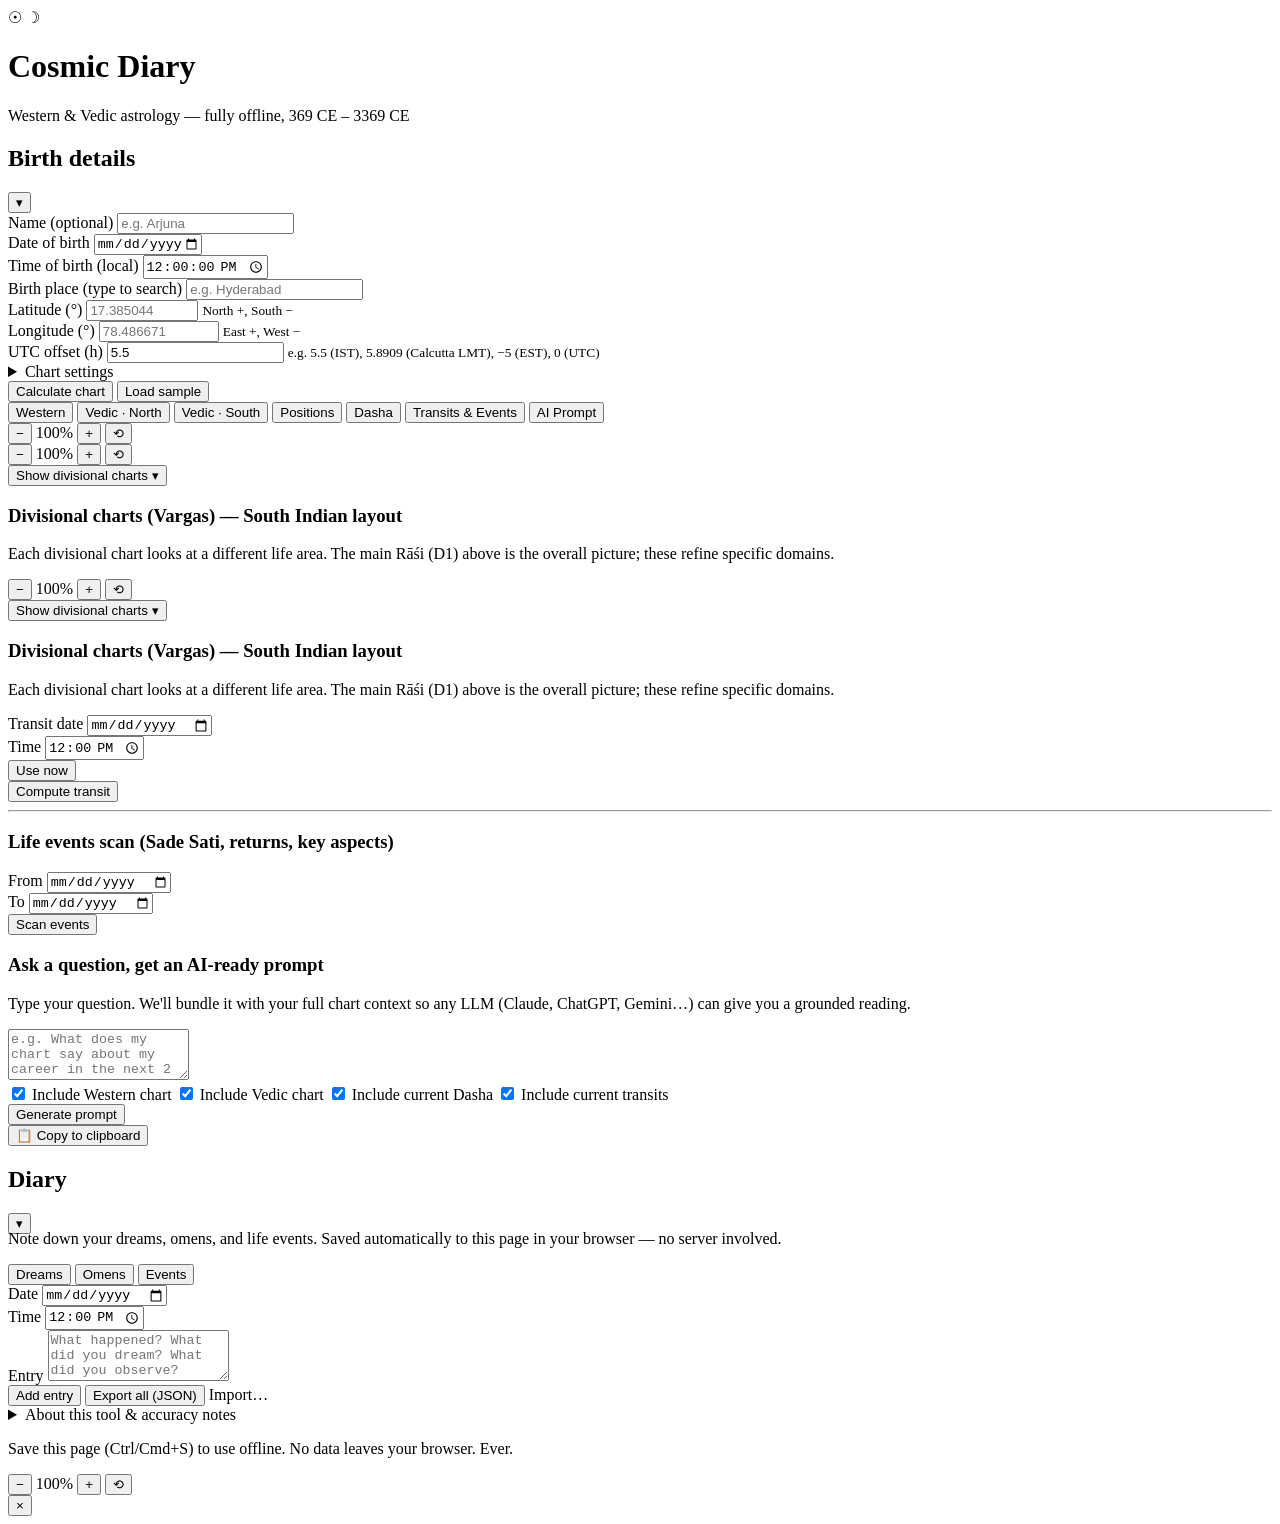
<file: src/shell.html>
<!DOCTYPE html>
<html lang="en">
<head>
<meta charset="UTF-8">
<meta name="viewport" content="width=device-width, initial-scale=1.0">
<meta name="description" content="Offline Western and Vedic astrology chart calculator with Vimshottari Dasha, transits, and AI prompt generator. Works in any browser without internet.">
<title>Cosmic Diary — Offline Western &amp; Vedic Astrology</title>
<style>
/*__CSS__*/
</style>
</head>
<body>
<div id="app">
  <header class="hero">
    <div class="hero-inner">
      <div class="logo">
        <span class="logo-glyph">☉</span>
        <span class="logo-glyph logo-moon">☽</span>
      </div>
      <h1>Cosmic Diary</h1>
      <p class="tagline">Western &amp; Vedic astrology — fully offline, 369 CE – 3369 CE</p>
    </div>
  </header>

  <main>
    <section class="card input-card" id="input-card">
      <div class="card-header">
        <h2>Birth details</h2>
        <button type="button" id="btn-toggle-input" class="btn-icon" title="Collapse / expand" aria-label="Collapse or expand birth details">▾</button>
      </div>
      <form id="birth-form" autocomplete="off">
        <div class="field">
          <label for="name">Name (optional)</label>
          <input type="text" id="name" placeholder="e.g. Arjuna">
        </div>

        <div class="field-row">
          <div class="field">
            <label for="dob">Date of birth</label>
            <input type="date" id="dob" required min="0369-01-01" max="3369-12-31">
          </div>
          <div class="field">
            <label for="tob">Time of birth (local)</label>
            <input type="time" id="tob" step="1" required value="12:00:00">
          </div>
        </div>

        <div class="field place-field">
          <label for="place-search">Birth place (type to search)</label>
          <input type="text" id="place-search" placeholder="e.g. Hyderabad" autocomplete="off">
          <div class="suggestions" id="place-suggestions" role="listbox"></div>
        </div>

        <div class="field-row">
          <div class="field">
            <label for="lat">Latitude (°)</label>
            <input type="number" id="lat" step="0.000001" min="-90" max="90" placeholder="17.385044" required>
            <small class="hint">North +, South −</small>
          </div>
          <div class="field">
            <label for="lon">Longitude (°)</label>
            <input type="number" id="lon" step="0.000001" min="-180" max="180" placeholder="78.486671" required>
            <small class="hint">East +, West −</small>
          </div>
          <div class="field">
            <label for="tz">UTC offset (h)</label>
            <input type="number" id="tz" step="any" min="-14" max="14" value="5.5" required>
            <small class="hint">e.g. 5.5 (IST), 5.8909 (Calcutta LMT), −5 (EST), 0 (UTC)</small>
          </div>
        </div>

        <details class="advanced">
          <summary>Chart settings</summary>
          <div class="field-row">
            <div class="field">
              <label for="ayanamsa">Ayanamsa</label>
              <select id="ayanamsa">
                <option value="lahiri">Lahiri (Chitrapaksha)</option>
                <option value="pushya">Pushya Paksha</option>
              </select>
            </div>
            <div class="field">
              <label for="house-system">Western houses</label>
              <select id="house-system">
                <option value="placidus">Placidus</option>
                <option value="whole-sign">Whole Sign</option>
                <option value="koch">Koch</option>
              </select>
            </div>
            <div class="field">
              <label for="node-type">Lunar node</label>
              <select id="node-type">
                <option value="mean">Mean Node</option>
                <option value="true">True Node</option>
              </select>
            </div>
          </div>
        </details>

        <div class="actions">
          <button type="submit" class="btn-primary">Calculate chart</button>
          <button type="button" id="btn-sample" class="btn-ghost">Load sample</button>
        </div>
      </form>
    </section>

    <section id="results" class="results hidden">
      <div class="summary" id="summary"></div>

      <nav class="tabs" role="tablist">
        <button class="tab-btn" data-tab="western" role="tab">Western</button>
        <button class="tab-btn" data-tab="vedic-n" role="tab">Vedic · North</button>
        <button class="tab-btn active" data-tab="vedic-s" role="tab">Vedic · South</button>
        <button class="tab-btn" data-tab="tables" role="tab">Positions</button>
        <button class="tab-btn" data-tab="dasha" role="tab">Dasha</button>
        <button class="tab-btn" data-tab="transits" role="tab">Transits &amp; Events</button>
        <button class="tab-btn" data-tab="prompt" role="tab">AI Prompt</button>
      </nav>

      <div class="tab-panels">
        <div class="tab-panel" id="panel-western">
          <div class="chart-toolbar">
            <div class="zoom-group" data-zoom-target="western-chart">
              <button type="button" class="btn-icon zoom-out" title="Zoom out">−</button>
              <span class="zoom-label">100%</span>
              <button type="button" class="btn-icon zoom-in" title="Zoom in">+</button>
              <button type="button" class="btn-icon zoom-reset" title="Reset zoom">⟲</button>
            </div>
          </div>
          <div class="chart-wrap" id="western-chart"></div>
          <div class="aspect-list" id="western-aspects"></div>
        </div>

        <div class="tab-panel" id="panel-vedic-n">
          <div class="chart-toolbar">
            <div class="zoom-group" data-zoom-target="vedic-n-chart">
              <button type="button" class="btn-icon zoom-out" title="Zoom out">−</button>
              <span class="zoom-label">100%</span>
              <button type="button" class="btn-icon zoom-in" title="Zoom in">+</button>
              <button type="button" class="btn-icon zoom-reset" title="Reset zoom">⟲</button>
            </div>
            <button type="button" id="btn-toggle-vargas-n" class="btn-ghost btn-small">Show divisional charts ▾</button>
          </div>
          <div class="chart-wrap" id="vedic-n-chart"></div>
          <div class="chart-meta" id="vedic-n-meta"></div>
          <div class="vargas-panel hidden" id="vargas-panel-n">
            <h3>Divisional charts (Vargas) — South Indian layout</h3>
            <p class="muted">Each divisional chart looks at a different life area. The main Rāśi (D1) above is the overall picture; these refine specific domains.</p>
            <div class="vargas-grid" id="vargas-grid-n"></div>
          </div>
        </div>

        <div class="tab-panel active" id="panel-vedic-s">
          <div class="chart-toolbar">
            <div class="zoom-group" data-zoom-target="vedic-s-chart">
              <button type="button" class="btn-icon zoom-out" title="Zoom out">−</button>
              <span class="zoom-label">100%</span>
              <button type="button" class="btn-icon zoom-in" title="Zoom in">+</button>
              <button type="button" class="btn-icon zoom-reset" title="Reset zoom">⟲</button>
            </div>
            <button type="button" id="btn-toggle-vargas-s" class="btn-ghost btn-small">Show divisional charts ▾</button>
          </div>
          <div class="chart-wrap" id="vedic-s-chart"></div>
          <div class="chart-meta" id="vedic-s-meta"></div>
          <div class="vargas-panel hidden" id="vargas-panel-s">
            <h3>Divisional charts (Vargas) — South Indian layout</h3>
            <p class="muted">Each divisional chart looks at a different life area. The main Rāśi (D1) above is the overall picture; these refine specific domains.</p>
            <div class="vargas-grid" id="vargas-grid-s"></div>
          </div>
        </div>

        <div class="tab-panel" id="panel-tables">
          <div id="positions-tables"></div>
        </div>

        <div class="tab-panel" id="panel-dasha">
          <div id="dasha-view"></div>
        </div>

        <div class="tab-panel" id="panel-transits">
          <div class="transit-controls">
            <div class="field-row">
              <div class="field">
                <label for="transit-date">Transit date</label>
                <input type="date" id="transit-date">
              </div>
              <div class="field">
                <label for="transit-time">Time</label>
                <input type="time" id="transit-time" value="12:00">
              </div>
              <div class="field" style="align-self:flex-end">
                <button type="button" id="btn-transit-now" class="btn-ghost">Use now</button>
              </div>
            </div>
            <button type="button" id="btn-compute-transit" class="btn-primary">Compute transit</button>
          </div>
          <div id="transit-view"></div>
          <hr class="divider">
          <h3>Life events scan (Sade Sati, returns, key aspects)</h3>
          <div class="field-row">
            <div class="field">
              <label for="scan-from">From</label>
              <input type="date" id="scan-from">
            </div>
            <div class="field">
              <label for="scan-to">To</label>
              <input type="date" id="scan-to">
            </div>
            <div class="field" style="align-self:flex-end">
              <button type="button" id="btn-scan" class="btn-primary">Scan events</button>
            </div>
          </div>
          <div id="events-view"></div>
        </div>

        <div class="tab-panel" id="panel-prompt">
          <h3>Ask a question, get an AI-ready prompt</h3>
          <p class="muted">Type your question. We'll bundle it with your full chart context so any LLM (Claude, ChatGPT, Gemini…) can give you a grounded reading.</p>
          <textarea id="user-question" rows="3" placeholder="e.g. What does my chart say about my career in the next 2 years?"></textarea>
          <div class="prompt-opts">
            <label><input type="checkbox" id="opt-western" checked> Include Western chart</label>
            <label><input type="checkbox" id="opt-vedic" checked> Include Vedic chart</label>
            <label><input type="checkbox" id="opt-dasha" checked> Include current Dasha</label>
            <label><input type="checkbox" id="opt-transits" checked> Include current transits</label>
          </div>
          <button type="button" id="btn-gen-prompt" class="btn-primary">Generate prompt</button>
          <div class="prompt-output-wrap hidden" id="prompt-output-wrap">
            <div class="prompt-actions">
              <button type="button" id="btn-copy-prompt" class="btn-ghost">📋 Copy to clipboard</button>
              <span class="prompt-chars" id="prompt-chars"></span>
            </div>
            <pre id="prompt-output"></pre>
          </div>
        </div>
      </div>
    </section>

    <section class="card diary-card">
      <div class="card-header">
        <h2>Diary</h2>
        <button type="button" id="btn-toggle-diary" class="btn-icon" title="Collapse / expand" aria-label="Collapse or expand diary">▾</button>
      </div>
      <p class="about-sub" style="margin-top:-4px;">Note down your dreams, omens, and life events. Saved automatically to this page in your browser — no server involved.</p>

      <nav class="diary-tabs" role="tablist">
        <button class="diary-tab active" data-diary-tab="dreams" role="tab">Dreams</button>
        <button class="diary-tab" data-diary-tab="omens" role="tab">Omens</button>
        <button class="diary-tab" data-diary-tab="events" role="tab">Events</button>
      </nav>

      <form id="diary-form" class="diary-form" autocomplete="off">
        <div class="field-row">
          <div class="field">
            <label for="diary-date">Date</label>
            <input type="date" id="diary-date" required>
          </div>
          <div class="field">
            <label for="diary-time">Time</label>
            <input type="time" id="diary-time" value="12:00">
          </div>
        </div>
        <div class="field">
          <label for="diary-text">Entry</label>
          <textarea id="diary-text" rows="3" placeholder="What happened? What did you dream? What did you observe?" required></textarea>
        </div>
        <div class="actions">
          <button type="submit" class="btn-primary">Add entry</button>
          <button type="button" id="btn-diary-export" class="btn-ghost">Export all (JSON)</button>
          <label class="btn-ghost diary-import-label">
            Import&hellip;
            <input type="file" id="diary-import" accept="application/json,.json" hidden>
          </label>
        </div>
      </form>

      <div class="diary-entries-wrap">
        <div id="diary-entries" class="diary-entries"></div>
      </div>
    </section>

    <section class="card info-card">
      <details>
        <summary>About this tool &amp; accuracy notes</summary>
        <p>This is a self-contained offline astrology calculator. All planetary positions are computed locally using truncated VSOP87 series (planets), a Meeus-style lunar theory (Moon), and Lahiri / Pushya Paksha ayanamsa formulas. No network calls are made after the file is loaded.</p>
        <ul>
          <li><strong>Range:</strong> 369 CE – 3369 CE (3000-year window, centered roughly on modern era)</li>
          <li><strong>Accuracy:</strong> Planet longitudes ≲ 1′ from ~1000 CE onward; degrades to a few arcminutes at the far extremes (369 CE, 3369 CE). Sun/Moon stays within arc-seconds. Fine for all astrological use.</li>
          <li><strong>Timezone:</strong> You must enter the correct UTC offset for the birth location &amp; era (including DST if applicable). For pre-1970 births in the US/Europe, double-check historical DST.</li>
          <li><strong>Ayanamsas:</strong> Lahiri (Chitrapaksha, official Indian) uses 23°51′11″ at J2000 inception with secular drift. Pushya Paksha uses the Pushyamī nakshatra midpoint.</li>
          <li><strong>Dasha:</strong> Vimshottari (120-year cycle) based on Moon's nakshatra.</li>
          <li><strong>Verify critical cases</strong> against Swiss Ephemeris-based tools (e.g. Jagannatha Hora, Astrodienst).</li>
        </ul>

        <h4 class="about-subhead">Knowledge links</h4>
        <p class="about-sub">Recommended external reading/viewing. URLs shown in full so you can inspect before clicking.</p>
        <ul class="knowledge-links">
          <li><span class="kl-label">Omens</span> &mdash; <a href="https://bit.ly/3NlKyM0" target="_blank" rel="noopener noreferrer">https://bit.ly/3NlKyM0</a></li>
          <li><span class="kl-label">Seed</span> &mdash; <a href="https://www.youtube.com/watch?v=EKoCH8HatvE" target="_blank" rel="noopener noreferrer">https://www.youtube.com/watch?v=EKoCH8HatvE</a></li>
          <li><span class="kl-label">Kalki</span> &mdash; <a href="https://bit.ly/4rpLNg7" target="_blank" rel="noopener noreferrer">https://bit.ly/4rpLNg7</a></li>
        </ul>

        <h4 class="about-subhead">File integrity &amp; tamper check</h4>
        <p class="about-sub">This page contains a SHA-256 checksum of its own embedded JavaScript. When the page loads, your browser recomputes the hash and verifies it matches. Any modification to the core logic will break the check.</p>
        <div id="integrity-status" class="integrity-status">Checking&hellip;</div>
        <details class="integrity-details">
          <summary>How to verify independently &amp; what this detects</summary>
          <p><strong>Automatic self-check (above):</strong> The browser runs <code>crypto.subtle.digest('SHA-256', ...)</code> over the embedded code and compares to a hash baked in at build time. ✓ means the code matches what was built; ⚠ means it has been modified since.</p>
          <p><strong>Independent verification (recommended):</strong> Note the hash shown above the first time you receive this file. Whenever you re-open or receive a copy from someone else, check that the hash displayed matches your original record. A tampered file with updated code <em>and</em> updated hash will still pass its self-check, but the hash value itself will differ from your record — which is exactly how tampering becomes visible.</p>
          <p><strong>External command-line verification of the whole file</strong> (strongest check; requires a known-good reference hash):</p>
          <ul>
            <li>Linux: <code>sha256sum Cosmic_Diary.html</code></li>
            <li>macOS: <code>shasum -a 256 Cosmic_Diary.html</code></li>
            <li>Windows (PowerShell): <code>Get-FileHash Cosmic_Diary.html -Algorithm SHA256</code></li>
          </ul>
        </details>
      </details>
    </section>
  </main>

  <footer>
    <p class="footer-tagline">Save this page (Ctrl/Cmd+S) to use offline. No data leaves your browser. Ever.</p>
  </footer>

  <!-- Chart zoom modal -->
  <div id="chart-modal" class="modal hidden" role="dialog" aria-modal="true" aria-labelledby="modal-title">
    <div class="modal-backdrop" id="modal-backdrop"></div>
    <div class="modal-content">
      <div class="modal-toolbar">
        <span class="modal-title" id="modal-title"></span>
        <div class="zoom-group" data-zoom-target="modal-chart">
          <button type="button" class="btn-icon zoom-out" title="Zoom out">−</button>
          <span class="zoom-label">100%</span>
          <button type="button" class="btn-icon zoom-in" title="Zoom in">+</button>
          <button type="button" class="btn-icon zoom-reset" title="Reset">⟲</button>
        </div>
        <button type="button" class="btn-icon modal-close" id="modal-close" title="Close" aria-label="Close">×</button>
      </div>
      <div class="modal-chart-wrap" id="modal-chart"></div>
    </div>
  </div>
</div>
<script id="app-bundle">
"use strict";
/*__INTEGRITY_START__*/
/*__JS__*/
/*__INTEGRITY_END__*/
</script>
<script>
"use strict";
// ------------------------------------------------------------------
// Integrity self-check — hashes the embedded JS bundle and compares
// to the SHA-256 baked in by the build step.
// ------------------------------------------------------------------
(async function runIntegrityCheck() {
  const EXPECTED_HASH = '__EXPECTED_HASH__';
  const START_MARKER  = '/*__INTEGRITY_START__*/';
  const END_MARKER    = '/*__INTEGRITY_END__*/';
  const statusEl = document.getElementById('integrity-status');
  if (!statusEl) return;
  function render(cls, html) {
    statusEl.className = 'integrity-status ' + cls;
    statusEl.innerHTML = html;
  }
  try {
    if (!window.crypto || !window.crypto.subtle || !window.TextEncoder) {
      render('integrity-unknown', '⚠ Integrity check unavailable — your browser lacks the Web Crypto API. Expected hash: <code>' + EXPECTED_HASH + '</code>');
      return;
    }
    const bundleEl = document.getElementById('app-bundle');
    if (!bundleEl) { render('integrity-fail', '⚠ Bundle element missing'); return; }
    const txt = bundleEl.textContent;
    const i1 = txt.indexOf(START_MARKER);
    const i2 = txt.indexOf(END_MARKER);
    if (i1 === -1 || i2 === -1 || i2 <= i1) {
      render('integrity-fail', '⚠ Integrity markers not found or misordered');
      return;
    }
    const payload = txt.substring(i1 + START_MARKER.length, i2);
    const buf = new TextEncoder().encode(payload);
    const hashBuf = await crypto.subtle.digest('SHA-256', buf);
    const hex = Array.from(new Uint8Array(hashBuf))
      .map(b => b.toString(16).padStart(2, '0')).join('');
    const match = hex === EXPECTED_HASH;
    if (match) {
      render('integrity-ok',
        '✓ <strong>Integrity verified.</strong> The embedded logic matches the hash baked in at build time.<br>' +
        '<span class="integrity-hash-label">SHA-256 of code bundle:</span> <code class="integrity-hash">' + hex + '</code>');
    } else {
      render('integrity-fail',
        '⚠ <strong>Integrity MISMATCH</strong> — the code has been modified since this file was built.<br>' +
        '<span class="integrity-hash-label">Expected:</span> <code>' + EXPECTED_HASH + '</code><br>' +
        '<span class="integrity-hash-label">Computed:</span> <code>' + hex + '</code>');
    }
  } catch (e) {
    render('integrity-fail', '⚠ Integrity check errored: ' + (e && e.message ? e.message : String(e)));
  }
})();
</script>
</body>
</html>
</file>
